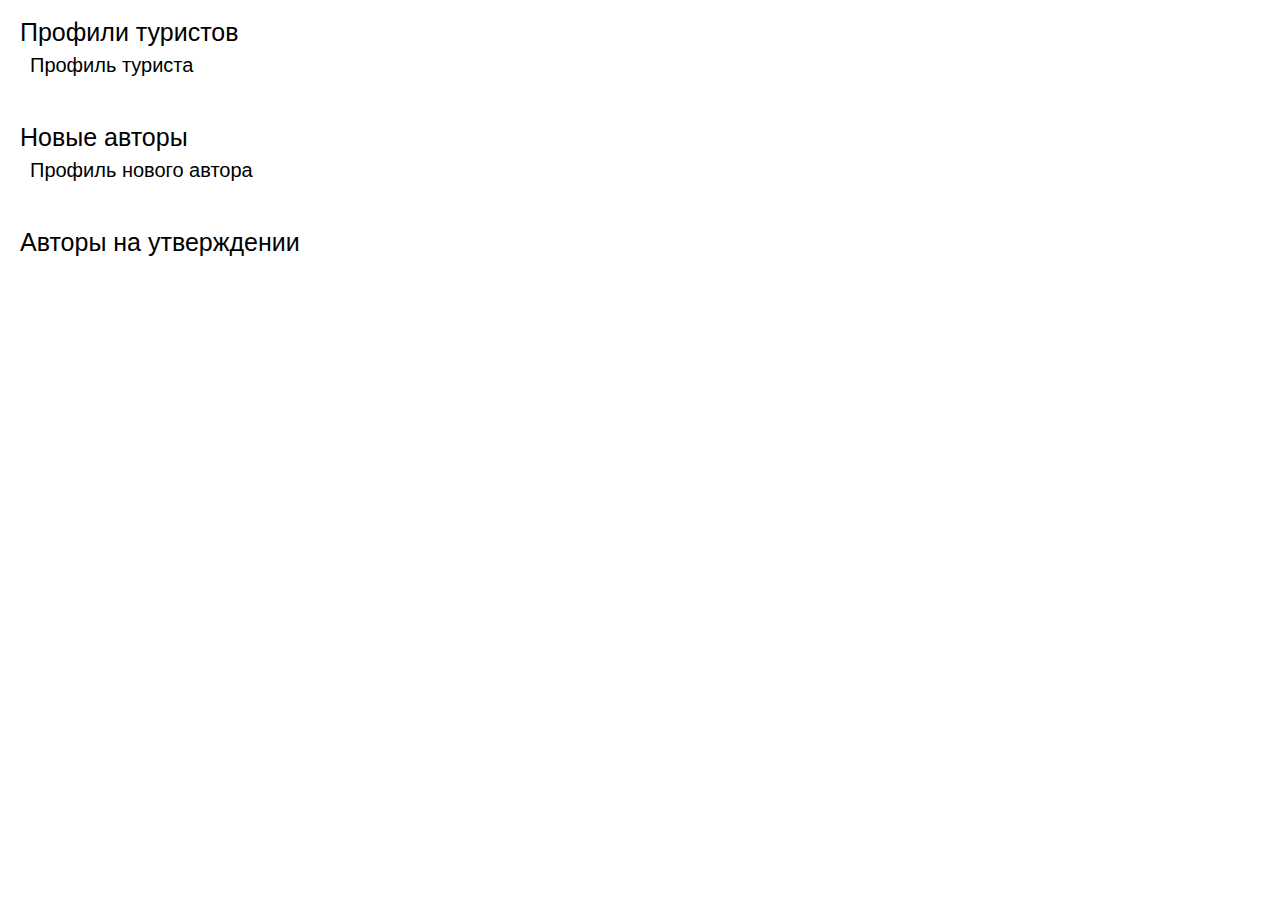
<file: index.html>
<!DOCTYPE html>
<html lang="en">

<head>
    <meta charset="UTF-8">
    <meta name="viewport" content="width=device-width, initial-scale=1.0">
    <title>Title</title>
    <link rel="stylesheet" href="css/styles.css">
</head>

<body>
    <div class="page_list">
        <div class="page_link_group">
            <div class="first_link"><a href="list_tourist.html">Профили туристов</a></div>
            <div class="sec_link"><a href="prof_tourist.html">Профиль туриста</a></div>
        </div>
        <div class="page_link_group">
            <div class="first_link"><a href="new_manufac.html">Новые авторы</a></div>
            <div class="sec_link"><a href="prof_new_author.html">Профиль нового автора</a>
            </div>
        </div>
        <div class="page_link_group">
            <div class="first_link"><a href="authors_on_approval.html">Авторы на утверждении</a></div>
        </div>
    </div>
</body>

</html>
</file>
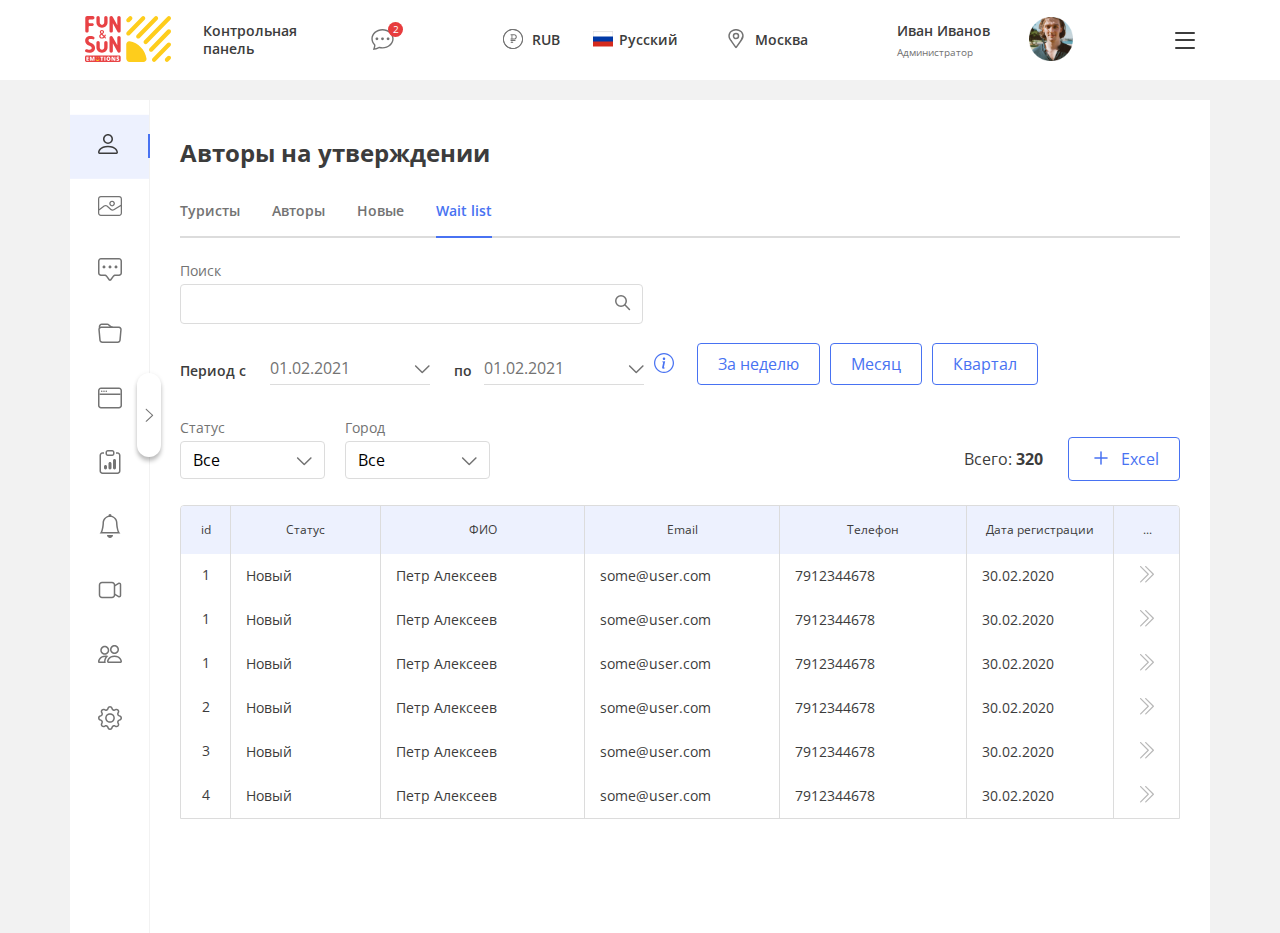
<file: authors_on_approval.html>
﻿<!DOCTYPE html>
<html lang="en">

<head>
	<meta charset="UTF-8">
	<meta name="viewport" content="width=device-width, initial-scale=1.0">
	<link rel="preconnect" href="https://fonts.gstatic.com">
	<link href="https://fonts.googleapis.com/css2?family=Open+Sans:wght@300;400;600;700;800&display=swap"
		rel="stylesheet">
	<link rel="stylesheet" href="css/styles.css">
	<title>Document</title>
</head>

<body>

	<div class="big_wrapper">
		<header class="header">
			<div class="wrapper">
				<div class="logo_n_title">
					<a href="#" class="logo">
						<img src="img/logo.svg" alt="">
					</a>
					<div class="header_title">Контрольная панель</div>
				</div>
				<div class="other">
					<div class="messege_block">
						<div class="icon">
							<img src="img/Chat_dots.svg" alt="">
						</div>
					</div>
					<div class="current_pos">
						<div class="currency">
							<div class="_drop_down_title">
								<div class="icon">
									<img src="img/russia-ruble_1.svg" alt="">
								</div>
								<div class="text">RUB</div>
							</div>
							<div class="drop_down_body">
								<div class="_drop_item">
									<div class="icon">
										<img src="img/russia-ruble_1.svg" alt="">
									</div>
									<div class="text">USD</div>
								</div>
								<div class="_drop_item">
									<div class="icon">
										<img src="img/russia-ruble_1.svg" alt="">
									</div>
									<div class="text">UAH</div>
								</div>
							</div>
						</div>
						<div class="lang">
							<div class="_drop_down_title">
								<div class="icon">
									<img src="img/flag.svg" alt="">
								</div>
								<div class="text">Русский</div>
							</div>
							<div class="drop_down_body">
								<div class="_drop_item">
									<div class="icon">
										<img src="img/flag.svg" alt="">
									</div>
									<div class="text">Беларускі</div>
								</div>
								<div class="_drop_item">
									<div class="icon">
										<img src="img/flag.svg" alt="">
									</div>
									<div class="text">Український</div>
								</div>
								<div class="_drop_item">
									<div class="icon">
										<img src="img/flag.svg" alt="">
									</div>
									<div class="text">Lietuvis</div>
								</div>
								<div class="_drop_item">
									<div class="icon">
										<img src="img/flag.svg" alt="">
									</div>
									<div class="text">Latvių</div>
								</div>
								<div class="_drop_item">
									<div class="icon">
										<img src="img/flag.svg" alt="">
									</div>
									<div class="text">Eestlane</div>
								</div>
							</div>
						</div>
						<div class="position">
							<div class="_drop_down_title">
								<div class="icon">
									<img src="img/location.svg" alt="">
								</div>
								<div class="text">Москва</div>
							</div>
						</div>
					</div>
					<div class="user_options">
						<div class="username">
							<div class="name">Иван Иванов</div>
							<div class="role">Администратор</div>
						</div>

						<div class="avatar">
							<img src="img/avatar.png" alt="">
						</div>
						<div class="burger_cont">
							<div class="burger">
								<div class="burger_bef"></div>
								<div class="burger_mid"></div>
								<div class="burger_af"></div>
							</div>
						</div>
					</div>
				</div>
			</div>
		</header>
		<main class="main">
			<div class="wrapper">
				<div class="sidebar_menu_cont  _active">
					<div class="sidebar_menu">
						<div class="sidebar_item">
							<div class="side_bar_title drop_down_title">
								<div class="icon"><img src="img/sidebar/sidebar_icon_1.svg" alt=""></div>
								<div class="text">Пользователи</div>
								<div class="arrow">
									<svg width="16" height="9" viewBox="0 0 16 9" fill="none"
										xmlns="http://www.w3.org/2000/svg">
										<path fill-rule="evenodd" clip-rule="evenodd"
											d="M0.598148 8.59289C0.667816 8.66274 0.75058 8.71815 0.841697 8.75596C0.932815 8.79377 1.0305 8.81323 1.12915 8.81323C1.2278 8.81323 1.32548 8.79377 1.4166 8.75596C1.50772 8.71815 1.59048 8.66274 1.66015 8.59289L7.75047 2.50107L13.8408 8.59289C13.9816 8.73372 14.1726 8.81284 14.3718 8.81284C14.571 8.81284 14.762 8.73372 14.9028 8.59289C15.0436 8.45206 15.1227 8.26106 15.1227 8.06189C15.1227 7.86273 15.0436 7.67172 14.9028 7.53089L8.28147 0.909572C8.2118 0.839727 8.12904 0.784313 8.03792 0.746503C7.9468 0.708694 7.84912 0.689231 7.75047 0.689231C7.65182 0.689231 7.55414 0.708694 7.46302 0.746503C7.3719 0.784313 7.28914 0.839727 7.21947 0.909571L0.598148 7.53089C0.528303 7.60056 0.472889 7.68332 0.435079 7.77444C0.397269 7.86556 0.377808 7.96324 0.377808 8.06189C0.377808 8.16054 0.397269 8.25822 0.435079 8.34934C0.472889 8.44046 0.528303 8.52322 0.598148 8.59289Z"
											fill="#3C3C3C" />
									</svg>
								</div>
							</div>
							<div class="drop_down_body">
								<div class="menu_lvl_2_link _drop_item"><a href="#">Туристы</a></div>
								<div class="menu_lvl_2_link _drop_item"><a href="#">Поставщики</a></div>
								<div class="menu_lvl_2_link _drop_item"><a href="#">Новые</a></div>
								<div class="menu_lvl_2_link _drop_item"><a href="#">На утверждении</a></div>
							</div>
						</div>
						<div class="sidebar_item">
							<div class="side_bar_title drop_down_title">
								<div class="icon"><img src="img/sidebar/sidebar_icon_2.svg" alt=""></div>
								<div class="text">Впечатления</div>
								<div class="arrow">
									<svg width="16" height="9" viewBox="0 0 16 9" fill="none"
										xmlns="http://www.w3.org/2000/svg">
										<path fill-rule="evenodd" clip-rule="evenodd"
											d="M0.598148 8.59289C0.667816 8.66274 0.75058 8.71815 0.841697 8.75596C0.932815 8.79377 1.0305 8.81323 1.12915 8.81323C1.2278 8.81323 1.32548 8.79377 1.4166 8.75596C1.50772 8.71815 1.59048 8.66274 1.66015 8.59289L7.75047 2.50107L13.8408 8.59289C13.9816 8.73372 14.1726 8.81284 14.3718 8.81284C14.571 8.81284 14.762 8.73372 14.9028 8.59289C15.0436 8.45206 15.1227 8.26106 15.1227 8.06189C15.1227 7.86273 15.0436 7.67172 14.9028 7.53089L8.28147 0.909572C8.2118 0.839727 8.12904 0.784313 8.03792 0.746503C7.9468 0.708694 7.84912 0.689231 7.75047 0.689231C7.65182 0.689231 7.55414 0.708694 7.46302 0.746503C7.3719 0.784313 7.28914 0.839727 7.21947 0.909571L0.598148 7.53089C0.528303 7.60056 0.472889 7.68332 0.435079 7.77444C0.397269 7.86556 0.377808 7.96324 0.377808 8.06189C0.377808 8.16054 0.397269 8.25822 0.435079 8.34934C0.472889 8.44046 0.528303 8.52322 0.598148 8.59289Z"
											fill="#3C3C3C" />
									</svg>
								</div>
							</div>
							<div class="drop_down_body">
								<div class="menu_lvl_2_link _drop_item"><a href="#">Туристы</a></div>
								<div class="menu_lvl_2_link _drop_item"><a href="#">Поставщики</a></div>
								<div class="menu_lvl_2_link _drop_item"><a href="#">Новые</a></div>
								<div class="menu_lvl_2_link _drop_item"><a href="#">На утверждении</a></div>
							</div>
						</div>
						<div class="sidebar_item">
							<div class="side_bar_title drop_down_title">
								<div class="icon"><img src="img/sidebar/sidebar_icon_3.svg" alt=""></div>
								<div class="text">Отзывы</div>
								<div class="arrow">
									<svg width="16" height="9" viewBox="0 0 16 9" fill="none"
										xmlns="http://www.w3.org/2000/svg">
										<path fill-rule="evenodd" clip-rule="evenodd"
											d="M0.598148 8.59289C0.667816 8.66274 0.75058 8.71815 0.841697 8.75596C0.932815 8.79377 1.0305 8.81323 1.12915 8.81323C1.2278 8.81323 1.32548 8.79377 1.4166 8.75596C1.50772 8.71815 1.59048 8.66274 1.66015 8.59289L7.75047 2.50107L13.8408 8.59289C13.9816 8.73372 14.1726 8.81284 14.3718 8.81284C14.571 8.81284 14.762 8.73372 14.9028 8.59289C15.0436 8.45206 15.1227 8.26106 15.1227 8.06189C15.1227 7.86273 15.0436 7.67172 14.9028 7.53089L8.28147 0.909572C8.2118 0.839727 8.12904 0.784313 8.03792 0.746503C7.9468 0.708694 7.84912 0.689231 7.75047 0.689231C7.65182 0.689231 7.55414 0.708694 7.46302 0.746503C7.3719 0.784313 7.28914 0.839727 7.21947 0.909571L0.598148 7.53089C0.528303 7.60056 0.472889 7.68332 0.435079 7.77444C0.397269 7.86556 0.377808 7.96324 0.377808 8.06189C0.377808 8.16054 0.397269 8.25822 0.435079 8.34934C0.472889 8.44046 0.528303 8.52322 0.598148 8.59289Z"
											fill="#3C3C3C" />
									</svg>
								</div>
							</div>
							<div class="drop_down_body">
								<div class="menu_lvl_2_link _drop_item"><a href="#">Туристы</a></div>
								<div class="menu_lvl_2_link _drop_item"><a href="#">Поставщики</a></div>
								<div class="menu_lvl_2_link _drop_item"><a href="#">Новые</a></div>
								<div class="menu_lvl_2_link _drop_item"><a href="#">На утверждении</a></div>
							</div>
						</div>
						<div class="sidebar_item">
							<div class="side_bar_title drop_down_title">
								<div class="icon"><img src="img/sidebar/sidebar_icon_4.svg" alt=""></div>
								<div class="text">Биллинг</div>
								<div class="arrow">
									<svg width="16" height="9" viewBox="0 0 16 9" fill="none"
										xmlns="http://www.w3.org/2000/svg">
										<path fill-rule="evenodd" clip-rule="evenodd"
											d="M0.598148 8.59289C0.667816 8.66274 0.75058 8.71815 0.841697 8.75596C0.932815 8.79377 1.0305 8.81323 1.12915 8.81323C1.2278 8.81323 1.32548 8.79377 1.4166 8.75596C1.50772 8.71815 1.59048 8.66274 1.66015 8.59289L7.75047 2.50107L13.8408 8.59289C13.9816 8.73372 14.1726 8.81284 14.3718 8.81284C14.571 8.81284 14.762 8.73372 14.9028 8.59289C15.0436 8.45206 15.1227 8.26106 15.1227 8.06189C15.1227 7.86273 15.0436 7.67172 14.9028 7.53089L8.28147 0.909572C8.2118 0.839727 8.12904 0.784313 8.03792 0.746503C7.9468 0.708694 7.84912 0.689231 7.75047 0.689231C7.65182 0.689231 7.55414 0.708694 7.46302 0.746503C7.3719 0.784313 7.28914 0.839727 7.21947 0.909571L0.598148 7.53089C0.528303 7.60056 0.472889 7.68332 0.435079 7.77444C0.397269 7.86556 0.377808 7.96324 0.377808 8.06189C0.377808 8.16054 0.397269 8.25822 0.435079 8.34934C0.472889 8.44046 0.528303 8.52322 0.598148 8.59289Z"
											fill="#3C3C3C" />
									</svg>
								</div>
							</div>
							<div class="drop_down_body">
								<div class="menu_lvl_2_link _drop_item"><a href="#">Туристы</a></div>
								<div class="menu_lvl_2_link _drop_item"><a href="#">Поставщики</a></div>
								<div class="menu_lvl_2_link _drop_item"><a href="#">Новые</a></div>
								<div class="menu_lvl_2_link _drop_item"><a href="#">На утверждении</a></div>
							</div>
						</div>
						<div class="sidebar_item">
							<div class="side_bar_title drop_down_title">
								<div class="icon"><img src="img/sidebar/sidebar_icon_5.svg" alt=""></div>
								<div class="text">Управление Web</div>
								<div class="arrow">
									<svg width="16" height="9" viewBox="0 0 16 9" fill="none"
										xmlns="http://www.w3.org/2000/svg">
										<path fill-rule="evenodd" clip-rule="evenodd"
											d="M0.598148 8.59289C0.667816 8.66274 0.75058 8.71815 0.841697 8.75596C0.932815 8.79377 1.0305 8.81323 1.12915 8.81323C1.2278 8.81323 1.32548 8.79377 1.4166 8.75596C1.50772 8.71815 1.59048 8.66274 1.66015 8.59289L7.75047 2.50107L13.8408 8.59289C13.9816 8.73372 14.1726 8.81284 14.3718 8.81284C14.571 8.81284 14.762 8.73372 14.9028 8.59289C15.0436 8.45206 15.1227 8.26106 15.1227 8.06189C15.1227 7.86273 15.0436 7.67172 14.9028 7.53089L8.28147 0.909572C8.2118 0.839727 8.12904 0.784313 8.03792 0.746503C7.9468 0.708694 7.84912 0.689231 7.75047 0.689231C7.65182 0.689231 7.55414 0.708694 7.46302 0.746503C7.3719 0.784313 7.28914 0.839727 7.21947 0.909571L0.598148 7.53089C0.528303 7.60056 0.472889 7.68332 0.435079 7.77444C0.397269 7.86556 0.377808 7.96324 0.377808 8.06189C0.377808 8.16054 0.397269 8.25822 0.435079 8.34934C0.472889 8.44046 0.528303 8.52322 0.598148 8.59289Z"
											fill="#3C3C3C" />
									</svg>
								</div>
							</div>
							<div class="drop_down_body">
								<div class="menu_lvl_2_link _drop_item"><a href="#">Туристы</a></div>
								<div class="menu_lvl_2_link _drop_item"><a href="#">Поставщики</a></div>
								<div class="menu_lvl_2_link _drop_item"><a href="#">Новые</a></div>
								<div class="menu_lvl_2_link _drop_item"><a href="#">На утверждении</a></div>
							</div>
						</div>
						<div class="sidebar_item">
							<div class="side_bar_title drop_down_title">
								<div class="icon"><img src="img/sidebar/sidebar_icon_6.svg" alt=""></div>
								<div class="text">Аналитика</div>
								<div class="arrow">
									<svg width="16" height="9" viewBox="0 0 16 9" fill="none"
										xmlns="http://www.w3.org/2000/svg">
										<path fill-rule="evenodd" clip-rule="evenodd"
											d="M0.598148 8.59289C0.667816 8.66274 0.75058 8.71815 0.841697 8.75596C0.932815 8.79377 1.0305 8.81323 1.12915 8.81323C1.2278 8.81323 1.32548 8.79377 1.4166 8.75596C1.50772 8.71815 1.59048 8.66274 1.66015 8.59289L7.75047 2.50107L13.8408 8.59289C13.9816 8.73372 14.1726 8.81284 14.3718 8.81284C14.571 8.81284 14.762 8.73372 14.9028 8.59289C15.0436 8.45206 15.1227 8.26106 15.1227 8.06189C15.1227 7.86273 15.0436 7.67172 14.9028 7.53089L8.28147 0.909572C8.2118 0.839727 8.12904 0.784313 8.03792 0.746503C7.9468 0.708694 7.84912 0.689231 7.75047 0.689231C7.65182 0.689231 7.55414 0.708694 7.46302 0.746503C7.3719 0.784313 7.28914 0.839727 7.21947 0.909571L0.598148 7.53089C0.528303 7.60056 0.472889 7.68332 0.435079 7.77444C0.397269 7.86556 0.377808 7.96324 0.377808 8.06189C0.377808 8.16054 0.397269 8.25822 0.435079 8.34934C0.472889 8.44046 0.528303 8.52322 0.598148 8.59289Z"
											fill="#3C3C3C" />
									</svg>
								</div>
							</div>
							<div class="drop_down_body">
								<div class="menu_lvl_2_link _drop_item"><a href="#">Туристы</a></div>
								<div class="menu_lvl_2_link _drop_item"><a href="#">Поставщики</a></div>
								<div class="menu_lvl_2_link _drop_item"><a href="#">Новые</a></div>
								<div class="menu_lvl_2_link _drop_item"><a href="#">На утверждении</a></div>
							</div>
						</div>

						<div class="sidebar_item">
							<div class="side_bar_title drop_down_title">
								<div class="icon"><img src="img/sidebar/sidebar_icon_7.svg" alt=""></div>
								<div class="text">Уведомления</div>
								<div class="arrow">
									<svg width="16" height="9" viewBox="0 0 16 9" fill="none"
										xmlns="http://www.w3.org/2000/svg">
										<path fill-rule="evenodd" clip-rule="evenodd"
											d="M0.598148 8.59289C0.667816 8.66274 0.75058 8.71815 0.841697 8.75596C0.932815 8.79377 1.0305 8.81323 1.12915 8.81323C1.2278 8.81323 1.32548 8.79377 1.4166 8.75596C1.50772 8.71815 1.59048 8.66274 1.66015 8.59289L7.75047 2.50107L13.8408 8.59289C13.9816 8.73372 14.1726 8.81284 14.3718 8.81284C14.571 8.81284 14.762 8.73372 14.9028 8.59289C15.0436 8.45206 15.1227 8.26106 15.1227 8.06189C15.1227 7.86273 15.0436 7.67172 14.9028 7.53089L8.28147 0.909572C8.2118 0.839727 8.12904 0.784313 8.03792 0.746503C7.9468 0.708694 7.84912 0.689231 7.75047 0.689231C7.65182 0.689231 7.55414 0.708694 7.46302 0.746503C7.3719 0.784313 7.28914 0.839727 7.21947 0.909571L0.598148 7.53089C0.528303 7.60056 0.472889 7.68332 0.435079 7.77444C0.397269 7.86556 0.377808 7.96324 0.377808 8.06189C0.377808 8.16054 0.397269 8.25822 0.435079 8.34934C0.472889 8.44046 0.528303 8.52322 0.598148 8.59289Z"
											fill="#3C3C3C" />
									</svg>
								</div>
							</div>
							<div class="drop_down_body">
								<div class="menu_lvl_2_link _drop_item"><a href="#">Туристы</a></div>
								<div class="menu_lvl_2_link _drop_item"><a href="#">Поставщики</a></div>
								<div class="menu_lvl_2_link _drop_item"><a href="#">Новые</a></div>
								<div class="menu_lvl_2_link _drop_item"><a href="#">На утверждении</a></div>
							</div>
						</div>
						<div class="sidebar_item">
							<div class="side_bar_title drop_down_title">
								<div class="icon"><img src="img/sidebar/sidebar_icon_8.svg" alt=""></div>
								<div class="text">Реклама</div>
								<div class="arrow">
									<svg width="16" height="9" viewBox="0 0 16 9" fill="none"
										xmlns="http://www.w3.org/2000/svg">
										<path fill-rule="evenodd" clip-rule="evenodd"
											d="M0.598148 8.59289C0.667816 8.66274 0.75058 8.71815 0.841697 8.75596C0.932815 8.79377 1.0305 8.81323 1.12915 8.81323C1.2278 8.81323 1.32548 8.79377 1.4166 8.75596C1.50772 8.71815 1.59048 8.66274 1.66015 8.59289L7.75047 2.50107L13.8408 8.59289C13.9816 8.73372 14.1726 8.81284 14.3718 8.81284C14.571 8.81284 14.762 8.73372 14.9028 8.59289C15.0436 8.45206 15.1227 8.26106 15.1227 8.06189C15.1227 7.86273 15.0436 7.67172 14.9028 7.53089L8.28147 0.909572C8.2118 0.839727 8.12904 0.784313 8.03792 0.746503C7.9468 0.708694 7.84912 0.689231 7.75047 0.689231C7.65182 0.689231 7.55414 0.708694 7.46302 0.746503C7.3719 0.784313 7.28914 0.839727 7.21947 0.909571L0.598148 7.53089C0.528303 7.60056 0.472889 7.68332 0.435079 7.77444C0.397269 7.86556 0.377808 7.96324 0.377808 8.06189C0.377808 8.16054 0.397269 8.25822 0.435079 8.34934C0.472889 8.44046 0.528303 8.52322 0.598148 8.59289Z"
											fill="#3C3C3C" />
									</svg>
								</div>
							</div>
							<div class="drop_down_body">
								<div class="menu_lvl_2_link _drop_item"><a href="#">Туристы</a></div>
								<div class="menu_lvl_2_link _drop_item"><a href="#">Поставщики</a></div>
								<div class="menu_lvl_2_link _drop_item"><a href="#">Новые</a></div>
								<div class="menu_lvl_2_link _drop_item"><a href="#">На утверждении</a></div>
							</div>
						</div>
						<div class="sidebar_item">
							<div class="side_bar_title drop_down_title">
								<div class="icon"><img src="img/sidebar/sidebar_icon_9.svg" alt=""></div>
								<div class="text">Перонал</div>
								<div class="arrow">
									<svg width="16" height="9" viewBox="0 0 16 9" fill="none"
										xmlns="http://www.w3.org/2000/svg">
										<path fill-rule="evenodd" clip-rule="evenodd"
											d="M0.598148 8.59289C0.667816 8.66274 0.75058 8.71815 0.841697 8.75596C0.932815 8.79377 1.0305 8.81323 1.12915 8.81323C1.2278 8.81323 1.32548 8.79377 1.4166 8.75596C1.50772 8.71815 1.59048 8.66274 1.66015 8.59289L7.75047 2.50107L13.8408 8.59289C13.9816 8.73372 14.1726 8.81284 14.3718 8.81284C14.571 8.81284 14.762 8.73372 14.9028 8.59289C15.0436 8.45206 15.1227 8.26106 15.1227 8.06189C15.1227 7.86273 15.0436 7.67172 14.9028 7.53089L8.28147 0.909572C8.2118 0.839727 8.12904 0.784313 8.03792 0.746503C7.9468 0.708694 7.84912 0.689231 7.75047 0.689231C7.65182 0.689231 7.55414 0.708694 7.46302 0.746503C7.3719 0.784313 7.28914 0.839727 7.21947 0.909571L0.598148 7.53089C0.528303 7.60056 0.472889 7.68332 0.435079 7.77444C0.397269 7.86556 0.377808 7.96324 0.377808 8.06189C0.377808 8.16054 0.397269 8.25822 0.435079 8.34934C0.472889 8.44046 0.528303 8.52322 0.598148 8.59289Z"
											fill="#3C3C3C" />
									</svg>
								</div>
							</div>
							<div class="drop_down_body">
								<div class="menu_lvl_2_link _drop_item"><a href="#">Туристы</a></div>
								<div class="menu_lvl_2_link _drop_item"><a href="#">Поставщики</a></div>
								<div class="menu_lvl_2_link _drop_item"><a href="#">Новые</a></div>
								<div class="menu_lvl_2_link _drop_item"><a href="#">На утверждении</a></div>
							</div>
						</div>
						<div class="sidebar_item">
							<div class="side_bar_title drop_down_title">
								<div class="icon"><img src="img/sidebar/sidebar_icon_10.svg" alt=""></div>
								<div class="text">Настройки</div>
								<div class="arrow">
									<svg width="16" height="9" viewBox="0 0 16 9" fill="none"
										xmlns="http://www.w3.org/2000/svg">
										<path fill-rule="evenodd" clip-rule="evenodd"
											d="M0.598148 8.59289C0.667816 8.66274 0.75058 8.71815 0.841697 8.75596C0.932815 8.79377 1.0305 8.81323 1.12915 8.81323C1.2278 8.81323 1.32548 8.79377 1.4166 8.75596C1.50772 8.71815 1.59048 8.66274 1.66015 8.59289L7.75047 2.50107L13.8408 8.59289C13.9816 8.73372 14.1726 8.81284 14.3718 8.81284C14.571 8.81284 14.762 8.73372 14.9028 8.59289C15.0436 8.45206 15.1227 8.26106 15.1227 8.06189C15.1227 7.86273 15.0436 7.67172 14.9028 7.53089L8.28147 0.909572C8.2118 0.839727 8.12904 0.784313 8.03792 0.746503C7.9468 0.708694 7.84912 0.689231 7.75047 0.689231C7.65182 0.689231 7.55414 0.708694 7.46302 0.746503C7.3719 0.784313 7.28914 0.839727 7.21947 0.909571L0.598148 7.53089C0.528303 7.60056 0.472889 7.68332 0.435079 7.77444C0.397269 7.86556 0.377808 7.96324 0.377808 8.06189C0.377808 8.16054 0.397269 8.25822 0.435079 8.34934C0.472889 8.44046 0.528303 8.52322 0.598148 8.59289Z"
											fill="#3C3C3C" />
									</svg>
								</div>
							</div>
							<div class="drop_down_body">
								<div class="menu_lvl_2_link _drop_item"><a href="#">Туристы</a></div>
								<div class="menu_lvl_2_link _drop_item"><a href="#">Поставщики</a></div>
								<div class="menu_lvl_2_link _drop_item"><a href="#">Новые</a></div>
								<div class="menu_lvl_2_link _drop_item"><a href="#">На утверждении</a></div>
							</div>
						</div>
						<div class="sidebar_arrow _active" id="sidebar_arrow">
							<img src="img/sidebar/side_bar_arrow.svg" alt="">
						</div>
					</div>
				</div>
				<div class="sidebar_arrow" id="sidebar_arrow_2">
					<img src="img/sidebar/side_bar_arrow.svg" alt="">
				</div>
				<div class="main_content_box">
					<h1 class="page_title">Авторы на утверждении</h1>
					<div class="tabs_header">
						<div class="tab_link ">Туристы</div>
						<div class="tab_link">Авторы</div>
						<div class="tab_link ">Новые</div>
						<div class="tab_link _active">Wait list</div>
					</div>
					<div class="tabs_body_content">
						<div class="tab_body">
							<div class="first_search_row">
								<div class="search_title">Поиск</div>
								<div class="search_row">
									<input type="text" placeholder="">
									<div class="icon">
										<img src="img/search_icon.svg" alt="">
									</div>
								</div>
							</div>
							<div class="calendar_search_row">
								<div class="calendar_container">
									<div class="calendar_item _calendar_cont">
										<div class="item_title">Период с</div>
										<div class="drop_dowm_list">
											<div class="datepicker">
												<div class="text">01.02.2021</div>
												<div class="arrow">
													<img src="img/arrow_down.svg" alt="">
												</div>
											</div>
											<div class="calendar">
												<div class="calendar_header">
													<div class="calendar_title">Выберите период</div>
													<div class="buttons">
														<div class="button">За неделю</div>
														<div class="button">Месяц</div>
														<div class="button">Квартал</div>
													</div>
												</div>
												<div class="calendar_main_cont">
													<div class="caelndar_arrow _prev">
														<img src="img/calendar_arrow.svg" alt="">
													</div>
													<div class="calendar_mounth">
														<div class="mounth_header">
															<div class="mounth_name">Январь</div>
															<div class="year">2021</div>
															<div class="arrows_cont">
																<div class="upper"></div>
																<div class="lower"></div>
															</div>
														</div>
														<div class="mounth_body">
															<div class="week_days">
																<div class="name_item">пн</div>
																<div class="name_item">вт</div>
																<div class="name_item">ср</div>
																<div class="name_item">чт</div>
																<div class="name_item">пт</div>
																<div class="name_item">сб</div>
																<div class="name_item">вс</div>
															</div>
															<div class="numbers_body">
																<div class="number_item"></div>
																<div class="number_item"></div>
																<div class="number_item"></div>
																<div class="number_item"></div>
																<div class="number_item">1</div>
																<div class="number_item">2</div>
																<div class="number_item">3</div>
																<div class="number_item">4</div>
																<div class="number_item">5</div>
																<div class="number_item">6</div>
																<div class="number_item">7</div>
																<div class="number_item">8</div>
																<div class="number_item">9</div>
																<div class="number_item">10</div>
																<div class="number_item">11</div>
																<div class="number_item">12</div>
																<div class="number_item">13</div>
																<div class="number_item">14</div>
																<div class="number_item">15</div>
																<div class="number_item">16</div>
																<div class="number_item">17</div>
																<div class="number_item">18</div>
																<div class="number_item">19</div>
																<div class="number_item">20</div>
																<div class="number_item">21</div>
																<div class="number_item">22</div>
																<div class="number_item">23</div>
																<div class="number_item">24</div>
																<div class="number_item">25</div>
																<div class="number_item">26</div>
																<div class="number_item">27</div>
																<div class="number_item">28</div>
																<div class="number_item">29</div>
																<div class="number_item">30</div>
																<div class="number_item">31</div>
																<div class="number_item"></div>
																<div class="number_item"></div>
																<div class="number_item"></div>
																<div class="number_item"></div>
																<div class="number_item"></div>
																<div class="number_item"></div>
																<div class="number_item"></div>
															</div>
														</div>
													</div>
													<div class="calendar_mounth">
														<div class="mounth_header">
															<div class="mounth_name">Февраль</div>
															<div class="year">2021</div>
															<div class="arrows_cont">
																<div class="upper"></div>
																<div class="lower"></div>
															</div>
														</div>
														<div class="mounth_body">
															<div class="week_days">
																<div class="name_item">пн</div>
																<div class="name_item">вт</div>
																<div class="name_item">ср</div>
																<div class="name_item">чт</div>
																<div class="name_item">пт</div>
																<div class="name_item">сб</div>
																<div class="name_item">вс</div>
															</div>
															<div class="numbers_body">

																<div class="number_item">1</div>
																<div class="number_item">2</div>
																<div class="number_item">3</div>
																<div class="number_item">4</div>
																<div class="number_item">5</div>
																<div class="number_item">6</div>
																<div class="number_item">7</div>
																<div class="number_item">8</div>
																<div class="number_item">9</div>
																<div class="number_item">10</div>
																<div class="number_item">11</div>
																<div class="number_item">12</div>
																<div class="number_item">13</div>
																<div class="number_item">14</div>
																<div class="number_item">15</div>
																<div class="number_item">16</div>
																<div class="number_item">17</div>
																<div class="number_item">18</div>
																<div class="number_item">19</div>
																<div class="number_item">20</div>
																<div class="number_item">21</div>
																<div class="number_item">22</div>
																<div class="number_item">23</div>
																<div class="number_item">24</div>
																<div class="number_item">25</div>
																<div class="number_item">26</div>
																<div class="number_item">27</div>
																<div class="number_item">28</div>
																<div class="number_item"></div>
																<div class="number_item"></div>
																<div class="number_item"></div>
																<div class="number_item"></div>
																<div class="number_item"></div>
																<div class="number_item"></div>
																<div class="number_item"></div>
																<div class="number_item"></div>
																<div class="number_item"></div>
																<div class="number_item"></div>
																<div class="number_item"></div>
																<div class="number_item"></div>
																<div class="number_item"></div>
																<div class="number_item"></div>
															</div>
														</div>
													</div>
													<div class="caelndar_arrow _next">
														<img src="img/calendar_arrow.svg" alt="">
													</div>
												</div>
											</div>
										</div>
									</div>
									<div class="calendar_item">
										<div class="item_title">по</div>
										<div class="drop_dowm_list">
											<div class="datepicker">
												<div class="text">01.02.2021</div>
												<div class="arrow">
													<img src="img/arrow_down.svg" alt="">
												</div>
											</div>

										</div>
									</div>
								</div>
								<div class="info_container">
									<div class="icon_cont">
										<img src="img/info_icon.svg" alt="">
									</div>
									<div class="buttons">
										<div class="button">За неделю</div>
										<div class="button">Месяц</div>
										<div class="button">Квартал</div>
									</div>
								</div>
							</div>
							<div class="tourist_table">
								<div class="table_header">
									<div class="filter_cont">
										<div class="filter_item">
											<div class="item_title">Статус</div>
											<div class="drop_down_list">
												<div class="_drop_down_title">
													<div class="text">Все</div>
													<div class="arrow">
														<img src="img/arrow_down.svg" alt="">
													</div>
												</div>
												<div class="drop_down_body">
													<div class="_drop_item">Все</div>
													<div class="_drop_item">Все</div>
													<div class="_drop_item">Все</div>
													<div class="_drop_item">Все</div>
												</div>
											</div>
										</div>
										<div class="filter_item">
											<div class="item_title">Город</div>
											<div class="drop_down_list">
												<div class="_drop_down_title">
													<div class="text">Все</div>
													<div class="arrow">
														<img src="img/arrow_down.svg" alt="">
													</div>
												</div>
												<div class="drop_down_body">
													<div class="_drop_item">Все</div>
													<div class="_drop_item">Все</div>
													<div class="_drop_item">Все</div>
													<div class="_drop_item">Все</div>
												</div>
											</div>
										</div>
									</div>
									<div class="excel_cont">
										<div class="all">
											Всего: <b>320</b>
										</div>
										<div class="excel_btn">
											<div class="icon">
												<img src="img/Plus.svg" alt="">
											</div>
											<div class="text">Excel</div>
										</div>
									</div>
								</div>
								<div class="main_table _authors_on_approval">
									<div class="table_info_header">
										<div class="table_item">id</div>
										<div class="table_item">Статус</div>
										<div class="table_item">ФИО</div>
										<div class="table_item">Email</div>
										<div class="table_item">Телефон</div>
										<div class="table_item">Дата регистрации</div>
										<div class="table_item">...</div>
									</div>
									<div class="table_body">
										<div class="table_row">
											<div class="table_item">1</div>
											<div class="table_item">Новый</div>
											<div class="table_item">Петр Алексеев</div>
											<div class="table_item">some@user.com</div>
											<div class="table_item">7912344678</div>
											<div class="table_item">30.02.2020</div>
											<div class="table_item">
												<img src="img/double_arrow.svg" alt="">
											</div>
										</div>
										<div class="table_row">
											<div class="table_item">1</div>
											<div class="table_item">Новый</div>
											<div class="table_item">Петр Алексеев</div>
											<div class="table_item">some@user.com</div>
											<div class="table_item">7912344678</div>
											<div class="table_item">30.02.2020</div>
											<div class="table_item">
												<img src="img/double_arrow.svg" alt="">
											</div>
										</div>
										<div class="table_row">
											<div class="table_item">1</div>
											<div class="table_item">Новый</div>
											<div class="table_item">Петр Алексеев</div>
											<div class="table_item">some@user.com</div>
											<div class="table_item">7912344678</div>
											<div class="table_item">30.02.2020</div>
											<div class="table_item">
												<img src="img/double_arrow.svg" alt="">
											</div>
										</div>
										<div class="table_row">
											<div class="table_item">2</div>
											<div class="table_item">Новый</div>
											<div class="table_item">Петр Алексеев</div>
											<div class="table_item">some@user.com</div>
											<div class="table_item">7912344678</div>
											<div class="table_item">30.02.2020</div>
											<div class="table_item">
												<img src="img/double_arrow.svg" alt="">
											</div>
										</div>
										<div class="table_row">
											<div class="table_item">3</div>
											<div class="table_item">Новый</div>
											<div class="table_item">Петр Алексеев</div>
											<div class="table_item">some@user.com</div>
											<div class="table_item">7912344678</div>
											<div class="table_item">30.02.2020</div>
											<div class="table_item">
												<img src="img/double_arrow.svg" alt="">
											</div>
										</div>
										<div class="table_row">
											<div class="table_item">4</div>
											<div class="table_item">Новый</div>
											<div class="table_item">Петр Алексеев</div>
											<div class="table_item">some@user.com</div>
											<div class="table_item">7912344678</div>
											<div class="table_item">30.02.2020</div>
											<div class="table_item">
												<img src="img/double_arrow.svg" alt="">
											</div>
										</div>

									</div>
								</div>
							</div>
						</div>

					</div>
				</div>
			</div>
		</main>
		<div class="calendar_black"></div>
	</div>


	<script src="scripts/jquery-3.5.1.min.js"></script>
	<script src="scripts/scripts.js"></script>
</body>

</html>
</file>
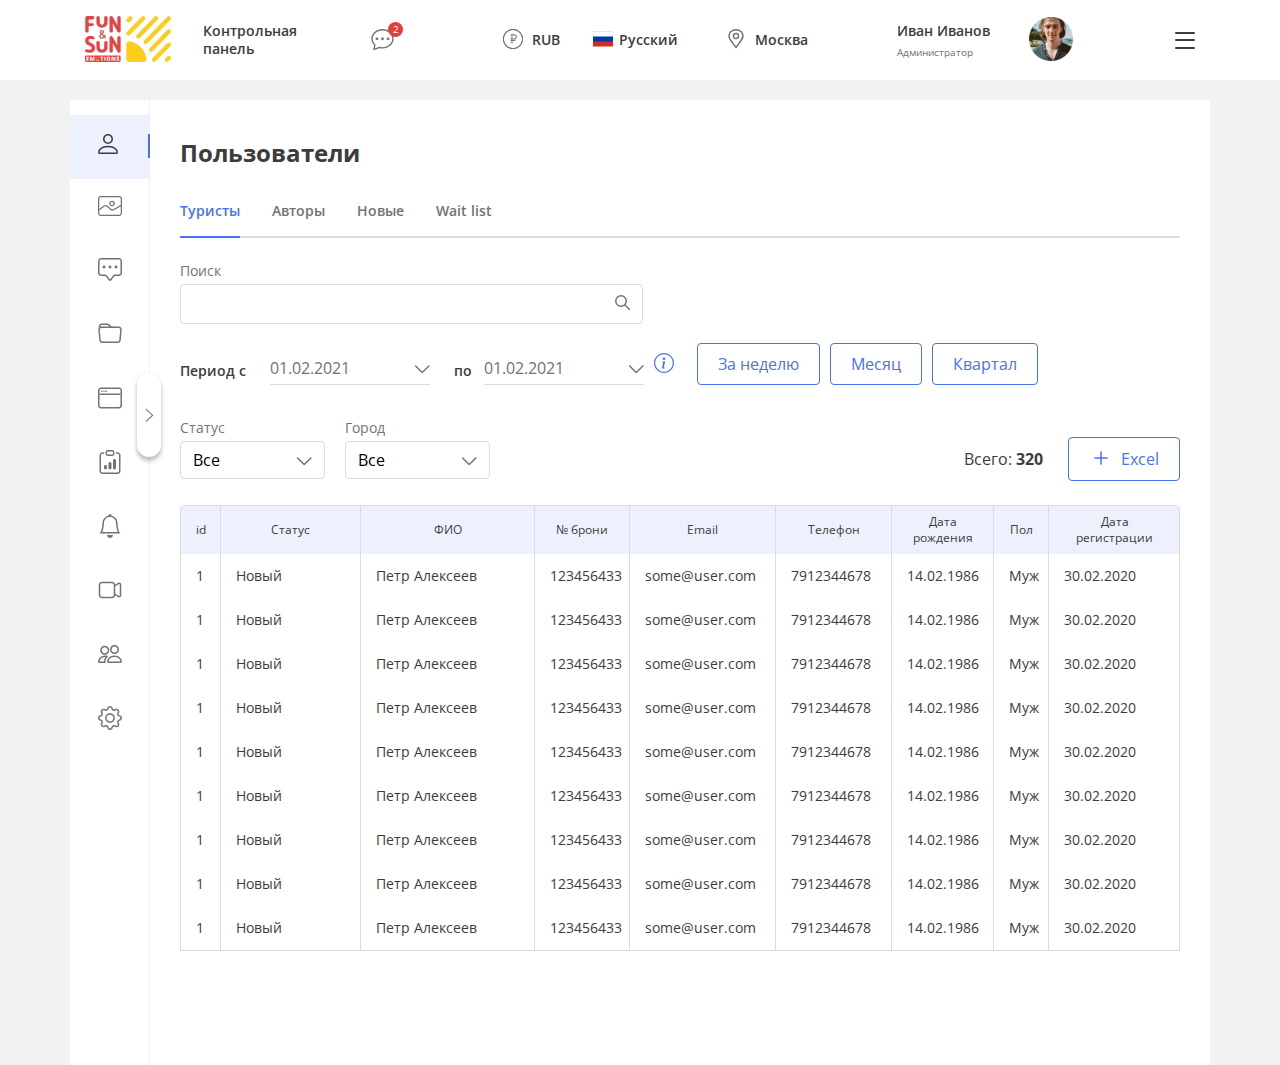
<file: list_tourist.html>
﻿<!DOCTYPE html>
<html lang="en">

<head>
	<meta charset="UTF-8">
	<meta name="viewport" content="width=device-width, initial-scale=1.0">
	<link rel="preconnect" href="https://fonts.gstatic.com">
	<link href="https://fonts.googleapis.com/css2?family=Open+Sans:wght@300;400;600;700;800&display=swap"
		rel="stylesheet">
	<link rel="stylesheet" href="css/styles.css">

	<title>Document</title>
</head>

<body>

	<div class="big_wrapper">
		<header class="header">
			<div class="wrapper">
				<div class="logo_n_title">
					<a href="#" class="logo">
						<img src="img/logo.svg" alt="">
					</a>
					<div class="header_title">Контрольная панель</div>
				</div>
				<div class="other">
					<div class="messege_block">
						<div class="icon">
							<img src="img/Chat_dots.svg" alt="">
						</div>
					</div>
					<div class="current_pos">
						<div class="currency">
							<div class="_drop_down_title">
								<div class="icon">
									<img src="img/russia-ruble_1.svg" alt="">
								</div>
								<div class="text">RUB</div>
							</div>
							<div class="drop_down_body">
								<div class="_drop_item">
									<div class="icon">
										<img src="img/russia-ruble_1.svg" alt="">
									</div>
									<div class="text">USD</div>
								</div>
								<div class="_drop_item">
									<div class="icon">
										<img src="img/russia-ruble_1.svg" alt="">
									</div>
									<div class="text">UAH</div>
								</div>
							</div>
						</div>
						<div class="lang">
							<div class="_drop_down_title">
								<div class="icon">
									<img src="img/flag.svg" alt="">
								</div>
								<div class="text">Русский</div>
							</div>
							<div class="drop_down_body">
								<div class="_drop_item">
									<div class="icon">
										<img src="img/flag.svg" alt="">
									</div>
									<div class="text">Беларускі</div>
								</div>
								<div class="_drop_item">
									<div class="icon">
										<img src="img/flag.svg" alt="">
									</div>
									<div class="text">Український</div>
								</div>
								<div class="_drop_item">
									<div class="icon">
										<img src="img/flag.svg" alt="">
									</div>
									<div class="text">Lietuvis</div>
								</div>
								<div class="_drop_item">
									<div class="icon">
										<img src="img/flag.svg" alt="">
									</div>
									<div class="text">Latvių</div>
								</div>
								<div class="_drop_item">
									<div class="icon">
										<img src="img/flag.svg" alt="">
									</div>
									<div class="text">Eestlane</div>
								</div>
							</div>
						</div>
						<div class="position">
							<div class="_drop_down_title">
								<div class="icon">
									<img src="img/location.svg" alt="">
								</div>
								<div class="text">Москва</div>
							</div>
						</div>
					</div>
					<div class="user_options">
						<div class="username">
							<div class="name">Иван Иванов</div>
							<div class="role">Администратор</div>
						</div>

						<div class="avatar">
							<img src="img/avatar.png" alt="">
						</div>
						<div class="burger_cont">
							<div class="burger">
								<div class="burger_bef"></div>
								<div class="burger_mid"></div>
								<div class="burger_af"></div>
							</div>
						</div>
					</div>
				</div>
			</div>
		</header>
		<main class="main">
			<div class="wrapper">
				<div class="sidebar_menu_cont  _active">
					<div class="sidebar_menu">
						<div class="sidebar_item">
							<div class="side_bar_title drop_down_title">
								<div class="icon"><img src="img/sidebar/sidebar_icon_1.svg" alt=""></div>
								<div class="text">Пользователи</div>
							</div>
							<div class="drop_down_body">
								<div class="menu_lvl_2_link _drop_item"><a href="#">Туристы</a></div>
								<div class="menu_lvl_2_link _drop_item"><a href="#">Поставщики</a></div>
								<div class="menu_lvl_2_link _drop_item"><a href="#">Новые</a></div>
								<div class="menu_lvl_2_link _drop_item"><a href="#">На утверждении</a></div>
							</div>
						</div>
						<div class="sidebar_item">
							<div class="side_bar_title drop_down_title">
								<div class="icon"><img src="img/sidebar/sidebar_icon_2.svg" alt=""></div>
								<div class="text">Впечатления</div>
							</div>
							<div class="drop_down_body">
								<div class="menu_lvl_2_link _drop_item"><a href="#">Туристы</a></div>
								<div class="menu_lvl_2_link _drop_item"><a href="#">Поставщики</a></div>
								<div class="menu_lvl_2_link _drop_item"><a href="#">Новые</a></div>
								<div class="menu_lvl_2_link _drop_item"><a href="#">На утверждении</a></div>
							</div>
						</div>
						<div class="sidebar_item">
							<div class="side_bar_title drop_down_title">
								<div class="icon"><img src="img/sidebar/sidebar_icon_3.svg" alt=""></div>
								<div class="text">Отзывы</div>
							</div>
							<div class="drop_down_body">
								<div class="menu_lvl_2_link _drop_item"><a href="#">Туристы</a></div>
								<div class="menu_lvl_2_link _drop_item"><a href="#">Поставщики</a></div>
								<div class="menu_lvl_2_link _drop_item"><a href="#">Новые</a></div>
								<div class="menu_lvl_2_link _drop_item"><a href="#">На утверждении</a></div>
							</div>
						</div>
						<div class="sidebar_item">
							<div class="side_bar_title drop_down_title">
								<div class="icon"><img src="img/sidebar/sidebar_icon_4.svg" alt=""></div>
								<div class="text">Биллинг</div>
							</div>
							<div class="drop_down_body">
								<div class="menu_lvl_2_link _drop_item"><a href="#">Туристы</a></div>
								<div class="menu_lvl_2_link _drop_item"><a href="#">Поставщики</a></div>
								<div class="menu_lvl_2_link _drop_item"><a href="#">Новые</a></div>
								<div class="menu_lvl_2_link _drop_item"><a href="#">На утверждении</a></div>
							</div>
						</div>
						<div class="sidebar_item">
							<div class="side_bar_title drop_down_title">
								<div class="icon"><img src="img/sidebar/sidebar_icon_5.svg" alt=""></div>
								<div class="text">Управление Web</div>
							</div>
							<div class="drop_down_body">
								<div class="menu_lvl_2_link _drop_item"><a href="#">Туристы</a></div>
								<div class="menu_lvl_2_link _drop_item"><a href="#">Поставщики</a></div>
								<div class="menu_lvl_2_link _drop_item"><a href="#">Новые</a></div>
								<div class="menu_lvl_2_link _drop_item"><a href="#">На утверждении</a></div>
							</div>
						</div>
						<div class="sidebar_item">
							<div class="side_bar_title drop_down_title">
								<div class="icon"><img src="img/sidebar/sidebar_icon_6.svg" alt=""></div>
								<div class="text">Аналитика</div>
							</div>
							<div class="drop_down_body">
								<div class="menu_lvl_2_link _drop_item"><a href="#">Туристы</a></div>
								<div class="menu_lvl_2_link _drop_item"><a href="#">Поставщики</a></div>
								<div class="menu_lvl_2_link _drop_item"><a href="#">Новые</a></div>
								<div class="menu_lvl_2_link _drop_item"><a href="#">На утверждении</a></div>
							</div>
						</div>

						<div class="sidebar_item">
							<div class="side_bar_title drop_down_title">
								<div class="icon"><img src="img/sidebar/sidebar_icon_7.svg" alt=""></div>
								<div class="text">Уведомления</div>
							</div>
							<div class="drop_down_body">
								<div class="menu_lvl_2_link _drop_item"><a href="#">Туристы</a></div>
								<div class="menu_lvl_2_link _drop_item"><a href="#">Поставщики</a></div>
								<div class="menu_lvl_2_link _drop_item"><a href="#">Новые</a></div>
								<div class="menu_lvl_2_link _drop_item"><a href="#">На утверждении</a></div>
							</div>
						</div>
						<div class="sidebar_item">
							<div class="side_bar_title drop_down_title">
								<div class="icon"><img src="img/sidebar/sidebar_icon_8.svg" alt=""></div>
								<div class="text">Реклама</div>
							</div>
							<div class="drop_down_body">
								<div class="menu_lvl_2_link _drop_item"><a href="#">Туристы</a></div>
								<div class="menu_lvl_2_link _drop_item"><a href="#">Поставщики</a></div>
								<div class="menu_lvl_2_link _drop_item"><a href="#">Новые</a></div>
								<div class="menu_lvl_2_link _drop_item"><a href="#">На утверждении</a></div>
							</div>
						</div>
						<div class="sidebar_item">
							<div class="side_bar_title drop_down_title">
								<div class="icon"><img src="img/sidebar/sidebar_icon_9.svg" alt=""></div>
								<div class="text">Перонал</div>
							</div>
							<div class="drop_down_body">
								<div class="menu_lvl_2_link _drop_item"><a href="#">Туристы</a></div>
								<div class="menu_lvl_2_link _drop_item"><a href="#">Поставщики</a></div>
								<div class="menu_lvl_2_link _drop_item"><a href="#">Новые</a></div>
								<div class="menu_lvl_2_link _drop_item"><a href="#">На утверждении</a></div>
							</div>
						</div>
						<div class="sidebar_item">
							<div class="side_bar_title drop_down_title">
								<div class="icon"><img src="img/sidebar/sidebar_icon_10.svg" alt=""></div>
								<div class="text">Настройки</div>
							</div>
							<div class="drop_down_body">
								<div class="menu_lvl_2_link _drop_item"><a href="#">Туристы</a></div>
								<div class="menu_lvl_2_link _drop_item"><a href="#">Поставщики</a></div>
								<div class="menu_lvl_2_link _drop_item"><a href="#">Новые</a></div>
								<div class="menu_lvl_2_link _drop_item"><a href="#">На утверждении</a></div>
							</div>
						</div>
						<div class="sidebar_arrow _active" id="sidebar_arrow">
							<img src="img/sidebar/side_bar_arrow.svg" alt="">
						</div>
					</div>
				</div>
				<div class="sidebar_arrow" id="sidebar_arrow_2">
					<img src="img/sidebar/side_bar_arrow.svg" alt="">
				</div>
				<div class="main_content_box">
					<h1 class="page_title">Пользователи</h1>
					<div class="tabs_header">
						<div class="tab_link _active">Туристы</div>
						<div class="tab_link">Авторы</div>
						<div class="tab_link">Новые</div>
						<div class="tab_link">Wait list</div>
					</div>
					<div class="tabs_body_content">
						<div class="tab_body">
							<div class="first_search_row">
								<div class="search_title">Поиск</div>
								<div class="search_row">
									<input type="text" placeholder="">
									<div class="icon">
										<img src="img/search_icon.svg" alt="">
									</div>
								</div>
							</div>
							<div class="calendar_search_row">
								<div class="calendar_container">
									<div class="calendar_item">
										<div class="item_title">Период с</div>
										<div class="drop_dowm_list _calendar_cont">
											<div class=" datepicker">
												<div class="text">01.02.2021</div>
												<div class="arrow">
													<img src="img/arrow_down.svg" alt="">
												</div>
											</div>
											<div class="calendar">
												<div class="calendar_header">
													<div class="calendar_title">Выберите период</div>
													<div class="buttons">
														<div class="button">За неделю</div>
														<div class="button">Месяц</div>
														<div class="button">Квартал</div>
													</div>
												</div>
												<div class="calendar_main_cont">
													<div class="caelndar_arrow _prev">
														<img src="img/calendar_arrow.svg" alt="">
													</div>
													<div class="calendar_mounth">
														<div class="mounth_header">
															<div class="mounth_name">Январь</div>
															<div class="year">2021</div>
															<div class="arrows_cont">
																<div class="upper"></div>
																<div class="lower"></div>
															</div>
														</div>
														<div class="mounth_body">
															<div class="week_days">
																<div class="name_item">пн</div>
																<div class="name_item">вт</div>
																<div class="name_item">ср</div>
																<div class="name_item">чт</div>
																<div class="name_item">пт</div>
																<div class="name_item">сб</div>
																<div class="name_item">вс</div>
															</div>
															<div class="numbers_body">
																<div class="number_item"></div>
																<div class="number_item"></div>
																<div class="number_item"></div>
																<div class="number_item"></div>
																<div class="number_item">1</div>
																<div class="number_item">2</div>
																<div class="number_item">3</div>
																<div class="number_item">4</div>
																<div class="number_item">5</div>
																<div class="number_item">6</div>
																<div class="number_item">7</div>
																<div class="number_item">8</div>
																<div class="number_item">9</div>
																<div class="number_item">10</div>
																<div class="number_item">11</div>
																<div class="number_item">12</div>
																<div class="number_item">13</div>
																<div class="number_item">14</div>
																<div class="number_item">15</div>
																<div class="number_item">16</div>
																<div class="number_item">17</div>
																<div class="number_item">18</div>
																<div class="number_item">19</div>
																<div class="number_item">20</div>
																<div class="number_item">21</div>
																<div class="number_item">22</div>
																<div class="number_item">23</div>
																<div class="number_item">24</div>
																<div class="number_item">25</div>
																<div class="number_item">26</div>
																<div class="number_item">27</div>
																<div class="number_item">28</div>
																<div class="number_item">29</div>
																<div class="number_item">30</div>
																<div class="number_item">31</div>
																<div class="number_item"></div>
																<div class="number_item"></div>
																<div class="number_item"></div>
																<div class="number_item"></div>
																<div class="number_item"></div>
																<div class="number_item"></div>
																<div class="number_item"></div>
															</div>
														</div>
													</div>
													<div class="calendar_mounth">
														<div class="mounth_header">
															<div class="mounth_name">Февраль</div>
															<div class="year">2021</div>
															<div class="arrows_cont">
																<div class="upper"></div>
																<div class="lower"></div>
															</div>
														</div>
														<div class="mounth_body">
															<div class="week_days">
																<div class="name_item">пн</div>
																<div class="name_item">вт</div>
																<div class="name_item">ср</div>
																<div class="name_item">чт</div>
																<div class="name_item">пт</div>
																<div class="name_item">сб</div>
																<div class="name_item">вс</div>
															</div>
															<div class="numbers_body">

																<div class="number_item">1</div>
																<div class="number_item">2</div>
																<div class="number_item">3</div>
																<div class="number_item">4</div>
																<div class="number_item">5</div>
																<div class="number_item">6</div>
																<div class="number_item">7</div>
																<div class="number_item">8</div>
																<div class="number_item">9</div>
																<div class="number_item">10</div>
																<div class="number_item">11</div>
																<div class="number_item">12</div>
																<div class="number_item">13</div>
																<div class="number_item">14</div>
																<div class="number_item">15</div>
																<div class="number_item">16</div>
																<div class="number_item">17</div>
																<div class="number_item">18</div>
																<div class="number_item">19</div>
																<div class="number_item">20</div>
																<div class="number_item">21</div>
																<div class="number_item">22</div>
																<div class="number_item">23</div>
																<div class="number_item">24</div>
																<div class="number_item">25</div>
																<div class="number_item">26</div>
																<div class="number_item">27</div>
																<div class="number_item">28</div>
																<div class="number_item"></div>
																<div class="number_item"></div>
																<div class="number_item"></div>
																<div class="number_item"></div>
																<div class="number_item"></div>
																<div class="number_item"></div>
																<div class="number_item"></div>
																<div class="number_item"></div>
																<div class="number_item"></div>
																<div class="number_item"></div>
																<div class="number_item"></div>
																<div class="number_item"></div>
																<div class="number_item"></div>
																<div class="number_item"></div>
															</div>
														</div>
													</div>
													<div class="caelndar_arrow _next">
														<img src="img/calendar_arrow.svg" alt="">
													</div>
												</div>
											</div>
										</div>
									</div>
									<div class="calendar_item">
										<div class="item_title">по</div>
										<div class="drop_dowm_list">
											<div class=" datepicker">
												<div class="text">01.02.2021</div>
												<div class="arrow">
													<img src="img/arrow_down.svg" alt="">
												</div>
											</div>

										</div>
									</div>
								</div>
								<div class="info_container">
									<div class="icon_cont">
										<img src="img/info_icon.svg" alt="">
									</div>
									<div class="buttons">
										<div class="button">За неделю</div>
										<div class="button">Месяц</div>
										<div class="button">Квартал</div>
									</div>
								</div>
							</div>
							<div class="tourist_table">
								<div class="table_header">
									<div class="filter_cont">
										<div class="filter_item">
											<div class="item_title">Статус</div>
											<div class="drop_down_list">
												<div class="_drop_down_title">
													<div class="text">Все</div>
													<div class="arrow">
														<img src="img/arrow_down.svg" alt="">
													</div>
												</div>
												<div class="drop_down_body">
													<div class="_drop_item">Все</div>
													<div class="_drop_item">Все</div>
													<div class="_drop_item">Все</div>
													<div class="_drop_item">Все</div>
												</div>
											</div>
										</div>
										<div class="filter_item">
											<div class="item_title">Город</div>
											<div class="drop_down_list">
												<div class="_drop_down_title">
													<div class="text">Все</div>
													<div class="arrow">
														<img src="img/arrow_down.svg" alt="">
													</div>
												</div>
												<div class="drop_down_body">
													<div class="_drop_item">Все</div>
													<div class="_drop_item">Все</div>
													<div class="_drop_item">Все</div>
													<div class="_drop_item">Все</div>
												</div>
											</div>
										</div>
									</div>
									<div class="excel_cont">
										<div class="all">
											Всего: <b>320</b>
										</div>
										<div class="excel_btn">
											<div class="icon">
												<img src="img/Plus.svg" alt="">
											</div>
											<div class="text">Excel</div>
										</div>
									</div>
								</div>
								<div class="main_table">
									<div class="table_info_header">
										<div class="table_item">id</div>
										<div class="table_item">Статус</div>
										<div class="table_item">ФИО</div>
										<div class="table_item">№ брони</div>
										<div class="table_item">Email</div>
										<div class="table_item">Телефон</div>
										<div class="table_item">Дата рождения</div>
										<div class="table_item">Пол</div>
										<div class="table_item">Дата регистрации</div>
									</div>
									<div class="table_body">
										<div class="table_row">
											<div class="table_item">1</div>
											<div class="table_item">Новый</div>
											<div class="table_item">Петр Алексеев</div>
											<div class="table_item">123456433</div>
											<div class="table_item">some@user.com</div>
											<div class="table_item">7912344678</div>
											<div class="table_item">14.02.1986</div>
											<div class="table_item">Муж</div>
											<div class="table_item">30.02.2020</div>
										</div>
										<div class="table_row">
											<div class="table_item">1</div>
											<div class="table_item">Новый</div>
											<div class="table_item">Петр Алексеев</div>
											<div class="table_item">123456433</div>
											<div class="table_item">some@user.com</div>
											<div class="table_item">7912344678</div>
											<div class="table_item">14.02.1986</div>
											<div class="table_item">Муж</div>
											<div class="table_item">30.02.2020</div>
										</div>
										<div class="table_row">
											<div class="table_item">1</div>
											<div class="table_item">Новый</div>
											<div class="table_item">Петр Алексеев</div>
											<div class="table_item">123456433</div>
											<div class="table_item">some@user.com</div>
											<div class="table_item">7912344678</div>
											<div class="table_item">14.02.1986</div>
											<div class="table_item">Муж</div>
											<div class="table_item">30.02.2020</div>
										</div>
										<div class="table_row">
											<div class="table_item">1</div>
											<div class="table_item">Новый</div>
											<div class="table_item">Петр Алексеев</div>
											<div class="table_item">123456433</div>
											<div class="table_item">some@user.com</div>
											<div class="table_item">7912344678</div>
											<div class="table_item">14.02.1986</div>
											<div class="table_item">Муж</div>
											<div class="table_item">30.02.2020</div>
										</div>
										<div class="table_row">
											<div class="table_item">1</div>
											<div class="table_item">Новый</div>
											<div class="table_item">Петр Алексеев</div>
											<div class="table_item">123456433</div>
											<div class="table_item">some@user.com</div>
											<div class="table_item">7912344678</div>
											<div class="table_item">14.02.1986</div>
											<div class="table_item">Муж</div>
											<div class="table_item">30.02.2020</div>
										</div>
										<div class="table_row">
											<div class="table_item">1</div>
											<div class="table_item">Новый</div>
											<div class="table_item">Петр Алексеев</div>
											<div class="table_item">123456433</div>
											<div class="table_item">some@user.com</div>
											<div class="table_item">7912344678</div>
											<div class="table_item">14.02.1986</div>
											<div class="table_item">Муж</div>
											<div class="table_item">30.02.2020</div>
										</div>
										<div class="table_row">
											<div class="table_item">1</div>
											<div class="table_item">Новый</div>
											<div class="table_item">Петр Алексеев</div>
											<div class="table_item">123456433</div>
											<div class="table_item">some@user.com</div>
											<div class="table_item">7912344678</div>
											<div class="table_item">14.02.1986</div>
											<div class="table_item">Муж</div>
											<div class="table_item">30.02.2020</div>
										</div>
										<div class="table_row">
											<div class="table_item">1</div>
											<div class="table_item">Новый</div>
											<div class="table_item">Петр Алексеев</div>
											<div class="table_item">123456433</div>
											<div class="table_item">some@user.com</div>
											<div class="table_item">7912344678</div>
											<div class="table_item">14.02.1986</div>
											<div class="table_item">Муж</div>
											<div class="table_item">30.02.2020</div>
										</div>

										<div class="table_row">
											<div class="table_item">1</div>
											<div class="table_item">Новый</div>
											<div class="table_item">Петр Алексеев</div>
											<div class="table_item">123456433</div>
											<div class="table_item">some@user.com</div>
											<div class="table_item">7912344678</div>
											<div class="table_item">14.02.1986</div>
											<div class="table_item">Муж</div>
											<div class="table_item">30.02.2020</div>
										</div>
									</div>
								</div>
							</div>
						</div>

					</div>
				</div>
			</div>
		</main>
		<div class="calendar_black"></div>
	</div>


	<script src="scripts/jquery-3.5.1.min.js"></script>
	<script src="scripts/scripts.js"></script>
</body>

</html>
</file>
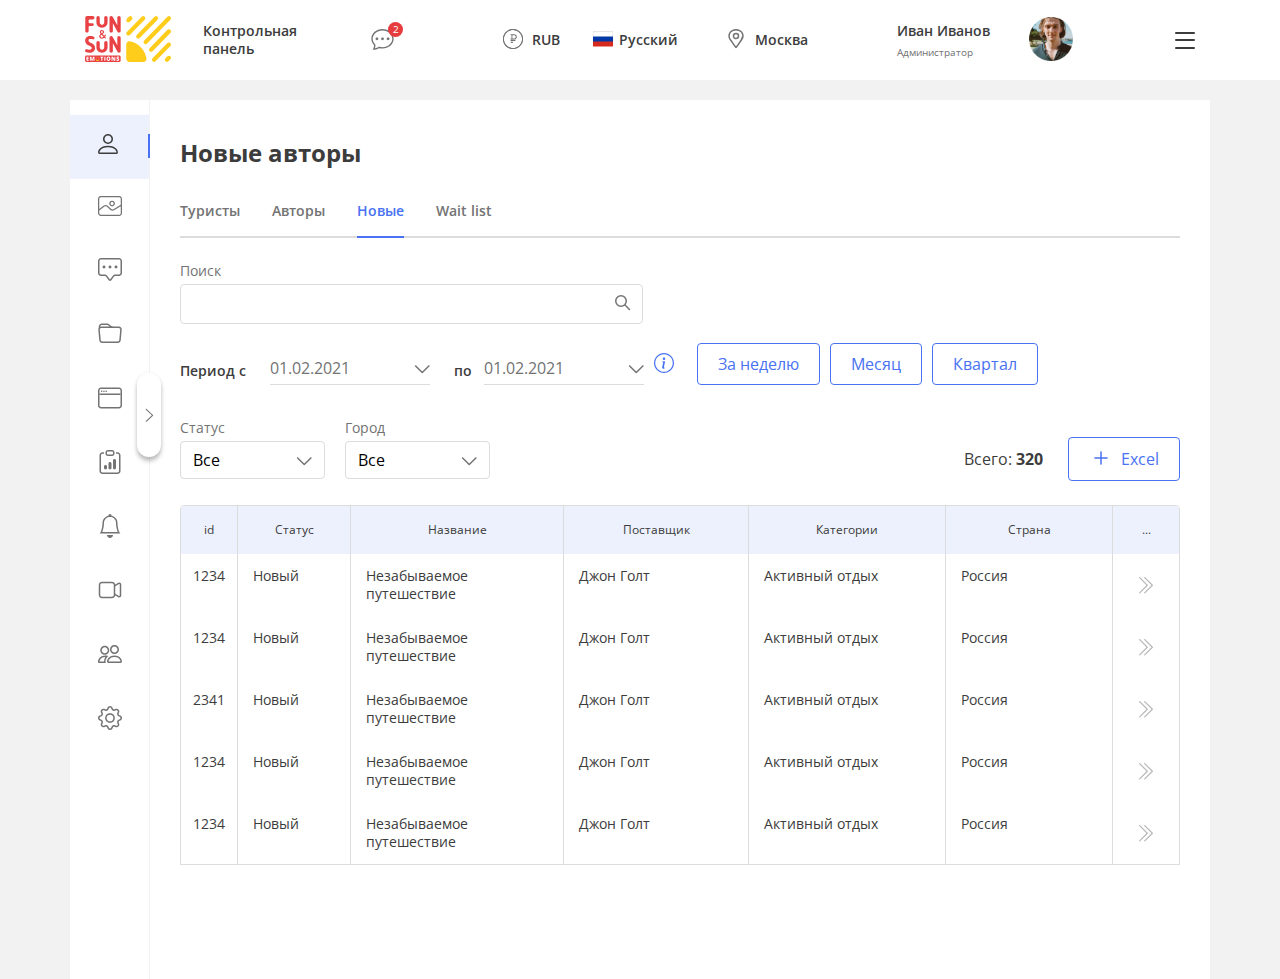
<file: new_manufac.html>
﻿<!DOCTYPE html>
<html lang="en">

<head>
	<meta charset="UTF-8">
	<meta name="viewport" content="width=device-width, initial-scale=1.0">
	<link rel="preconnect" href="https://fonts.gstatic.com">
	<link href="https://fonts.googleapis.com/css2?family=Open+Sans:wght@300;400;600;700;800&display=swap"
		rel="stylesheet">
	<link rel="stylesheet" href="css/styles.css">
	<title>Document</title>
</head>

<body>

	<div class="big_wrapper">
		<header class="header">
			<div class="wrapper">
				<div class="logo_n_title">
					<a href="#" class="logo">
						<img src="img/logo.svg" alt="">
					</a>
					<div class="header_title">Контрольная панель</div>
				</div>
				<div class="other">
					<div class="messege_block">
						<div class="icon">
							<img src="img/Chat_dots.svg" alt="">
						</div>
					</div>
					<div class="current_pos">
						<div class="currency">
							<div class="_drop_down_title">
								<div class="icon">
									<img src="img/russia-ruble_1.svg" alt="">
								</div>
								<div class="text">RUB</div>
							</div>
							<div class="drop_down_body">
								<div class="_drop_item">
									<div class="icon">
										<img src="img/russia-ruble_1.svg" alt="">
									</div>
									<div class="text">USD</div>
								</div>
								<div class="_drop_item">
									<div class="icon">
										<img src="img/russia-ruble_1.svg" alt="">
									</div>
									<div class="text">UAH</div>
								</div>
							</div>
						</div>
						<div class="lang">
							<div class="_drop_down_title">
								<div class="icon">
									<img src="img/flag.svg" alt="">
								</div>
								<div class="text">Русский</div>
							</div>
							<div class="drop_down_body">
								<div class="_drop_item">
									<div class="icon">
										<img src="img/flag.svg" alt="">
									</div>
									<div class="text">Беларускі</div>
								</div>
								<div class="_drop_item">
									<div class="icon">
										<img src="img/flag.svg" alt="">
									</div>
									<div class="text">Український</div>
								</div>
								<div class="_drop_item">
									<div class="icon">
										<img src="img/flag.svg" alt="">
									</div>
									<div class="text">Lietuvis</div>
								</div>
								<div class="_drop_item">
									<div class="icon">
										<img src="img/flag.svg" alt="">
									</div>
									<div class="text">Latvių</div>
								</div>
								<div class="_drop_item">
									<div class="icon">
										<img src="img/flag.svg" alt="">
									</div>
									<div class="text">Eestlane</div>
								</div>
							</div>
						</div>
						<div class="position">
							<div class="_drop_down_title">
								<div class="icon">
									<img src="img/location.svg" alt="">
								</div>
								<div class="text">Москва</div>
							</div>
						</div>
					</div>
					<div class="user_options">
						<div class="username">
							<div class="name">Иван Иванов</div>
							<div class="role">Администратор</div>
						</div>

						<div class="avatar">
							<img src="img/avatar.png" alt="">
						</div>
						<div class="burger_cont">
							<div class="burger">
								<div class="burger_bef"></div>
								<div class="burger_mid"></div>
								<div class="burger_af"></div>
							</div>
						</div>
					</div>
				</div>
			</div>
		</header>
		<main class="main">
			<div class="wrapper">
				<div class="sidebar_menu_cont  _active">
					<div class="sidebar_menu">
						<div class="sidebar_item">
							<div class="side_bar_title drop_down_title">
								<div class="icon"><img src="img/sidebar/sidebar_icon_1.svg" alt=""></div>
								<div class="text">Пользователи</div>
								<div class="arrow">
									<svg width="16" height="9" viewBox="0 0 16 9" fill="none"
										xmlns="http://www.w3.org/2000/svg">
										<path fill-rule="evenodd" clip-rule="evenodd"
											d="M0.598148 8.59289C0.667816 8.66274 0.75058 8.71815 0.841697 8.75596C0.932815 8.79377 1.0305 8.81323 1.12915 8.81323C1.2278 8.81323 1.32548 8.79377 1.4166 8.75596C1.50772 8.71815 1.59048 8.66274 1.66015 8.59289L7.75047 2.50107L13.8408 8.59289C13.9816 8.73372 14.1726 8.81284 14.3718 8.81284C14.571 8.81284 14.762 8.73372 14.9028 8.59289C15.0436 8.45206 15.1227 8.26106 15.1227 8.06189C15.1227 7.86273 15.0436 7.67172 14.9028 7.53089L8.28147 0.909572C8.2118 0.839727 8.12904 0.784313 8.03792 0.746503C7.9468 0.708694 7.84912 0.689231 7.75047 0.689231C7.65182 0.689231 7.55414 0.708694 7.46302 0.746503C7.3719 0.784313 7.28914 0.839727 7.21947 0.909571L0.598148 7.53089C0.528303 7.60056 0.472889 7.68332 0.435079 7.77444C0.397269 7.86556 0.377808 7.96324 0.377808 8.06189C0.377808 8.16054 0.397269 8.25822 0.435079 8.34934C0.472889 8.44046 0.528303 8.52322 0.598148 8.59289Z"
											fill="#3C3C3C" />
									</svg>
								</div>
							</div>
							<div class="drop_down_body">
								<div class="menu_lvl_2_link _drop_item"><a href="#">Туристы</a></div>
								<div class="menu_lvl_2_link _drop_item"><a href="#">Поставщики</a></div>
								<div class="menu_lvl_2_link _drop_item"><a href="#">Новые</a></div>
								<div class="menu_lvl_2_link _drop_item"><a href="#">На утверждении</a></div>
							</div>
						</div>
						<div class="sidebar_item">
							<div class="side_bar_title drop_down_title">
								<div class="icon"><img src="img/sidebar/sidebar_icon_2.svg" alt=""></div>
								<div class="text">Впечатления</div>
								<div class="arrow">
									<svg width="16" height="9" viewBox="0 0 16 9" fill="none"
										xmlns="http://www.w3.org/2000/svg">
										<path fill-rule="evenodd" clip-rule="evenodd"
											d="M0.598148 8.59289C0.667816 8.66274 0.75058 8.71815 0.841697 8.75596C0.932815 8.79377 1.0305 8.81323 1.12915 8.81323C1.2278 8.81323 1.32548 8.79377 1.4166 8.75596C1.50772 8.71815 1.59048 8.66274 1.66015 8.59289L7.75047 2.50107L13.8408 8.59289C13.9816 8.73372 14.1726 8.81284 14.3718 8.81284C14.571 8.81284 14.762 8.73372 14.9028 8.59289C15.0436 8.45206 15.1227 8.26106 15.1227 8.06189C15.1227 7.86273 15.0436 7.67172 14.9028 7.53089L8.28147 0.909572C8.2118 0.839727 8.12904 0.784313 8.03792 0.746503C7.9468 0.708694 7.84912 0.689231 7.75047 0.689231C7.65182 0.689231 7.55414 0.708694 7.46302 0.746503C7.3719 0.784313 7.28914 0.839727 7.21947 0.909571L0.598148 7.53089C0.528303 7.60056 0.472889 7.68332 0.435079 7.77444C0.397269 7.86556 0.377808 7.96324 0.377808 8.06189C0.377808 8.16054 0.397269 8.25822 0.435079 8.34934C0.472889 8.44046 0.528303 8.52322 0.598148 8.59289Z"
											fill="#3C3C3C" />
									</svg>
								</div>
							</div>
							<div class="drop_down_body">
								<div class="menu_lvl_2_link _drop_item"><a href="#">Туристы</a></div>
								<div class="menu_lvl_2_link _drop_item"><a href="#">Поставщики</a></div>
								<div class="menu_lvl_2_link _drop_item"><a href="#">Новые</a></div>
								<div class="menu_lvl_2_link _drop_item"><a href="#">На утверждении</a></div>
							</div>
						</div>
						<div class="sidebar_item">
							<div class="side_bar_title drop_down_title">
								<div class="icon"><img src="img/sidebar/sidebar_icon_3.svg" alt=""></div>
								<div class="text">Отзывы</div>
								<div class="arrow">
									<svg width="16" height="9" viewBox="0 0 16 9" fill="none"
										xmlns="http://www.w3.org/2000/svg">
										<path fill-rule="evenodd" clip-rule="evenodd"
											d="M0.598148 8.59289C0.667816 8.66274 0.75058 8.71815 0.841697 8.75596C0.932815 8.79377 1.0305 8.81323 1.12915 8.81323C1.2278 8.81323 1.32548 8.79377 1.4166 8.75596C1.50772 8.71815 1.59048 8.66274 1.66015 8.59289L7.75047 2.50107L13.8408 8.59289C13.9816 8.73372 14.1726 8.81284 14.3718 8.81284C14.571 8.81284 14.762 8.73372 14.9028 8.59289C15.0436 8.45206 15.1227 8.26106 15.1227 8.06189C15.1227 7.86273 15.0436 7.67172 14.9028 7.53089L8.28147 0.909572C8.2118 0.839727 8.12904 0.784313 8.03792 0.746503C7.9468 0.708694 7.84912 0.689231 7.75047 0.689231C7.65182 0.689231 7.55414 0.708694 7.46302 0.746503C7.3719 0.784313 7.28914 0.839727 7.21947 0.909571L0.598148 7.53089C0.528303 7.60056 0.472889 7.68332 0.435079 7.77444C0.397269 7.86556 0.377808 7.96324 0.377808 8.06189C0.377808 8.16054 0.397269 8.25822 0.435079 8.34934C0.472889 8.44046 0.528303 8.52322 0.598148 8.59289Z"
											fill="#3C3C3C" />
									</svg>
								</div>
							</div>
							<div class="drop_down_body">
								<div class="menu_lvl_2_link _drop_item"><a href="#">Туристы</a></div>
								<div class="menu_lvl_2_link _drop_item"><a href="#">Поставщики</a></div>
								<div class="menu_lvl_2_link _drop_item"><a href="#">Новые</a></div>
								<div class="menu_lvl_2_link _drop_item"><a href="#">На утверждении</a></div>
							</div>
						</div>
						<div class="sidebar_item">
							<div class="side_bar_title drop_down_title">
								<div class="icon"><img src="img/sidebar/sidebar_icon_4.svg" alt=""></div>
								<div class="text">Биллинг</div>
								<div class="arrow">
									<svg width="16" height="9" viewBox="0 0 16 9" fill="none"
										xmlns="http://www.w3.org/2000/svg">
										<path fill-rule="evenodd" clip-rule="evenodd"
											d="M0.598148 8.59289C0.667816 8.66274 0.75058 8.71815 0.841697 8.75596C0.932815 8.79377 1.0305 8.81323 1.12915 8.81323C1.2278 8.81323 1.32548 8.79377 1.4166 8.75596C1.50772 8.71815 1.59048 8.66274 1.66015 8.59289L7.75047 2.50107L13.8408 8.59289C13.9816 8.73372 14.1726 8.81284 14.3718 8.81284C14.571 8.81284 14.762 8.73372 14.9028 8.59289C15.0436 8.45206 15.1227 8.26106 15.1227 8.06189C15.1227 7.86273 15.0436 7.67172 14.9028 7.53089L8.28147 0.909572C8.2118 0.839727 8.12904 0.784313 8.03792 0.746503C7.9468 0.708694 7.84912 0.689231 7.75047 0.689231C7.65182 0.689231 7.55414 0.708694 7.46302 0.746503C7.3719 0.784313 7.28914 0.839727 7.21947 0.909571L0.598148 7.53089C0.528303 7.60056 0.472889 7.68332 0.435079 7.77444C0.397269 7.86556 0.377808 7.96324 0.377808 8.06189C0.377808 8.16054 0.397269 8.25822 0.435079 8.34934C0.472889 8.44046 0.528303 8.52322 0.598148 8.59289Z"
											fill="#3C3C3C" />
									</svg>
								</div>
							</div>
							<div class="drop_down_body">
								<div class="menu_lvl_2_link _drop_item"><a href="#">Туристы</a></div>
								<div class="menu_lvl_2_link _drop_item"><a href="#">Поставщики</a></div>
								<div class="menu_lvl_2_link _drop_item"><a href="#">Новые</a></div>
								<div class="menu_lvl_2_link _drop_item"><a href="#">На утверждении</a></div>
							</div>
						</div>
						<div class="sidebar_item">
							<div class="side_bar_title drop_down_title">
								<div class="icon"><img src="img/sidebar/sidebar_icon_5.svg" alt=""></div>
								<div class="text">Управление Web</div>
								<div class="arrow">
									<svg width="16" height="9" viewBox="0 0 16 9" fill="none"
										xmlns="http://www.w3.org/2000/svg">
										<path fill-rule="evenodd" clip-rule="evenodd"
											d="M0.598148 8.59289C0.667816 8.66274 0.75058 8.71815 0.841697 8.75596C0.932815 8.79377 1.0305 8.81323 1.12915 8.81323C1.2278 8.81323 1.32548 8.79377 1.4166 8.75596C1.50772 8.71815 1.59048 8.66274 1.66015 8.59289L7.75047 2.50107L13.8408 8.59289C13.9816 8.73372 14.1726 8.81284 14.3718 8.81284C14.571 8.81284 14.762 8.73372 14.9028 8.59289C15.0436 8.45206 15.1227 8.26106 15.1227 8.06189C15.1227 7.86273 15.0436 7.67172 14.9028 7.53089L8.28147 0.909572C8.2118 0.839727 8.12904 0.784313 8.03792 0.746503C7.9468 0.708694 7.84912 0.689231 7.75047 0.689231C7.65182 0.689231 7.55414 0.708694 7.46302 0.746503C7.3719 0.784313 7.28914 0.839727 7.21947 0.909571L0.598148 7.53089C0.528303 7.60056 0.472889 7.68332 0.435079 7.77444C0.397269 7.86556 0.377808 7.96324 0.377808 8.06189C0.377808 8.16054 0.397269 8.25822 0.435079 8.34934C0.472889 8.44046 0.528303 8.52322 0.598148 8.59289Z"
											fill="#3C3C3C" />
									</svg>
								</div>
							</div>
							<div class="drop_down_body">
								<div class="menu_lvl_2_link _drop_item"><a href="#">Туристы</a></div>
								<div class="menu_lvl_2_link _drop_item"><a href="#">Поставщики</a></div>
								<div class="menu_lvl_2_link _drop_item"><a href="#">Новые</a></div>
								<div class="menu_lvl_2_link _drop_item"><a href="#">На утверждении</a></div>
							</div>
						</div>
						<div class="sidebar_item">
							<div class="side_bar_title drop_down_title">
								<div class="icon"><img src="img/sidebar/sidebar_icon_6.svg" alt=""></div>
								<div class="text">Аналитика</div>
								<div class="arrow">
									<svg width="16" height="9" viewBox="0 0 16 9" fill="none"
										xmlns="http://www.w3.org/2000/svg">
										<path fill-rule="evenodd" clip-rule="evenodd"
											d="M0.598148 8.59289C0.667816 8.66274 0.75058 8.71815 0.841697 8.75596C0.932815 8.79377 1.0305 8.81323 1.12915 8.81323C1.2278 8.81323 1.32548 8.79377 1.4166 8.75596C1.50772 8.71815 1.59048 8.66274 1.66015 8.59289L7.75047 2.50107L13.8408 8.59289C13.9816 8.73372 14.1726 8.81284 14.3718 8.81284C14.571 8.81284 14.762 8.73372 14.9028 8.59289C15.0436 8.45206 15.1227 8.26106 15.1227 8.06189C15.1227 7.86273 15.0436 7.67172 14.9028 7.53089L8.28147 0.909572C8.2118 0.839727 8.12904 0.784313 8.03792 0.746503C7.9468 0.708694 7.84912 0.689231 7.75047 0.689231C7.65182 0.689231 7.55414 0.708694 7.46302 0.746503C7.3719 0.784313 7.28914 0.839727 7.21947 0.909571L0.598148 7.53089C0.528303 7.60056 0.472889 7.68332 0.435079 7.77444C0.397269 7.86556 0.377808 7.96324 0.377808 8.06189C0.377808 8.16054 0.397269 8.25822 0.435079 8.34934C0.472889 8.44046 0.528303 8.52322 0.598148 8.59289Z"
											fill="#3C3C3C" />
									</svg>
								</div>
							</div>
							<div class="drop_down_body">
								<div class="menu_lvl_2_link _drop_item"><a href="#">Туристы</a></div>
								<div class="menu_lvl_2_link _drop_item"><a href="#">Поставщики</a></div>
								<div class="menu_lvl_2_link _drop_item"><a href="#">Новые</a></div>
								<div class="menu_lvl_2_link _drop_item"><a href="#">На утверждении</a></div>
							</div>
						</div>

						<div class="sidebar_item">
							<div class="side_bar_title drop_down_title">
								<div class="icon"><img src="img/sidebar/sidebar_icon_7.svg" alt=""></div>
								<div class="text">Уведомления</div>
								<div class="arrow">
									<svg width="16" height="9" viewBox="0 0 16 9" fill="none"
										xmlns="http://www.w3.org/2000/svg">
										<path fill-rule="evenodd" clip-rule="evenodd"
											d="M0.598148 8.59289C0.667816 8.66274 0.75058 8.71815 0.841697 8.75596C0.932815 8.79377 1.0305 8.81323 1.12915 8.81323C1.2278 8.81323 1.32548 8.79377 1.4166 8.75596C1.50772 8.71815 1.59048 8.66274 1.66015 8.59289L7.75047 2.50107L13.8408 8.59289C13.9816 8.73372 14.1726 8.81284 14.3718 8.81284C14.571 8.81284 14.762 8.73372 14.9028 8.59289C15.0436 8.45206 15.1227 8.26106 15.1227 8.06189C15.1227 7.86273 15.0436 7.67172 14.9028 7.53089L8.28147 0.909572C8.2118 0.839727 8.12904 0.784313 8.03792 0.746503C7.9468 0.708694 7.84912 0.689231 7.75047 0.689231C7.65182 0.689231 7.55414 0.708694 7.46302 0.746503C7.3719 0.784313 7.28914 0.839727 7.21947 0.909571L0.598148 7.53089C0.528303 7.60056 0.472889 7.68332 0.435079 7.77444C0.397269 7.86556 0.377808 7.96324 0.377808 8.06189C0.377808 8.16054 0.397269 8.25822 0.435079 8.34934C0.472889 8.44046 0.528303 8.52322 0.598148 8.59289Z"
											fill="#3C3C3C" />
									</svg>
								</div>
							</div>
							<div class="drop_down_body">
								<div class="menu_lvl_2_link _drop_item"><a href="#">Туристы</a></div>
								<div class="menu_lvl_2_link _drop_item"><a href="#">Поставщики</a></div>
								<div class="menu_lvl_2_link _drop_item"><a href="#">Новые</a></div>
								<div class="menu_lvl_2_link _drop_item"><a href="#">На утверждении</a></div>
							</div>
						</div>
						<div class="sidebar_item">
							<div class="side_bar_title drop_down_title">
								<div class="icon"><img src="img/sidebar/sidebar_icon_8.svg" alt=""></div>
								<div class="text">Реклама</div>
								<div class="arrow">
									<svg width="16" height="9" viewBox="0 0 16 9" fill="none"
										xmlns="http://www.w3.org/2000/svg">
										<path fill-rule="evenodd" clip-rule="evenodd"
											d="M0.598148 8.59289C0.667816 8.66274 0.75058 8.71815 0.841697 8.75596C0.932815 8.79377 1.0305 8.81323 1.12915 8.81323C1.2278 8.81323 1.32548 8.79377 1.4166 8.75596C1.50772 8.71815 1.59048 8.66274 1.66015 8.59289L7.75047 2.50107L13.8408 8.59289C13.9816 8.73372 14.1726 8.81284 14.3718 8.81284C14.571 8.81284 14.762 8.73372 14.9028 8.59289C15.0436 8.45206 15.1227 8.26106 15.1227 8.06189C15.1227 7.86273 15.0436 7.67172 14.9028 7.53089L8.28147 0.909572C8.2118 0.839727 8.12904 0.784313 8.03792 0.746503C7.9468 0.708694 7.84912 0.689231 7.75047 0.689231C7.65182 0.689231 7.55414 0.708694 7.46302 0.746503C7.3719 0.784313 7.28914 0.839727 7.21947 0.909571L0.598148 7.53089C0.528303 7.60056 0.472889 7.68332 0.435079 7.77444C0.397269 7.86556 0.377808 7.96324 0.377808 8.06189C0.377808 8.16054 0.397269 8.25822 0.435079 8.34934C0.472889 8.44046 0.528303 8.52322 0.598148 8.59289Z"
											fill="#3C3C3C" />
									</svg>
								</div>
							</div>
							<div class="drop_down_body">
								<div class="menu_lvl_2_link _drop_item"><a href="#">Туристы</a></div>
								<div class="menu_lvl_2_link _drop_item"><a href="#">Поставщики</a></div>
								<div class="menu_lvl_2_link _drop_item"><a href="#">Новые</a></div>
								<div class="menu_lvl_2_link _drop_item"><a href="#">На утверждении</a></div>
							</div>
						</div>
						<div class="sidebar_item">
							<div class="side_bar_title drop_down_title">
								<div class="icon"><img src="img/sidebar/sidebar_icon_9.svg" alt=""></div>
								<div class="text">Перонал</div>
								<div class="arrow">
									<svg width="16" height="9" viewBox="0 0 16 9" fill="none"
										xmlns="http://www.w3.org/2000/svg">
										<path fill-rule="evenodd" clip-rule="evenodd"
											d="M0.598148 8.59289C0.667816 8.66274 0.75058 8.71815 0.841697 8.75596C0.932815 8.79377 1.0305 8.81323 1.12915 8.81323C1.2278 8.81323 1.32548 8.79377 1.4166 8.75596C1.50772 8.71815 1.59048 8.66274 1.66015 8.59289L7.75047 2.50107L13.8408 8.59289C13.9816 8.73372 14.1726 8.81284 14.3718 8.81284C14.571 8.81284 14.762 8.73372 14.9028 8.59289C15.0436 8.45206 15.1227 8.26106 15.1227 8.06189C15.1227 7.86273 15.0436 7.67172 14.9028 7.53089L8.28147 0.909572C8.2118 0.839727 8.12904 0.784313 8.03792 0.746503C7.9468 0.708694 7.84912 0.689231 7.75047 0.689231C7.65182 0.689231 7.55414 0.708694 7.46302 0.746503C7.3719 0.784313 7.28914 0.839727 7.21947 0.909571L0.598148 7.53089C0.528303 7.60056 0.472889 7.68332 0.435079 7.77444C0.397269 7.86556 0.377808 7.96324 0.377808 8.06189C0.377808 8.16054 0.397269 8.25822 0.435079 8.34934C0.472889 8.44046 0.528303 8.52322 0.598148 8.59289Z"
											fill="#3C3C3C" />
									</svg>
								</div>
							</div>
							<div class="drop_down_body">
								<div class="menu_lvl_2_link _drop_item"><a href="#">Туристы</a></div>
								<div class="menu_lvl_2_link _drop_item"><a href="#">Поставщики</a></div>
								<div class="menu_lvl_2_link _drop_item"><a href="#">Новые</a></div>
								<div class="menu_lvl_2_link _drop_item"><a href="#">На утверждении</a></div>
							</div>
						</div>
						<div class="sidebar_item">
							<div class="side_bar_title drop_down_title">
								<div class="icon"><img src="img/sidebar/sidebar_icon_10.svg" alt=""></div>
								<div class="text">Настройки</div>
								<div class="arrow">
									<svg width="16" height="9" viewBox="0 0 16 9" fill="none"
										xmlns="http://www.w3.org/2000/svg">
										<path fill-rule="evenodd" clip-rule="evenodd"
											d="M0.598148 8.59289C0.667816 8.66274 0.75058 8.71815 0.841697 8.75596C0.932815 8.79377 1.0305 8.81323 1.12915 8.81323C1.2278 8.81323 1.32548 8.79377 1.4166 8.75596C1.50772 8.71815 1.59048 8.66274 1.66015 8.59289L7.75047 2.50107L13.8408 8.59289C13.9816 8.73372 14.1726 8.81284 14.3718 8.81284C14.571 8.81284 14.762 8.73372 14.9028 8.59289C15.0436 8.45206 15.1227 8.26106 15.1227 8.06189C15.1227 7.86273 15.0436 7.67172 14.9028 7.53089L8.28147 0.909572C8.2118 0.839727 8.12904 0.784313 8.03792 0.746503C7.9468 0.708694 7.84912 0.689231 7.75047 0.689231C7.65182 0.689231 7.55414 0.708694 7.46302 0.746503C7.3719 0.784313 7.28914 0.839727 7.21947 0.909571L0.598148 7.53089C0.528303 7.60056 0.472889 7.68332 0.435079 7.77444C0.397269 7.86556 0.377808 7.96324 0.377808 8.06189C0.377808 8.16054 0.397269 8.25822 0.435079 8.34934C0.472889 8.44046 0.528303 8.52322 0.598148 8.59289Z"
											fill="#3C3C3C" />
									</svg>
								</div>
							</div>
							<div class="drop_down_body">
								<div class="menu_lvl_2_link _drop_item"><a href="#">Туристы</a></div>
								<div class="menu_lvl_2_link _drop_item"><a href="#">Поставщики</a></div>
								<div class="menu_lvl_2_link _drop_item"><a href="#">Новые</a></div>
								<div class="menu_lvl_2_link _drop_item"><a href="#">На утверждении</a></div>
							</div>
						</div>
						<div class="sidebar_arrow _active" id="sidebar_arrow">
							<img src="img/sidebar/side_bar_arrow.svg" alt="">
						</div>
					</div>
				</div>
				<div class="sidebar_arrow" id="sidebar_arrow_2">
					<img src="img/sidebar/side_bar_arrow.svg" alt="">
				</div>
				<div class="main_content_box">
					<h1 class="page_title">Новые авторы</h1>
					<div class="tabs_header">
						<div class="tab_link ">Туристы</div>
						<div class="tab_link">Авторы</div>
						<div class="tab_link _active">Новые</div>
						<div class="tab_link">Wait list</div>
					</div>
					<div class="tabs_body_content">
						<div class="tab_body">
							<div class="first_search_row">
								<div class="search_title">Поиск</div>
								<div class="search_row">
									<input type="text" placeholder="">
									<div class="icon">
										<img src="img/search_icon.svg" alt="">
									</div>
								</div>
							</div>
							<div class="calendar_search_row">
								<div class="calendar_container">
									<div class="calendar_item _calendar_cont">
										<div class="item_title">Период с</div>
										<div class="drop_dowm_list">
											<div class=" datepicker">
												<div class="text">01.02.2021</div>
												<div class="arrow">
													<img src="img/arrow_down.svg" alt="">
												</div>
											</div>
											<div class="calendar">
												<div class="calendar_header">
													<div class="calendar_title">Выберите период</div>
													<div class="buttons">
														<div class="button">За неделю</div>
														<div class="button">Месяц</div>
														<div class="button">Квартал</div>
													</div>
												</div>
												<div class="calendar_main_cont">
													<div class="caelndar_arrow _prev">
														<img src="img/calendar_arrow.svg" alt="">
													</div>
													<div class="calendar_mounth">
														<div class="mounth_header">
															<div class="mounth_name">Январь</div>
															<div class="year">2021</div>
															<div class="arrows_cont">
																<div class="upper"></div>
																<div class="lower"></div>
															</div>
														</div>
														<div class="mounth_body">
															<div class="week_days">
																<div class="name_item">пн</div>
																<div class="name_item">вт</div>
																<div class="name_item">ср</div>
																<div class="name_item">чт</div>
																<div class="name_item">пт</div>
																<div class="name_item">сб</div>
																<div class="name_item">вс</div>
															</div>
															<div class="numbers_body">
																<div class="number_item"></div>
																<div class="number_item"></div>
																<div class="number_item"></div>
																<div class="number_item"></div>
																<div class="number_item">1</div>
																<div class="number_item">2</div>
																<div class="number_item">3</div>
																<div class="number_item">4</div>
																<div class="number_item">5</div>
																<div class="number_item">6</div>
																<div class="number_item">7</div>
																<div class="number_item">8</div>
																<div class="number_item">9</div>
																<div class="number_item">10</div>
																<div class="number_item">11</div>
																<div class="number_item">12</div>
																<div class="number_item">13</div>
																<div class="number_item">14</div>
																<div class="number_item">15</div>
																<div class="number_item">16</div>
																<div class="number_item">17</div>
																<div class="number_item">18</div>
																<div class="number_item">19</div>
																<div class="number_item">20</div>
																<div class="number_item">21</div>
																<div class="number_item">22</div>
																<div class="number_item">23</div>
																<div class="number_item">24</div>
																<div class="number_item">25</div>
																<div class="number_item">26</div>
																<div class="number_item">27</div>
																<div class="number_item">28</div>
																<div class="number_item">29</div>
																<div class="number_item">30</div>
																<div class="number_item">31</div>
																<div class="number_item"></div>
																<div class="number_item"></div>
																<div class="number_item"></div>
																<div class="number_item"></div>
																<div class="number_item"></div>
																<div class="number_item"></div>
																<div class="number_item"></div>
															</div>
														</div>
													</div>
													<div class="calendar_mounth">
														<div class="mounth_header">
															<div class="mounth_name">Февраль</div>
															<div class="year">2021</div>
															<div class="arrows_cont">
																<div class="upper"></div>
																<div class="lower"></div>
															</div>
														</div>
														<div class="mounth_body">
															<div class="week_days">
																<div class="name_item">пн</div>
																<div class="name_item">вт</div>
																<div class="name_item">ср</div>
																<div class="name_item">чт</div>
																<div class="name_item">пт</div>
																<div class="name_item">сб</div>
																<div class="name_item">вс</div>
															</div>
															<div class="numbers_body">

																<div class="number_item">1</div>
																<div class="number_item">2</div>
																<div class="number_item">3</div>
																<div class="number_item">4</div>
																<div class="number_item">5</div>
																<div class="number_item">6</div>
																<div class="number_item">7</div>
																<div class="number_item">8</div>
																<div class="number_item">9</div>
																<div class="number_item">10</div>
																<div class="number_item">11</div>
																<div class="number_item">12</div>
																<div class="number_item">13</div>
																<div class="number_item">14</div>
																<div class="number_item">15</div>
																<div class="number_item">16</div>
																<div class="number_item">17</div>
																<div class="number_item">18</div>
																<div class="number_item">19</div>
																<div class="number_item">20</div>
																<div class="number_item">21</div>
																<div class="number_item">22</div>
																<div class="number_item">23</div>
																<div class="number_item">24</div>
																<div class="number_item">25</div>
																<div class="number_item">26</div>
																<div class="number_item">27</div>
																<div class="number_item">28</div>
																<div class="number_item"></div>
																<div class="number_item"></div>
																<div class="number_item"></div>
																<div class="number_item"></div>
																<div class="number_item"></div>
																<div class="number_item"></div>
																<div class="number_item"></div>
																<div class="number_item"></div>
																<div class="number_item"></div>
																<div class="number_item"></div>
																<div class="number_item"></div>
																<div class="number_item"></div>
																<div class="number_item"></div>
																<div class="number_item"></div>
															</div>
														</div>
													</div>
													<div class="caelndar_arrow _next">
														<img src="img/calendar_arrow.svg" alt="">
													</div>
												</div>
											</div>
										</div>
									</div>
									<div class="calendar_item">
										<div class="item_title">по</div>
										<div class="drop_dowm_list">
											<div class=" datepicker">
												<div class="text">01.02.2021</div>
												<div class="arrow">
													<img src="img/arrow_down.svg" alt="">
												</div>
											</div>

										</div>
									</div>
								</div>
								<div class="info_container">
									<div class="icon_cont">
										<img src="img/info_icon.svg" alt="">
									</div>
									<div class="buttons">
										<div class="button">За неделю</div>
										<div class="button">Месяц</div>
										<div class="button">Квартал</div>
									</div>
								</div>
							</div>
							<div class="tourist_table">
								<div class="table_header">
									<div class="filter_cont">
										<div class="filter_item">
											<div class="item_title">Статус</div>
											<div class="drop_down_list">
												<div class="_drop_down_title">
													<div class="text">Все</div>
													<div class="arrow">
														<img src="img/arrow_down.svg" alt="">
													</div>
												</div>
												<div class="drop_down_body">
													<div class="_drop_item">Все</div>
													<div class="_drop_item">Все</div>
													<div class="_drop_item">Все</div>
													<div class="_drop_item">Все</div>
												</div>
											</div>
										</div>
										<div class="filter_item">
											<div class="item_title">Город</div>
											<div class="drop_down_list">
												<div class="_drop_down_title">
													<div class="text">Все</div>
													<div class="arrow">
														<img src="img/arrow_down.svg" alt="">
													</div>
												</div>
												<div class="drop_down_body">
													<div class="_drop_item">Все</div>
													<div class="_drop_item">Все</div>
													<div class="_drop_item">Все</div>
													<div class="_drop_item">Все</div>
												</div>
											</div>
										</div>
									</div>
									<div class="excel_cont">
										<div class="all">
											Всего: <b>320</b>
										</div>
										<div class="excel_btn">
											<div class="icon">
												<img src="img/Plus.svg" alt="">
											</div>
											<div class="text">Excel</div>
										</div>
									</div>
								</div>
								<div class="main_table _new_manufac">
									<div class="table_info_header">
										<div class="table_item">id</div>
										<div class="table_item">Статус</div>
										<div class="table_item">Название</div>
										<div class="table_item">Поставщик</div>
										<div class="table_item">Категории</div>
										<div class="table_item">Страна</div>
										<div class="table_item">...</div>
									</div>
									<div class="table_body">
										<div class="table_row">
											<div class="table_item">1234</div>
											<div class="table_item">Новый</div>
											<div class="table_item">Незабываемое путешествие</div>
											<div class="table_item">Джон Голт</div>
											<div class="table_item">Активный отдых</div>
											<div class="table_item">Россия</div>
											<div class="table_item">
												<img src="img/double_arrow.svg" alt="">
											</div>
										</div>
										<div class="table_row">
											<div class="table_item">1234</div>
											<div class="table_item">Новый</div>
											<div class="table_item">Незабываемое путешествие</div>
											<div class="table_item">Джон Голт</div>
											<div class="table_item">Активный отдых</div>
											<div class="table_item">Россия</div>
											<div class="table_item">
												<img src="img/double_arrow.svg" alt="">
											</div>
										</div>
										<div class="table_row">
											<div class="table_item">2341</div>
											<div class="table_item">Новый</div>
											<div class="table_item">Незабываемое путешествие</div>
											<div class="table_item">Джон Голт</div>
											<div class="table_item">Активный отдых</div>
											<div class="table_item">Россия</div>
											<div class="table_item">
												<img src="img/double_arrow.svg" alt="">
											</div>
										</div>
										<div class="table_row">
											<div class="table_item">1234</div>
											<div class="table_item">Новый</div>
											<div class="table_item">Незабываемое путешествие</div>
											<div class="table_item">Джон Голт</div>
											<div class="table_item">Активный отдых</div>
											<div class="table_item">Россия</div>
											<div class="table_item">
												<img src="img/double_arrow.svg" alt="">
											</div>
										</div>
										<div class="table_row">
											<div class="table_item">1234</div>
											<div class="table_item">Новый</div>
											<div class="table_item">Незабываемое путешествие</div>
											<div class="table_item">Джон Голт</div>
											<div class="table_item">Активный отдых</div>
											<div class="table_item">Россия</div>
											<div class="table_item">
												<img src="img/double_arrow.svg" alt="">
											</div>
										</div>

									</div>
								</div>
							</div>
						</div>

					</div>
				</div>
			</div>
		</main>
		<div class="calendar_black"></div>
	</div>


	<script src="scripts/jquery-3.5.1.min.js"></script>
	<script src="scripts/scripts.js"></script>
</body>

</html>
</file>
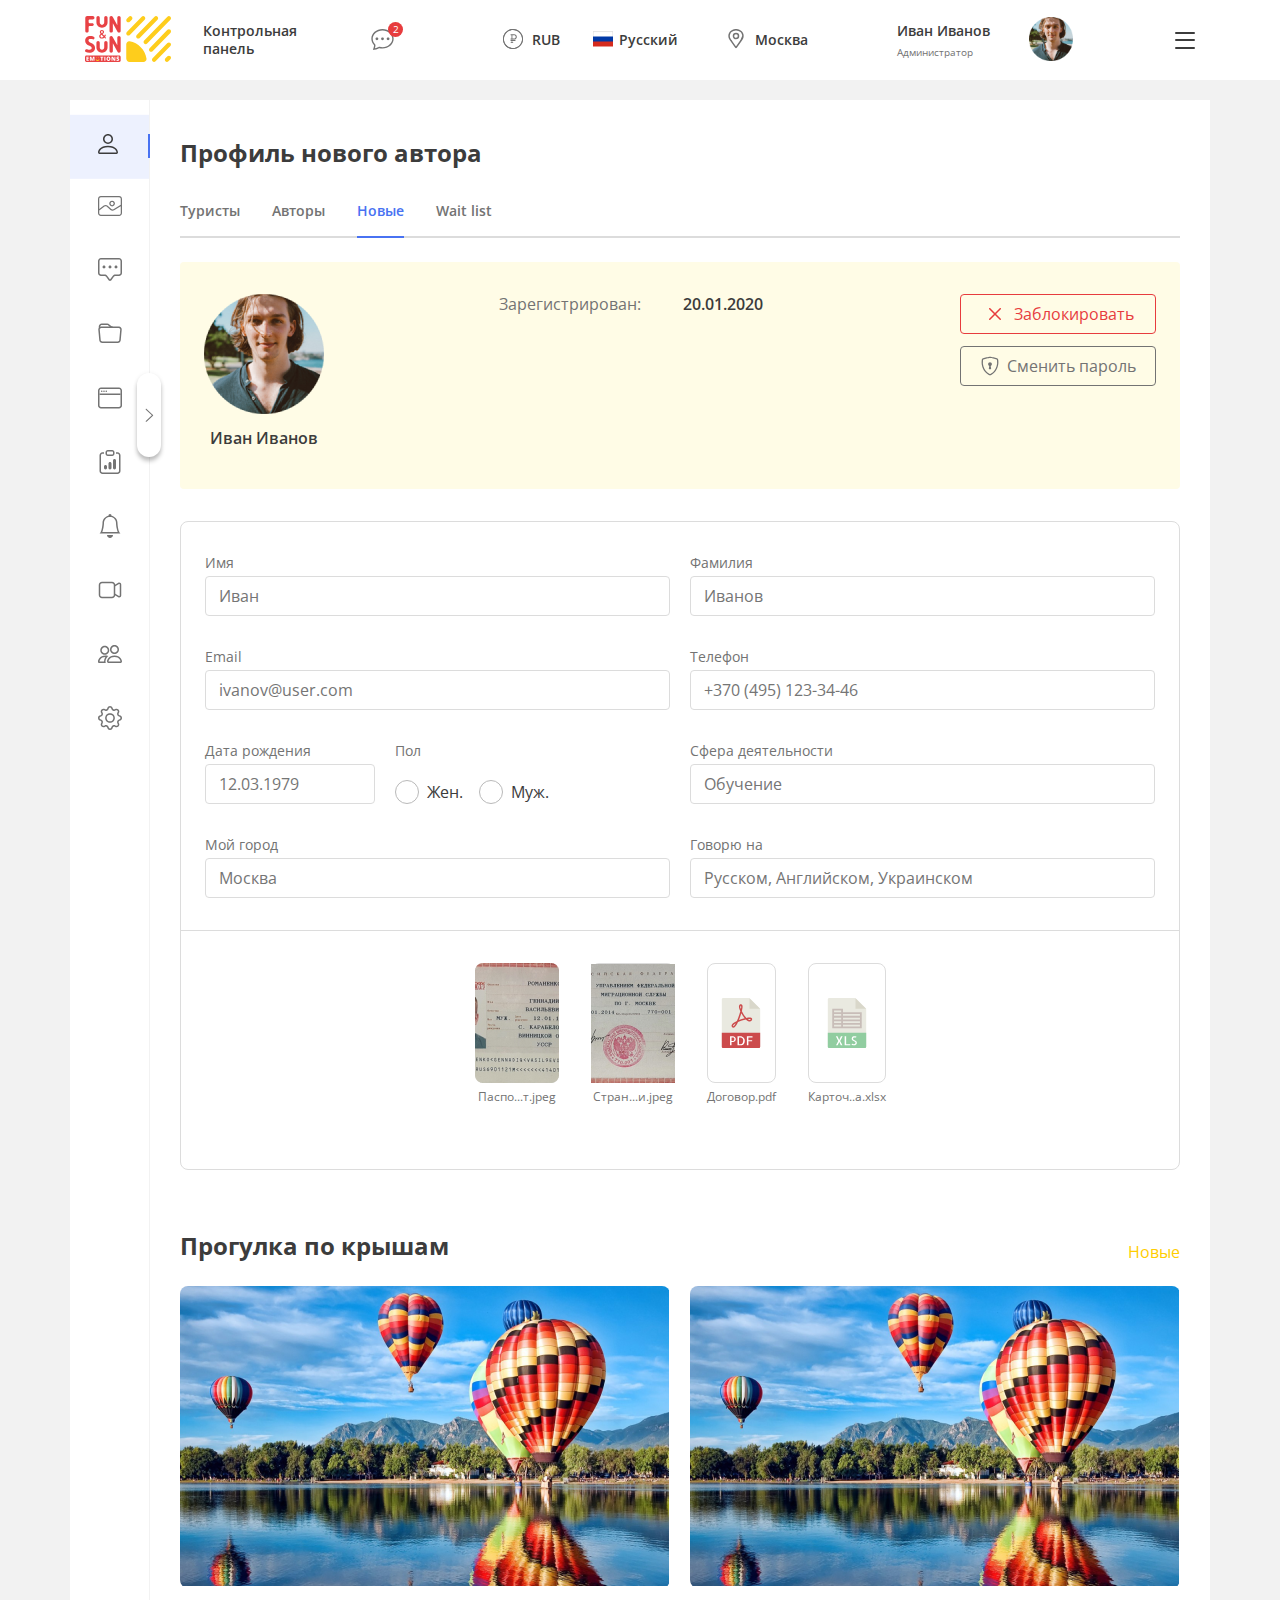
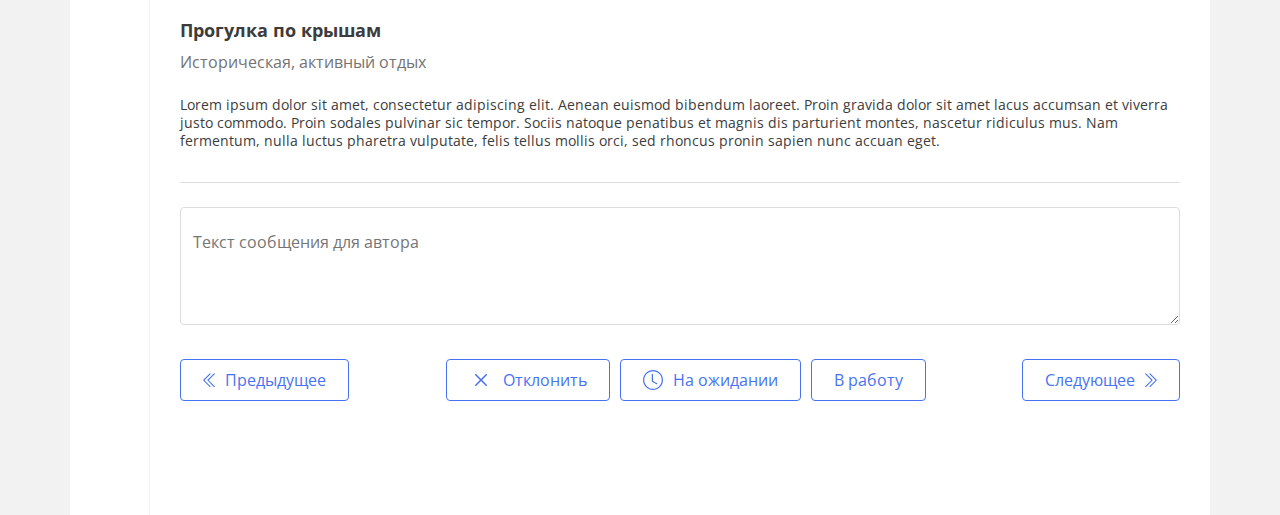
<file: prof_new_author.html>
﻿<!DOCTYPE html>
<html lang="en">

<head>
	<meta charset="UTF-8">
	<meta name="viewport" content="width=device-width, initial-scale=1.0">
	<link rel="preconnect" href="https://fonts.gstatic.com">
	<link href="https://fonts.googleapis.com/css2?family=Open+Sans:wght@300;400;600;700;800&display=swap"
		rel="stylesheet">
	<link rel="stylesheet" href="css/styles.css">
	<title>Document</title>
</head>

<body>

	<div class="big_wrapper">
		<header class="header">
			<div class="wrapper">
				<div class="logo_n_title">
					<a href="#" class="logo">
						<img src="img/logo.svg" alt="">
					</a>
					<div class="header_title">Контрольная панель</div>
				</div>
				<div class="other">
					<div class="messege_block">
						<div class="icon">
							<img src="img/Chat_dots.svg" alt="">
						</div>
					</div>
					<div class="current_pos">
						<div class="currency">
							<div class="_drop_down_title">
								<div class="icon">
									<img src="img/russia-ruble_1.svg" alt="">
								</div>
								<div class="text">RUB</div>
							</div>
							<div class="drop_down_body">
								<div class="_drop_item">
									<div class="icon">
										<img src="img/russia-ruble_1.svg" alt="">
									</div>
									<div class="text">USD</div>
								</div>
								<div class="_drop_item">
									<div class="icon">
										<img src="img/russia-ruble_1.svg" alt="">
									</div>
									<div class="text">UAH</div>
								</div>
							</div>
						</div>
						<div class="lang">
							<div class="_drop_down_title">
								<div class="icon">
									<img src="img/flag.svg" alt="">
								</div>
								<div class="text">Русский</div>
							</div>
							<div class="drop_down_body">
								<div class="_drop_item">
									<div class="icon">
										<img src="img/flag.svg" alt="">
									</div>
									<div class="text">Беларускі</div>
								</div>
								<div class="_drop_item">
									<div class="icon">
										<img src="img/flag.svg" alt="">
									</div>
									<div class="text">Український</div>
								</div>
								<div class="_drop_item">
									<div class="icon">
										<img src="img/flag.svg" alt="">
									</div>
									<div class="text">Lietuvis</div>
								</div>
								<div class="_drop_item">
									<div class="icon">
										<img src="img/flag.svg" alt="">
									</div>
									<div class="text">Latvių</div>
								</div>
								<div class="_drop_item">
									<div class="icon">
										<img src="img/flag.svg" alt="">
									</div>
									<div class="text">Eestlane</div>
								</div>
							</div>
						</div>
						<div class="position">
							<div class="_drop_down_title">
								<div class="icon">
									<img src="img/location.svg" alt="">
								</div>
								<div class="text">Москва</div>
							</div>
						</div>
					</div>
					<div class="user_options">
						<div class="username">
							<div class="name">Иван Иванов</div>
							<div class="role">Администратор</div>
						</div>

						<div class="avatar">
							<img src="img/avatar.png" alt="">
						</div>
						<div class="burger_cont">
							<div class="burger">
								<div class="burger_bef"></div>
								<div class="burger_mid"></div>
								<div class="burger_af"></div>
							</div>
						</div>
					</div>
				</div>
			</div>
		</header>
		<main class="main">
			<div class="wrapper">
				<div class="sidebar_menu_cont  _active">
					<div class="sidebar_menu">
						<div class="sidebar_item">
							<div class="side_bar_title drop_down_title">
								<div class="icon"><img src="img/sidebar/sidebar_icon_1.svg" alt=""></div>
								<div class="text">Пользователи</div>
								<div class="arrow">
									<svg width="16" height="9" viewBox="0 0 16 9" fill="none"
										xmlns="http://www.w3.org/2000/svg">
										<path fill-rule="evenodd" clip-rule="evenodd"
											d="M0.598148 8.59289C0.667816 8.66274 0.75058 8.71815 0.841697 8.75596C0.932815 8.79377 1.0305 8.81323 1.12915 8.81323C1.2278 8.81323 1.32548 8.79377 1.4166 8.75596C1.50772 8.71815 1.59048 8.66274 1.66015 8.59289L7.75047 2.50107L13.8408 8.59289C13.9816 8.73372 14.1726 8.81284 14.3718 8.81284C14.571 8.81284 14.762 8.73372 14.9028 8.59289C15.0436 8.45206 15.1227 8.26106 15.1227 8.06189C15.1227 7.86273 15.0436 7.67172 14.9028 7.53089L8.28147 0.909572C8.2118 0.839727 8.12904 0.784313 8.03792 0.746503C7.9468 0.708694 7.84912 0.689231 7.75047 0.689231C7.65182 0.689231 7.55414 0.708694 7.46302 0.746503C7.3719 0.784313 7.28914 0.839727 7.21947 0.909571L0.598148 7.53089C0.528303 7.60056 0.472889 7.68332 0.435079 7.77444C0.397269 7.86556 0.377808 7.96324 0.377808 8.06189C0.377808 8.16054 0.397269 8.25822 0.435079 8.34934C0.472889 8.44046 0.528303 8.52322 0.598148 8.59289Z"
											fill="#3C3C3C" />
									</svg>
								</div>
							</div>
							<div class="drop_down_body">
								<div class="menu_lvl_2_link _drop_item"><a href="#">Туристы</a></div>
								<div class="menu_lvl_2_link _drop_item"><a href="#">Поставщики</a></div>
								<div class="menu_lvl_2_link _drop_item"><a href="#">Новые</a></div>
								<div class="menu_lvl_2_link _drop_item"><a href="#">На утверждении</a></div>
							</div>
						</div>
						<div class="sidebar_item">
							<div class="side_bar_title drop_down_title">
								<div class="icon"><img src="img/sidebar/sidebar_icon_2.svg" alt=""></div>
								<div class="text">Впечатления</div>
								<div class="arrow">
									<svg width="16" height="9" viewBox="0 0 16 9" fill="none"
										xmlns="http://www.w3.org/2000/svg">
										<path fill-rule="evenodd" clip-rule="evenodd"
											d="M0.598148 8.59289C0.667816 8.66274 0.75058 8.71815 0.841697 8.75596C0.932815 8.79377 1.0305 8.81323 1.12915 8.81323C1.2278 8.81323 1.32548 8.79377 1.4166 8.75596C1.50772 8.71815 1.59048 8.66274 1.66015 8.59289L7.75047 2.50107L13.8408 8.59289C13.9816 8.73372 14.1726 8.81284 14.3718 8.81284C14.571 8.81284 14.762 8.73372 14.9028 8.59289C15.0436 8.45206 15.1227 8.26106 15.1227 8.06189C15.1227 7.86273 15.0436 7.67172 14.9028 7.53089L8.28147 0.909572C8.2118 0.839727 8.12904 0.784313 8.03792 0.746503C7.9468 0.708694 7.84912 0.689231 7.75047 0.689231C7.65182 0.689231 7.55414 0.708694 7.46302 0.746503C7.3719 0.784313 7.28914 0.839727 7.21947 0.909571L0.598148 7.53089C0.528303 7.60056 0.472889 7.68332 0.435079 7.77444C0.397269 7.86556 0.377808 7.96324 0.377808 8.06189C0.377808 8.16054 0.397269 8.25822 0.435079 8.34934C0.472889 8.44046 0.528303 8.52322 0.598148 8.59289Z"
											fill="#3C3C3C" />
									</svg>
								</div>
							</div>
							<div class="drop_down_body">
								<div class="menu_lvl_2_link _drop_item"><a href="#">Туристы</a></div>
								<div class="menu_lvl_2_link _drop_item"><a href="#">Поставщики</a></div>
								<div class="menu_lvl_2_link _drop_item"><a href="#">Новые</a></div>
								<div class="menu_lvl_2_link _drop_item"><a href="#">На утверждении</a></div>
							</div>
						</div>
						<div class="sidebar_item">
							<div class="side_bar_title drop_down_title">
								<div class="icon"><img src="img/sidebar/sidebar_icon_3.svg" alt=""></div>
								<div class="text">Отзывы</div>
								<div class="arrow">
									<svg width="16" height="9" viewBox="0 0 16 9" fill="none"
										xmlns="http://www.w3.org/2000/svg">
										<path fill-rule="evenodd" clip-rule="evenodd"
											d="M0.598148 8.59289C0.667816 8.66274 0.75058 8.71815 0.841697 8.75596C0.932815 8.79377 1.0305 8.81323 1.12915 8.81323C1.2278 8.81323 1.32548 8.79377 1.4166 8.75596C1.50772 8.71815 1.59048 8.66274 1.66015 8.59289L7.75047 2.50107L13.8408 8.59289C13.9816 8.73372 14.1726 8.81284 14.3718 8.81284C14.571 8.81284 14.762 8.73372 14.9028 8.59289C15.0436 8.45206 15.1227 8.26106 15.1227 8.06189C15.1227 7.86273 15.0436 7.67172 14.9028 7.53089L8.28147 0.909572C8.2118 0.839727 8.12904 0.784313 8.03792 0.746503C7.9468 0.708694 7.84912 0.689231 7.75047 0.689231C7.65182 0.689231 7.55414 0.708694 7.46302 0.746503C7.3719 0.784313 7.28914 0.839727 7.21947 0.909571L0.598148 7.53089C0.528303 7.60056 0.472889 7.68332 0.435079 7.77444C0.397269 7.86556 0.377808 7.96324 0.377808 8.06189C0.377808 8.16054 0.397269 8.25822 0.435079 8.34934C0.472889 8.44046 0.528303 8.52322 0.598148 8.59289Z"
											fill="#3C3C3C" />
									</svg>
								</div>
							</div>
							<div class="drop_down_body">
								<div class="menu_lvl_2_link _drop_item"><a href="#">Туристы</a></div>
								<div class="menu_lvl_2_link _drop_item"><a href="#">Поставщики</a></div>
								<div class="menu_lvl_2_link _drop_item"><a href="#">Новые</a></div>
								<div class="menu_lvl_2_link _drop_item"><a href="#">На утверждении</a></div>
							</div>
						</div>
						<div class="sidebar_item">
							<div class="side_bar_title drop_down_title">
								<div class="icon"><img src="img/sidebar/sidebar_icon_4.svg" alt=""></div>
								<div class="text">Биллинг</div>
								<div class="arrow">
									<svg width="16" height="9" viewBox="0 0 16 9" fill="none"
										xmlns="http://www.w3.org/2000/svg">
										<path fill-rule="evenodd" clip-rule="evenodd"
											d="M0.598148 8.59289C0.667816 8.66274 0.75058 8.71815 0.841697 8.75596C0.932815 8.79377 1.0305 8.81323 1.12915 8.81323C1.2278 8.81323 1.32548 8.79377 1.4166 8.75596C1.50772 8.71815 1.59048 8.66274 1.66015 8.59289L7.75047 2.50107L13.8408 8.59289C13.9816 8.73372 14.1726 8.81284 14.3718 8.81284C14.571 8.81284 14.762 8.73372 14.9028 8.59289C15.0436 8.45206 15.1227 8.26106 15.1227 8.06189C15.1227 7.86273 15.0436 7.67172 14.9028 7.53089L8.28147 0.909572C8.2118 0.839727 8.12904 0.784313 8.03792 0.746503C7.9468 0.708694 7.84912 0.689231 7.75047 0.689231C7.65182 0.689231 7.55414 0.708694 7.46302 0.746503C7.3719 0.784313 7.28914 0.839727 7.21947 0.909571L0.598148 7.53089C0.528303 7.60056 0.472889 7.68332 0.435079 7.77444C0.397269 7.86556 0.377808 7.96324 0.377808 8.06189C0.377808 8.16054 0.397269 8.25822 0.435079 8.34934C0.472889 8.44046 0.528303 8.52322 0.598148 8.59289Z"
											fill="#3C3C3C" />
									</svg>
								</div>
							</div>
							<div class="drop_down_body">
								<div class="menu_lvl_2_link _drop_item"><a href="#">Туристы</a></div>
								<div class="menu_lvl_2_link _drop_item"><a href="#">Поставщики</a></div>
								<div class="menu_lvl_2_link _drop_item"><a href="#">Новые</a></div>
								<div class="menu_lvl_2_link _drop_item"><a href="#">На утверждении</a></div>
							</div>
						</div>
						<div class="sidebar_item">
							<div class="side_bar_title drop_down_title">
								<div class="icon"><img src="img/sidebar/sidebar_icon_5.svg" alt=""></div>
								<div class="text">Управление Web</div>
								<div class="arrow">
									<svg width="16" height="9" viewBox="0 0 16 9" fill="none"
										xmlns="http://www.w3.org/2000/svg">
										<path fill-rule="evenodd" clip-rule="evenodd"
											d="M0.598148 8.59289C0.667816 8.66274 0.75058 8.71815 0.841697 8.75596C0.932815 8.79377 1.0305 8.81323 1.12915 8.81323C1.2278 8.81323 1.32548 8.79377 1.4166 8.75596C1.50772 8.71815 1.59048 8.66274 1.66015 8.59289L7.75047 2.50107L13.8408 8.59289C13.9816 8.73372 14.1726 8.81284 14.3718 8.81284C14.571 8.81284 14.762 8.73372 14.9028 8.59289C15.0436 8.45206 15.1227 8.26106 15.1227 8.06189C15.1227 7.86273 15.0436 7.67172 14.9028 7.53089L8.28147 0.909572C8.2118 0.839727 8.12904 0.784313 8.03792 0.746503C7.9468 0.708694 7.84912 0.689231 7.75047 0.689231C7.65182 0.689231 7.55414 0.708694 7.46302 0.746503C7.3719 0.784313 7.28914 0.839727 7.21947 0.909571L0.598148 7.53089C0.528303 7.60056 0.472889 7.68332 0.435079 7.77444C0.397269 7.86556 0.377808 7.96324 0.377808 8.06189C0.377808 8.16054 0.397269 8.25822 0.435079 8.34934C0.472889 8.44046 0.528303 8.52322 0.598148 8.59289Z"
											fill="#3C3C3C" />
									</svg>
								</div>
							</div>
							<div class="drop_down_body">
								<div class="menu_lvl_2_link _drop_item"><a href="#">Туристы</a></div>
								<div class="menu_lvl_2_link _drop_item"><a href="#">Поставщики</a></div>
								<div class="menu_lvl_2_link _drop_item"><a href="#">Новые</a></div>
								<div class="menu_lvl_2_link _drop_item"><a href="#">На утверждении</a></div>
							</div>
						</div>
						<div class="sidebar_item">
							<div class="side_bar_title drop_down_title">
								<div class="icon"><img src="img/sidebar/sidebar_icon_6.svg" alt=""></div>
								<div class="text">Аналитика</div>
								<div class="arrow">
									<svg width="16" height="9" viewBox="0 0 16 9" fill="none"
										xmlns="http://www.w3.org/2000/svg">
										<path fill-rule="evenodd" clip-rule="evenodd"
											d="M0.598148 8.59289C0.667816 8.66274 0.75058 8.71815 0.841697 8.75596C0.932815 8.79377 1.0305 8.81323 1.12915 8.81323C1.2278 8.81323 1.32548 8.79377 1.4166 8.75596C1.50772 8.71815 1.59048 8.66274 1.66015 8.59289L7.75047 2.50107L13.8408 8.59289C13.9816 8.73372 14.1726 8.81284 14.3718 8.81284C14.571 8.81284 14.762 8.73372 14.9028 8.59289C15.0436 8.45206 15.1227 8.26106 15.1227 8.06189C15.1227 7.86273 15.0436 7.67172 14.9028 7.53089L8.28147 0.909572C8.2118 0.839727 8.12904 0.784313 8.03792 0.746503C7.9468 0.708694 7.84912 0.689231 7.75047 0.689231C7.65182 0.689231 7.55414 0.708694 7.46302 0.746503C7.3719 0.784313 7.28914 0.839727 7.21947 0.909571L0.598148 7.53089C0.528303 7.60056 0.472889 7.68332 0.435079 7.77444C0.397269 7.86556 0.377808 7.96324 0.377808 8.06189C0.377808 8.16054 0.397269 8.25822 0.435079 8.34934C0.472889 8.44046 0.528303 8.52322 0.598148 8.59289Z"
											fill="#3C3C3C" />
									</svg>
								</div>
							</div>
							<div class="drop_down_body">
								<div class="menu_lvl_2_link _drop_item"><a href="#">Туристы</a></div>
								<div class="menu_lvl_2_link _drop_item"><a href="#">Поставщики</a></div>
								<div class="menu_lvl_2_link _drop_item"><a href="#">Новые</a></div>
								<div class="menu_lvl_2_link _drop_item"><a href="#">На утверждении</a></div>
							</div>
						</div>

						<div class="sidebar_item">
							<div class="side_bar_title drop_down_title">
								<div class="icon"><img src="img/sidebar/sidebar_icon_7.svg" alt=""></div>
								<div class="text">Уведомления</div>
								<div class="arrow">
									<svg width="16" height="9" viewBox="0 0 16 9" fill="none"
										xmlns="http://www.w3.org/2000/svg">
										<path fill-rule="evenodd" clip-rule="evenodd"
											d="M0.598148 8.59289C0.667816 8.66274 0.75058 8.71815 0.841697 8.75596C0.932815 8.79377 1.0305 8.81323 1.12915 8.81323C1.2278 8.81323 1.32548 8.79377 1.4166 8.75596C1.50772 8.71815 1.59048 8.66274 1.66015 8.59289L7.75047 2.50107L13.8408 8.59289C13.9816 8.73372 14.1726 8.81284 14.3718 8.81284C14.571 8.81284 14.762 8.73372 14.9028 8.59289C15.0436 8.45206 15.1227 8.26106 15.1227 8.06189C15.1227 7.86273 15.0436 7.67172 14.9028 7.53089L8.28147 0.909572C8.2118 0.839727 8.12904 0.784313 8.03792 0.746503C7.9468 0.708694 7.84912 0.689231 7.75047 0.689231C7.65182 0.689231 7.55414 0.708694 7.46302 0.746503C7.3719 0.784313 7.28914 0.839727 7.21947 0.909571L0.598148 7.53089C0.528303 7.60056 0.472889 7.68332 0.435079 7.77444C0.397269 7.86556 0.377808 7.96324 0.377808 8.06189C0.377808 8.16054 0.397269 8.25822 0.435079 8.34934C0.472889 8.44046 0.528303 8.52322 0.598148 8.59289Z"
											fill="#3C3C3C" />
									</svg>
								</div>
							</div>
							<div class="drop_down_body">
								<div class="menu_lvl_2_link _drop_item"><a href="#">Туристы</a></div>
								<div class="menu_lvl_2_link _drop_item"><a href="#">Поставщики</a></div>
								<div class="menu_lvl_2_link _drop_item"><a href="#">Новые</a></div>
								<div class="menu_lvl_2_link _drop_item"><a href="#">На утверждении</a></div>
							</div>
						</div>
						<div class="sidebar_item">
							<div class="side_bar_title drop_down_title">
								<div class="icon"><img src="img/sidebar/sidebar_icon_8.svg" alt=""></div>
								<div class="text">Реклама</div>
								<div class="arrow">
									<svg width="16" height="9" viewBox="0 0 16 9" fill="none"
										xmlns="http://www.w3.org/2000/svg">
										<path fill-rule="evenodd" clip-rule="evenodd"
											d="M0.598148 8.59289C0.667816 8.66274 0.75058 8.71815 0.841697 8.75596C0.932815 8.79377 1.0305 8.81323 1.12915 8.81323C1.2278 8.81323 1.32548 8.79377 1.4166 8.75596C1.50772 8.71815 1.59048 8.66274 1.66015 8.59289L7.75047 2.50107L13.8408 8.59289C13.9816 8.73372 14.1726 8.81284 14.3718 8.81284C14.571 8.81284 14.762 8.73372 14.9028 8.59289C15.0436 8.45206 15.1227 8.26106 15.1227 8.06189C15.1227 7.86273 15.0436 7.67172 14.9028 7.53089L8.28147 0.909572C8.2118 0.839727 8.12904 0.784313 8.03792 0.746503C7.9468 0.708694 7.84912 0.689231 7.75047 0.689231C7.65182 0.689231 7.55414 0.708694 7.46302 0.746503C7.3719 0.784313 7.28914 0.839727 7.21947 0.909571L0.598148 7.53089C0.528303 7.60056 0.472889 7.68332 0.435079 7.77444C0.397269 7.86556 0.377808 7.96324 0.377808 8.06189C0.377808 8.16054 0.397269 8.25822 0.435079 8.34934C0.472889 8.44046 0.528303 8.52322 0.598148 8.59289Z"
											fill="#3C3C3C" />
									</svg>
								</div>
							</div>
							<div class="drop_down_body">
								<div class="menu_lvl_2_link _drop_item"><a href="#">Туристы</a></div>
								<div class="menu_lvl_2_link _drop_item"><a href="#">Поставщики</a></div>
								<div class="menu_lvl_2_link _drop_item"><a href="#">Новые</a></div>
								<div class="menu_lvl_2_link _drop_item"><a href="#">На утверждении</a></div>
							</div>
						</div>
						<div class="sidebar_item">
							<div class="side_bar_title drop_down_title">
								<div class="icon"><img src="img/sidebar/sidebar_icon_9.svg" alt=""></div>
								<div class="text">Перонал</div>
								<div class="arrow">
									<svg width="16" height="9" viewBox="0 0 16 9" fill="none"
										xmlns="http://www.w3.org/2000/svg">
										<path fill-rule="evenodd" clip-rule="evenodd"
											d="M0.598148 8.59289C0.667816 8.66274 0.75058 8.71815 0.841697 8.75596C0.932815 8.79377 1.0305 8.81323 1.12915 8.81323C1.2278 8.81323 1.32548 8.79377 1.4166 8.75596C1.50772 8.71815 1.59048 8.66274 1.66015 8.59289L7.75047 2.50107L13.8408 8.59289C13.9816 8.73372 14.1726 8.81284 14.3718 8.81284C14.571 8.81284 14.762 8.73372 14.9028 8.59289C15.0436 8.45206 15.1227 8.26106 15.1227 8.06189C15.1227 7.86273 15.0436 7.67172 14.9028 7.53089L8.28147 0.909572C8.2118 0.839727 8.12904 0.784313 8.03792 0.746503C7.9468 0.708694 7.84912 0.689231 7.75047 0.689231C7.65182 0.689231 7.55414 0.708694 7.46302 0.746503C7.3719 0.784313 7.28914 0.839727 7.21947 0.909571L0.598148 7.53089C0.528303 7.60056 0.472889 7.68332 0.435079 7.77444C0.397269 7.86556 0.377808 7.96324 0.377808 8.06189C0.377808 8.16054 0.397269 8.25822 0.435079 8.34934C0.472889 8.44046 0.528303 8.52322 0.598148 8.59289Z"
											fill="#3C3C3C" />
									</svg>
								</div>
							</div>
							<div class="drop_down_body">
								<div class="menu_lvl_2_link _drop_item"><a href="#">Туристы</a></div>
								<div class="menu_lvl_2_link _drop_item"><a href="#">Поставщики</a></div>
								<div class="menu_lvl_2_link _drop_item"><a href="#">Новые</a></div>
								<div class="menu_lvl_2_link _drop_item"><a href="#">На утверждении</a></div>
							</div>
						</div>
						<div class="sidebar_item">
							<div class="side_bar_title drop_down_title">
								<div class="icon"><img src="img/sidebar/sidebar_icon_10.svg" alt=""></div>
								<div class="text">Настройки</div>
								<div class="arrow">
									<svg width="16" height="9" viewBox="0 0 16 9" fill="none"
										xmlns="http://www.w3.org/2000/svg">
										<path fill-rule="evenodd" clip-rule="evenodd"
											d="M0.598148 8.59289C0.667816 8.66274 0.75058 8.71815 0.841697 8.75596C0.932815 8.79377 1.0305 8.81323 1.12915 8.81323C1.2278 8.81323 1.32548 8.79377 1.4166 8.75596C1.50772 8.71815 1.59048 8.66274 1.66015 8.59289L7.75047 2.50107L13.8408 8.59289C13.9816 8.73372 14.1726 8.81284 14.3718 8.81284C14.571 8.81284 14.762 8.73372 14.9028 8.59289C15.0436 8.45206 15.1227 8.26106 15.1227 8.06189C15.1227 7.86273 15.0436 7.67172 14.9028 7.53089L8.28147 0.909572C8.2118 0.839727 8.12904 0.784313 8.03792 0.746503C7.9468 0.708694 7.84912 0.689231 7.75047 0.689231C7.65182 0.689231 7.55414 0.708694 7.46302 0.746503C7.3719 0.784313 7.28914 0.839727 7.21947 0.909571L0.598148 7.53089C0.528303 7.60056 0.472889 7.68332 0.435079 7.77444C0.397269 7.86556 0.377808 7.96324 0.377808 8.06189C0.377808 8.16054 0.397269 8.25822 0.435079 8.34934C0.472889 8.44046 0.528303 8.52322 0.598148 8.59289Z"
											fill="#3C3C3C" />
									</svg>
								</div>
							</div>
							<div class="drop_down_body">
								<div class="menu_lvl_2_link _drop_item"><a href="#">Туристы</a></div>
								<div class="menu_lvl_2_link _drop_item"><a href="#">Поставщики</a></div>
								<div class="menu_lvl_2_link _drop_item"><a href="#">Новые</a></div>
								<div class="menu_lvl_2_link _drop_item"><a href="#">На утверждении</a></div>
							</div>
						</div>
						<div class="sidebar_arrow _active" id="sidebar_arrow">
							<img src="img/sidebar/side_bar_arrow.svg" alt="">
						</div>
					</div>
				</div>
				<div class="sidebar_arrow" id="sidebar_arrow_2">
					<img src="img/sidebar/side_bar_arrow.svg" alt="">
				</div>
				<div class="main_content_box _profile">
					<h1 class="page_title">Профиль нового автора</h1>
					<div class="tabs_header">
						<div class="tab_link ">Туристы</div>
						<div class="tab_link">Авторы</div>
						<div class="tab_link _active">Новые</div>
						<div class="tab_link">Wait list</div>
					</div>
					<div class="tabs_body_content">
						<div class="tab_body _new_author">
							<div class="big_profile_card">
								<div class="img_column _column">
									<div class="img"><img src="img/avatar.png" alt=""></div>
									<div class="name">Иван Иванов</div>
								</div>
								<div class="date_info_column _column">
									<div class="date_cont">
										<div class="date_row">
											<div class="param">Зарегистрирован:</div>
											<div class="value">20.01.2020</div>
										</div>

									</div>
								</div>

								<div class="action_column _column">
									<div class="btn_upper _btn">
										<div class="icon">
											<img src="img/X.svg" alt="">
										</div>
										<div class="text">Заблокировать</div>
									</div>
									<div class="btn_lower _btn">
										<div class="icon">
											<img src="img/Shield_lock.svg" alt="">
										</div>
										<div class="text">Сменить пароль</div>
									</div>
								</div>
							</div>

							<form action="#" class="big_form_cont">
								<div class="content_box">
									<div class="input_item_cont">
										<div class="input_item">
											<div class="input_title">Имя</div>
											<input type="text" placeholder="Иван">
										</div>
									</div>
									<div class="input_item_cont">
										<div class="input_item">
											<div class="input_title">Фамилия</div>
											<input type="text" placeholder="Иванов">
										</div>
									</div>
									<div class="input_item_cont">
										<div class="input_item">
											<div class="input_title">Email</div>
											<input type="text" placeholder="ivanov@user.com">
										</div>
									</div>
									<div class="input_item_cont">
										<div class="input_item">
											<div class="input_title">Телефон</div>
											<input type="text" placeholder="+370 (495) 123-34-46">
										</div>
									</div>
									<div class="input_item_cont _flex">
										<div class="input_item">
											<div class="input_title">Дата рождения</div>
											<input type="text" placeholder="12.03.1979">
										</div>
										<div class="input_item_check">
											<div class="input_title">Пол</div>
											<div class="input_radio_cont">
												<div class="input">
													<input id="male" type="radio" name="gender">
													<label for="male"></label>

													<div class="text">Жен.</div>
												</div>
												<div class="input">
													<input id="female" type="radio" name="gender">
													<label for="female"></label>
													<div class="text">Муж.</div>
												</div>
											</div>
										</div>
									</div>
									<div class="input_item_cont">
										<div class="input_item">
											<div class="input_title">Сфера деятельности</div>
											<input type="text" placeholder="Обучение">
										</div>
									</div>
									<div class="input_item_cont">
										<div class="input_item">
											<div class="input_title">Мой город</div>
											<input type="text" placeholder="Москва">
										</div>
									</div>
									<div class="input_item_cont">
										<div class="input_item">
											<div class="input_title">Говорю на</div>
											<input type="text" placeholder="Русском, Английском, Украинском">
										</div>
									</div>


								</div>
								<div class="img_to_download_block">
									<div class="img_item">
										<a href="#">
											<img src="img/img_1.png" alt="">
										</a>
										<div class="item_title">Паспо...т.jpeg</div>
									</div>
									<div class="img_item">
										<a href="#">
											<img src="img/img_2.png" alt="">
										</a>
										<div class="item_title">Стран...и.jpeg</div>
									</div>
									<div class="img_item">
										<a href="#">
											<img src="img/pdf.svg" alt="">
										</a>
										<div class="item_title">Договор.pdf</div>
									</div>
									<div class="img_item">
										<a href="#">
											<img src="img/xls.svg" alt="">
										</a>
										<div class="item_title">Карточ..а.xlsx</div>
									</div>
								</div>
							</form>
							<div class="reaction_block">
								<div class="part_header">
									<h2 class="block_title">Прогулка по крышам</h2>
									<div class="new">Новые</div>
								</div>
								<div class="main_part">
									<div class="img_block">
										<div class="img">
											<img src="img/ill_1.png" alt="">
										</div>
										<div class="img">
											<img src="img/ill_1.png" alt="">
										</div>
									</div>
									<div class="text_block">
										<h3 class="part_title">Прогулка по крышам</h3>
										<div class="desc">Историческая, активный отдых</div>
										<p class="main_text">Lorem ipsum dolor sit amet, consectetur adipiscing elit.
											Aenean euismod bibendum laoreet. Proin gravida dolor sit amet
											lacus accumsan et viverra justo commodo. Proin sodales pulvinar sic tempor.
											Sociis natoque penatibus et magnis dis
											parturient montes, nascetur ridiculus mus. Nam fermentum, nulla luctus
											pharetra vulputate, felis tellus mollis orci, sed
											rhoncus pronin sapien nunc accuan eget.</p>
									</div>

									<div class="textarea">

										<textarea placeholder="Текст сообщения для автора"></textarea>
									</div>
								</div>
								<div class="act_block">
									<div class="arrow">
										<div class="icon">
											<img src="img/arrows.svg" alt="">
										</div>
										<div class="text">Предыдущее</div>
									</div>
									<div class="main_btns">
										<div class="btn">
											<div class="icon">
												<img src="img/blue_x.svg" alt="">
											</div>
											<div class="text">Отклонить</div>
										</div>
										<div class="btn">
											<div class="icon">
												<img src="img/Clock.svg" alt="">
											</div>
											<div class="text">На ожидании</div>
										</div>
										<div class="btn">
											<div class="text">В работу</div>
										</div>
									</div>
									<div class="arrow _next">
										<div class="icon">
											<img src="img/arrows.svg" alt="">
										</div>
										<div class="text">Следующее</div>
									</div>
								</div>
							</div>
						</div>

					</div>
				</div>
			</div>
		</main>
	</div>


	<script src="scripts/jquery-3.5.1.min.js"></script>
	<script src="scripts/scripts.js"></script>
</body>

</html>
</file>
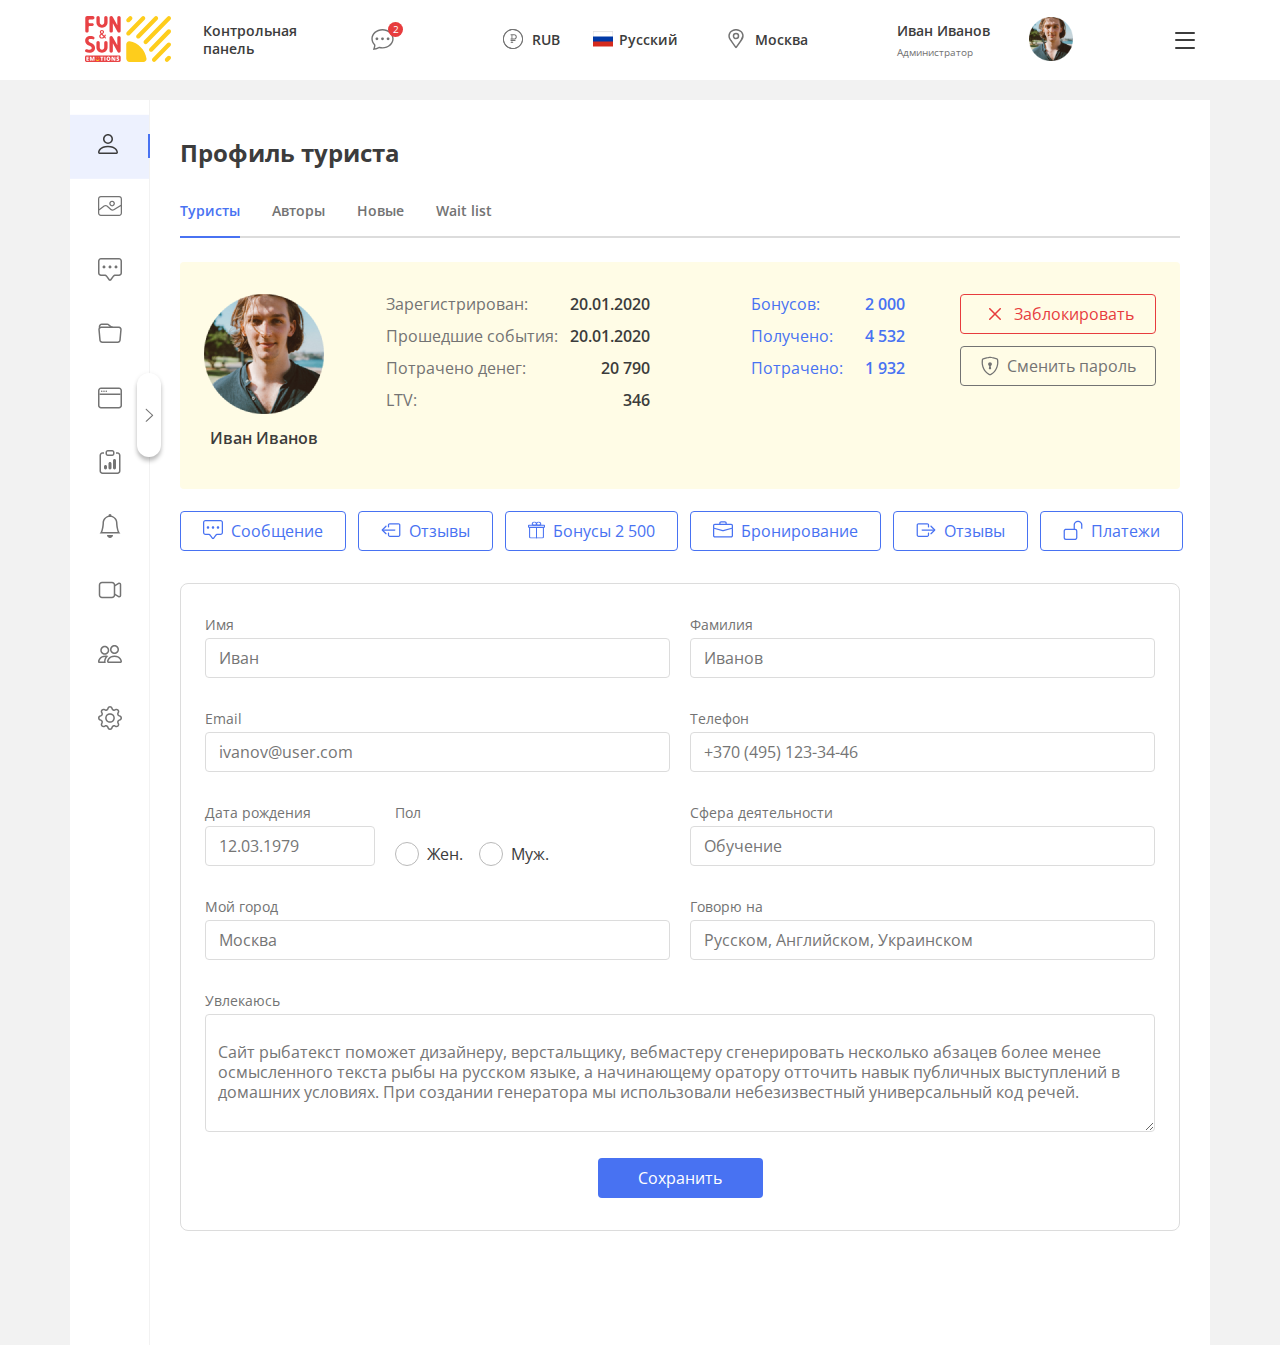
<file: prof_tourist.html>
﻿<!DOCTYPE html>
<html lang="en">

<head>
	<meta charset="UTF-8">
	<meta name="viewport" content="width=device-width, initial-scale=1.0">
	<link rel="preconnect" href="https://fonts.gstatic.com">
	<link href="https://fonts.googleapis.com/css2?family=Open+Sans:wght@300;400;600;700;800&display=swap"
		rel="stylesheet">
	<link rel="stylesheet" href="css/styles.css">
	<title>Document</title>
</head>

<body>

	<div class="big_wrapper">
		<header class="header">
			<div class="wrapper">
				<div class="logo_n_title">
					<a href="#" class="logo">
						<img src="img/logo.svg" alt="">
					</a>
					<div class="header_title">Контрольная панель</div>
				</div>
				<div class="other">
					<div class="messege_block">
						<div class="icon">
							<img src="img/Chat_dots.svg" alt="">
						</div>
					</div>
					<div class="current_pos">
						<div class="currency">
							<div class="_drop_down_title">
								<div class="icon">
									<img src="img/russia-ruble_1.svg" alt="">
								</div>
								<div class="text">RUB</div>
							</div>
							<div class="drop_down_body">
								<div class="_drop_item">
									<div class="icon">
										<img src="img/russia-ruble_1.svg" alt="">
									</div>
									<div class="text">USD</div>
								</div>
								<div class="_drop_item">
									<div class="icon">
										<img src="img/russia-ruble_1.svg" alt="">
									</div>
									<div class="text">UAH</div>
								</div>
							</div>
						</div>
						<div class="lang">
							<div class="_drop_down_title">
								<div class="icon">
									<img src="img/flag.svg" alt="">
								</div>
								<div class="text">Русский</div>
							</div>
							<div class="drop_down_body">
								<div class="_drop_item">
									<div class="icon">
										<img src="img/flag.svg" alt="">
									</div>
									<div class="text">Беларускі</div>
								</div>
								<div class="_drop_item">
									<div class="icon">
										<img src="img/flag.svg" alt="">
									</div>
									<div class="text">Український</div>
								</div>
								<div class="_drop_item">
									<div class="icon">
										<img src="img/flag.svg" alt="">
									</div>
									<div class="text">Lietuvis</div>
								</div>
								<div class="_drop_item">
									<div class="icon">
										<img src="img/flag.svg" alt="">
									</div>
									<div class="text">Latvių</div>
								</div>
								<div class="_drop_item">
									<div class="icon">
										<img src="img/flag.svg" alt="">
									</div>
									<div class="text">Eestlane</div>
								</div>
							</div>
						</div>
						<div class="position">
							<div class="_drop_down_title">
								<div class="icon">
									<img src="img/location.svg" alt="">
								</div>
								<div class="text">Москва</div>
							</div>
						</div>
					</div>
					<div class="user_options">
						<div class="username">
							<div class="name">Иван Иванов</div>
							<div class="role">Администратор</div>
						</div>

						<div class="avatar">
							<img src="img/avatar.png" alt="">
						</div>
						<div class="burger_cont">
							<div class="burger">
								<div class="burger_bef"></div>
								<div class="burger_mid"></div>
								<div class="burger_af"></div>
							</div>
						</div>
					</div>
				</div>
			</div>
		</header>
		<main class="main">
			<div class="wrapper">
				<div class="sidebar_menu_cont  _active">
					<div class="sidebar_menu">
						<div class="sidebar_item">
							<div class="side_bar_title drop_down_title">
								<div class="icon"><img src="img/sidebar/sidebar_icon_1.svg" alt=""></div>
								<div class="text">Пользователи</div>
								<div class="arrow">
									<svg width="16" height="9" viewBox="0 0 16 9" fill="none"
										xmlns="http://www.w3.org/2000/svg">
										<path fill-rule="evenodd" clip-rule="evenodd"
											d="M0.598148 8.59289C0.667816 8.66274 0.75058 8.71815 0.841697 8.75596C0.932815 8.79377 1.0305 8.81323 1.12915 8.81323C1.2278 8.81323 1.32548 8.79377 1.4166 8.75596C1.50772 8.71815 1.59048 8.66274 1.66015 8.59289L7.75047 2.50107L13.8408 8.59289C13.9816 8.73372 14.1726 8.81284 14.3718 8.81284C14.571 8.81284 14.762 8.73372 14.9028 8.59289C15.0436 8.45206 15.1227 8.26106 15.1227 8.06189C15.1227 7.86273 15.0436 7.67172 14.9028 7.53089L8.28147 0.909572C8.2118 0.839727 8.12904 0.784313 8.03792 0.746503C7.9468 0.708694 7.84912 0.689231 7.75047 0.689231C7.65182 0.689231 7.55414 0.708694 7.46302 0.746503C7.3719 0.784313 7.28914 0.839727 7.21947 0.909571L0.598148 7.53089C0.528303 7.60056 0.472889 7.68332 0.435079 7.77444C0.397269 7.86556 0.377808 7.96324 0.377808 8.06189C0.377808 8.16054 0.397269 8.25822 0.435079 8.34934C0.472889 8.44046 0.528303 8.52322 0.598148 8.59289Z"
											fill="#3C3C3C" />
									</svg>
								</div>
							</div>
							<div class="drop_down_body">
								<div class="menu_lvl_2_link _drop_item"><a href="#">Туристы</a></div>
								<div class="menu_lvl_2_link _drop_item"><a href="#">Поставщики</a></div>
								<div class="menu_lvl_2_link _drop_item"><a href="#">Новые</a></div>
								<div class="menu_lvl_2_link _drop_item"><a href="#">На утверждении</a></div>
							</div>
						</div>
						<div class="sidebar_item">
							<div class="side_bar_title drop_down_title">
								<div class="icon"><img src="img/sidebar/sidebar_icon_2.svg" alt=""></div>
								<div class="text">Впечатления</div>
								<div class="arrow">
									<svg width="16" height="9" viewBox="0 0 16 9" fill="none"
										xmlns="http://www.w3.org/2000/svg">
										<path fill-rule="evenodd" clip-rule="evenodd"
											d="M0.598148 8.59289C0.667816 8.66274 0.75058 8.71815 0.841697 8.75596C0.932815 8.79377 1.0305 8.81323 1.12915 8.81323C1.2278 8.81323 1.32548 8.79377 1.4166 8.75596C1.50772 8.71815 1.59048 8.66274 1.66015 8.59289L7.75047 2.50107L13.8408 8.59289C13.9816 8.73372 14.1726 8.81284 14.3718 8.81284C14.571 8.81284 14.762 8.73372 14.9028 8.59289C15.0436 8.45206 15.1227 8.26106 15.1227 8.06189C15.1227 7.86273 15.0436 7.67172 14.9028 7.53089L8.28147 0.909572C8.2118 0.839727 8.12904 0.784313 8.03792 0.746503C7.9468 0.708694 7.84912 0.689231 7.75047 0.689231C7.65182 0.689231 7.55414 0.708694 7.46302 0.746503C7.3719 0.784313 7.28914 0.839727 7.21947 0.909571L0.598148 7.53089C0.528303 7.60056 0.472889 7.68332 0.435079 7.77444C0.397269 7.86556 0.377808 7.96324 0.377808 8.06189C0.377808 8.16054 0.397269 8.25822 0.435079 8.34934C0.472889 8.44046 0.528303 8.52322 0.598148 8.59289Z"
											fill="#3C3C3C" />
									</svg>
								</div>
							</div>
							<div class="drop_down_body">
								<div class="menu_lvl_2_link _drop_item"><a href="#">Туристы</a></div>
								<div class="menu_lvl_2_link _drop_item"><a href="#">Поставщики</a></div>
								<div class="menu_lvl_2_link _drop_item"><a href="#">Новые</a></div>
								<div class="menu_lvl_2_link _drop_item"><a href="#">На утверждении</a></div>
							</div>
						</div>
						<div class="sidebar_item">
							<div class="side_bar_title drop_down_title">
								<div class="icon"><img src="img/sidebar/sidebar_icon_3.svg" alt=""></div>
								<div class="text">Отзывы</div>
								<div class="arrow">
									<svg width="16" height="9" viewBox="0 0 16 9" fill="none"
										xmlns="http://www.w3.org/2000/svg">
										<path fill-rule="evenodd" clip-rule="evenodd"
											d="M0.598148 8.59289C0.667816 8.66274 0.75058 8.71815 0.841697 8.75596C0.932815 8.79377 1.0305 8.81323 1.12915 8.81323C1.2278 8.81323 1.32548 8.79377 1.4166 8.75596C1.50772 8.71815 1.59048 8.66274 1.66015 8.59289L7.75047 2.50107L13.8408 8.59289C13.9816 8.73372 14.1726 8.81284 14.3718 8.81284C14.571 8.81284 14.762 8.73372 14.9028 8.59289C15.0436 8.45206 15.1227 8.26106 15.1227 8.06189C15.1227 7.86273 15.0436 7.67172 14.9028 7.53089L8.28147 0.909572C8.2118 0.839727 8.12904 0.784313 8.03792 0.746503C7.9468 0.708694 7.84912 0.689231 7.75047 0.689231C7.65182 0.689231 7.55414 0.708694 7.46302 0.746503C7.3719 0.784313 7.28914 0.839727 7.21947 0.909571L0.598148 7.53089C0.528303 7.60056 0.472889 7.68332 0.435079 7.77444C0.397269 7.86556 0.377808 7.96324 0.377808 8.06189C0.377808 8.16054 0.397269 8.25822 0.435079 8.34934C0.472889 8.44046 0.528303 8.52322 0.598148 8.59289Z"
											fill="#3C3C3C" />
									</svg>
								</div>
							</div>
							<div class="drop_down_body">
								<div class="menu_lvl_2_link _drop_item"><a href="#">Туристы</a></div>
								<div class="menu_lvl_2_link _drop_item"><a href="#">Поставщики</a></div>
								<div class="menu_lvl_2_link _drop_item"><a href="#">Новые</a></div>
								<div class="menu_lvl_2_link _drop_item"><a href="#">На утверждении</a></div>
							</div>
						</div>
						<div class="sidebar_item">
							<div class="side_bar_title drop_down_title">
								<div class="icon"><img src="img/sidebar/sidebar_icon_4.svg" alt=""></div>
								<div class="text">Биллинг</div>
								<div class="arrow">
									<svg width="16" height="9" viewBox="0 0 16 9" fill="none"
										xmlns="http://www.w3.org/2000/svg">
										<path fill-rule="evenodd" clip-rule="evenodd"
											d="M0.598148 8.59289C0.667816 8.66274 0.75058 8.71815 0.841697 8.75596C0.932815 8.79377 1.0305 8.81323 1.12915 8.81323C1.2278 8.81323 1.32548 8.79377 1.4166 8.75596C1.50772 8.71815 1.59048 8.66274 1.66015 8.59289L7.75047 2.50107L13.8408 8.59289C13.9816 8.73372 14.1726 8.81284 14.3718 8.81284C14.571 8.81284 14.762 8.73372 14.9028 8.59289C15.0436 8.45206 15.1227 8.26106 15.1227 8.06189C15.1227 7.86273 15.0436 7.67172 14.9028 7.53089L8.28147 0.909572C8.2118 0.839727 8.12904 0.784313 8.03792 0.746503C7.9468 0.708694 7.84912 0.689231 7.75047 0.689231C7.65182 0.689231 7.55414 0.708694 7.46302 0.746503C7.3719 0.784313 7.28914 0.839727 7.21947 0.909571L0.598148 7.53089C0.528303 7.60056 0.472889 7.68332 0.435079 7.77444C0.397269 7.86556 0.377808 7.96324 0.377808 8.06189C0.377808 8.16054 0.397269 8.25822 0.435079 8.34934C0.472889 8.44046 0.528303 8.52322 0.598148 8.59289Z"
											fill="#3C3C3C" />
									</svg>
								</div>
							</div>
							<div class="drop_down_body">
								<div class="menu_lvl_2_link _drop_item"><a href="#">Туристы</a></div>
								<div class="menu_lvl_2_link _drop_item"><a href="#">Поставщики</a></div>
								<div class="menu_lvl_2_link _drop_item"><a href="#">Новые</a></div>
								<div class="menu_lvl_2_link _drop_item"><a href="#">На утверждении</a></div>
							</div>
						</div>
						<div class="sidebar_item">
							<div class="side_bar_title drop_down_title">
								<div class="icon"><img src="img/sidebar/sidebar_icon_5.svg" alt=""></div>
								<div class="text">Управление Web</div>
								<div class="arrow">
									<svg width="16" height="9" viewBox="0 0 16 9" fill="none"
										xmlns="http://www.w3.org/2000/svg">
										<path fill-rule="evenodd" clip-rule="evenodd"
											d="M0.598148 8.59289C0.667816 8.66274 0.75058 8.71815 0.841697 8.75596C0.932815 8.79377 1.0305 8.81323 1.12915 8.81323C1.2278 8.81323 1.32548 8.79377 1.4166 8.75596C1.50772 8.71815 1.59048 8.66274 1.66015 8.59289L7.75047 2.50107L13.8408 8.59289C13.9816 8.73372 14.1726 8.81284 14.3718 8.81284C14.571 8.81284 14.762 8.73372 14.9028 8.59289C15.0436 8.45206 15.1227 8.26106 15.1227 8.06189C15.1227 7.86273 15.0436 7.67172 14.9028 7.53089L8.28147 0.909572C8.2118 0.839727 8.12904 0.784313 8.03792 0.746503C7.9468 0.708694 7.84912 0.689231 7.75047 0.689231C7.65182 0.689231 7.55414 0.708694 7.46302 0.746503C7.3719 0.784313 7.28914 0.839727 7.21947 0.909571L0.598148 7.53089C0.528303 7.60056 0.472889 7.68332 0.435079 7.77444C0.397269 7.86556 0.377808 7.96324 0.377808 8.06189C0.377808 8.16054 0.397269 8.25822 0.435079 8.34934C0.472889 8.44046 0.528303 8.52322 0.598148 8.59289Z"
											fill="#3C3C3C" />
									</svg>
								</div>
							</div>
							<div class="drop_down_body">
								<div class="menu_lvl_2_link _drop_item"><a href="#">Туристы</a></div>
								<div class="menu_lvl_2_link _drop_item"><a href="#">Поставщики</a></div>
								<div class="menu_lvl_2_link _drop_item"><a href="#">Новые</a></div>
								<div class="menu_lvl_2_link _drop_item"><a href="#">На утверждении</a></div>
							</div>
						</div>
						<div class="sidebar_item">
							<div class="side_bar_title drop_down_title">
								<div class="icon"><img src="img/sidebar/sidebar_icon_6.svg" alt=""></div>
								<div class="text">Аналитика</div>
								<div class="arrow">
									<svg width="16" height="9" viewBox="0 0 16 9" fill="none"
										xmlns="http://www.w3.org/2000/svg">
										<path fill-rule="evenodd" clip-rule="evenodd"
											d="M0.598148 8.59289C0.667816 8.66274 0.75058 8.71815 0.841697 8.75596C0.932815 8.79377 1.0305 8.81323 1.12915 8.81323C1.2278 8.81323 1.32548 8.79377 1.4166 8.75596C1.50772 8.71815 1.59048 8.66274 1.66015 8.59289L7.75047 2.50107L13.8408 8.59289C13.9816 8.73372 14.1726 8.81284 14.3718 8.81284C14.571 8.81284 14.762 8.73372 14.9028 8.59289C15.0436 8.45206 15.1227 8.26106 15.1227 8.06189C15.1227 7.86273 15.0436 7.67172 14.9028 7.53089L8.28147 0.909572C8.2118 0.839727 8.12904 0.784313 8.03792 0.746503C7.9468 0.708694 7.84912 0.689231 7.75047 0.689231C7.65182 0.689231 7.55414 0.708694 7.46302 0.746503C7.3719 0.784313 7.28914 0.839727 7.21947 0.909571L0.598148 7.53089C0.528303 7.60056 0.472889 7.68332 0.435079 7.77444C0.397269 7.86556 0.377808 7.96324 0.377808 8.06189C0.377808 8.16054 0.397269 8.25822 0.435079 8.34934C0.472889 8.44046 0.528303 8.52322 0.598148 8.59289Z"
											fill="#3C3C3C" />
									</svg>
								</div>
							</div>
							<div class="drop_down_body">
								<div class="menu_lvl_2_link _drop_item"><a href="#">Туристы</a></div>
								<div class="menu_lvl_2_link _drop_item"><a href="#">Поставщики</a></div>
								<div class="menu_lvl_2_link _drop_item"><a href="#">Новые</a></div>
								<div class="menu_lvl_2_link _drop_item"><a href="#">На утверждении</a></div>
							</div>
						</div>

						<div class="sidebar_item">
							<div class="side_bar_title drop_down_title">
								<div class="icon"><img src="img/sidebar/sidebar_icon_7.svg" alt=""></div>
								<div class="text">Уведомления</div>
								<div class="arrow">
									<svg width="16" height="9" viewBox="0 0 16 9" fill="none"
										xmlns="http://www.w3.org/2000/svg">
										<path fill-rule="evenodd" clip-rule="evenodd"
											d="M0.598148 8.59289C0.667816 8.66274 0.75058 8.71815 0.841697 8.75596C0.932815 8.79377 1.0305 8.81323 1.12915 8.81323C1.2278 8.81323 1.32548 8.79377 1.4166 8.75596C1.50772 8.71815 1.59048 8.66274 1.66015 8.59289L7.75047 2.50107L13.8408 8.59289C13.9816 8.73372 14.1726 8.81284 14.3718 8.81284C14.571 8.81284 14.762 8.73372 14.9028 8.59289C15.0436 8.45206 15.1227 8.26106 15.1227 8.06189C15.1227 7.86273 15.0436 7.67172 14.9028 7.53089L8.28147 0.909572C8.2118 0.839727 8.12904 0.784313 8.03792 0.746503C7.9468 0.708694 7.84912 0.689231 7.75047 0.689231C7.65182 0.689231 7.55414 0.708694 7.46302 0.746503C7.3719 0.784313 7.28914 0.839727 7.21947 0.909571L0.598148 7.53089C0.528303 7.60056 0.472889 7.68332 0.435079 7.77444C0.397269 7.86556 0.377808 7.96324 0.377808 8.06189C0.377808 8.16054 0.397269 8.25822 0.435079 8.34934C0.472889 8.44046 0.528303 8.52322 0.598148 8.59289Z"
											fill="#3C3C3C" />
									</svg>
								</div>
							</div>
							<div class="drop_down_body">
								<div class="menu_lvl_2_link _drop_item"><a href="#">Туристы</a></div>
								<div class="menu_lvl_2_link _drop_item"><a href="#">Поставщики</a></div>
								<div class="menu_lvl_2_link _drop_item"><a href="#">Новые</a></div>
								<div class="menu_lvl_2_link _drop_item"><a href="#">На утверждении</a></div>
							</div>
						</div>
						<div class="sidebar_item">
							<div class="side_bar_title drop_down_title">
								<div class="icon"><img src="img/sidebar/sidebar_icon_8.svg" alt=""></div>
								<div class="text">Реклама</div>
								<div class="arrow">
									<svg width="16" height="9" viewBox="0 0 16 9" fill="none"
										xmlns="http://www.w3.org/2000/svg">
										<path fill-rule="evenodd" clip-rule="evenodd"
											d="M0.598148 8.59289C0.667816 8.66274 0.75058 8.71815 0.841697 8.75596C0.932815 8.79377 1.0305 8.81323 1.12915 8.81323C1.2278 8.81323 1.32548 8.79377 1.4166 8.75596C1.50772 8.71815 1.59048 8.66274 1.66015 8.59289L7.75047 2.50107L13.8408 8.59289C13.9816 8.73372 14.1726 8.81284 14.3718 8.81284C14.571 8.81284 14.762 8.73372 14.9028 8.59289C15.0436 8.45206 15.1227 8.26106 15.1227 8.06189C15.1227 7.86273 15.0436 7.67172 14.9028 7.53089L8.28147 0.909572C8.2118 0.839727 8.12904 0.784313 8.03792 0.746503C7.9468 0.708694 7.84912 0.689231 7.75047 0.689231C7.65182 0.689231 7.55414 0.708694 7.46302 0.746503C7.3719 0.784313 7.28914 0.839727 7.21947 0.909571L0.598148 7.53089C0.528303 7.60056 0.472889 7.68332 0.435079 7.77444C0.397269 7.86556 0.377808 7.96324 0.377808 8.06189C0.377808 8.16054 0.397269 8.25822 0.435079 8.34934C0.472889 8.44046 0.528303 8.52322 0.598148 8.59289Z"
											fill="#3C3C3C" />
									</svg>
								</div>
							</div>
							<div class="drop_down_body">
								<div class="menu_lvl_2_link _drop_item"><a href="#">Туристы</a></div>
								<div class="menu_lvl_2_link _drop_item"><a href="#">Поставщики</a></div>
								<div class="menu_lvl_2_link _drop_item"><a href="#">Новые</a></div>
								<div class="menu_lvl_2_link _drop_item"><a href="#">На утверждении</a></div>
							</div>
						</div>
						<div class="sidebar_item">
							<div class="side_bar_title drop_down_title">
								<div class="icon"><img src="img/sidebar/sidebar_icon_9.svg" alt=""></div>
								<div class="text">Перонал</div>
								<div class="arrow">
									<svg width="16" height="9" viewBox="0 0 16 9" fill="none"
										xmlns="http://www.w3.org/2000/svg">
										<path fill-rule="evenodd" clip-rule="evenodd"
											d="M0.598148 8.59289C0.667816 8.66274 0.75058 8.71815 0.841697 8.75596C0.932815 8.79377 1.0305 8.81323 1.12915 8.81323C1.2278 8.81323 1.32548 8.79377 1.4166 8.75596C1.50772 8.71815 1.59048 8.66274 1.66015 8.59289L7.75047 2.50107L13.8408 8.59289C13.9816 8.73372 14.1726 8.81284 14.3718 8.81284C14.571 8.81284 14.762 8.73372 14.9028 8.59289C15.0436 8.45206 15.1227 8.26106 15.1227 8.06189C15.1227 7.86273 15.0436 7.67172 14.9028 7.53089L8.28147 0.909572C8.2118 0.839727 8.12904 0.784313 8.03792 0.746503C7.9468 0.708694 7.84912 0.689231 7.75047 0.689231C7.65182 0.689231 7.55414 0.708694 7.46302 0.746503C7.3719 0.784313 7.28914 0.839727 7.21947 0.909571L0.598148 7.53089C0.528303 7.60056 0.472889 7.68332 0.435079 7.77444C0.397269 7.86556 0.377808 7.96324 0.377808 8.06189C0.377808 8.16054 0.397269 8.25822 0.435079 8.34934C0.472889 8.44046 0.528303 8.52322 0.598148 8.59289Z"
											fill="#3C3C3C" />
									</svg>
								</div>
							</div>
							<div class="drop_down_body">
								<div class="menu_lvl_2_link _drop_item"><a href="#">Туристы</a></div>
								<div class="menu_lvl_2_link _drop_item"><a href="#">Поставщики</a></div>
								<div class="menu_lvl_2_link _drop_item"><a href="#">Новые</a></div>
								<div class="menu_lvl_2_link _drop_item"><a href="#">На утверждении</a></div>
							</div>
						</div>
						<div class="sidebar_item">
							<div class="side_bar_title drop_down_title">
								<div class="icon"><img src="img/sidebar/sidebar_icon_10.svg" alt=""></div>
								<div class="text">Настройки</div>
								<div class="arrow">
									<svg width="16" height="9" viewBox="0 0 16 9" fill="none"
										xmlns="http://www.w3.org/2000/svg">
										<path fill-rule="evenodd" clip-rule="evenodd"
											d="M0.598148 8.59289C0.667816 8.66274 0.75058 8.71815 0.841697 8.75596C0.932815 8.79377 1.0305 8.81323 1.12915 8.81323C1.2278 8.81323 1.32548 8.79377 1.4166 8.75596C1.50772 8.71815 1.59048 8.66274 1.66015 8.59289L7.75047 2.50107L13.8408 8.59289C13.9816 8.73372 14.1726 8.81284 14.3718 8.81284C14.571 8.81284 14.762 8.73372 14.9028 8.59289C15.0436 8.45206 15.1227 8.26106 15.1227 8.06189C15.1227 7.86273 15.0436 7.67172 14.9028 7.53089L8.28147 0.909572C8.2118 0.839727 8.12904 0.784313 8.03792 0.746503C7.9468 0.708694 7.84912 0.689231 7.75047 0.689231C7.65182 0.689231 7.55414 0.708694 7.46302 0.746503C7.3719 0.784313 7.28914 0.839727 7.21947 0.909571L0.598148 7.53089C0.528303 7.60056 0.472889 7.68332 0.435079 7.77444C0.397269 7.86556 0.377808 7.96324 0.377808 8.06189C0.377808 8.16054 0.397269 8.25822 0.435079 8.34934C0.472889 8.44046 0.528303 8.52322 0.598148 8.59289Z"
											fill="#3C3C3C" />
									</svg>
								</div>
							</div>
							<div class="drop_down_body">
								<div class="menu_lvl_2_link _drop_item"><a href="#">Туристы</a></div>
								<div class="menu_lvl_2_link _drop_item"><a href="#">Поставщики</a></div>
								<div class="menu_lvl_2_link _drop_item"><a href="#">Новые</a></div>
								<div class="menu_lvl_2_link _drop_item"><a href="#">На утверждении</a></div>
							</div>
						</div>
						<div class="sidebar_arrow _active" id="sidebar_arrow">
							<img src="img/sidebar/side_bar_arrow.svg" alt="">
						</div>
					</div>
				</div>
				<div class="sidebar_arrow" id="sidebar_arrow_2">
					<img src="img/sidebar/side_bar_arrow.svg" alt="">
				</div>
				<div class="main_content_box _profile">
					<h1 class="page_title">Профиль туриста</h1>
					<div class="tabs_header">
						<div class="tab_link _active">Туристы</div>
						<div class="tab_link">Авторы</div>
						<div class="tab_link">Новые</div>
						<div class="tab_link">Wait list</div>
					</div>
					<div class="tabs_body_content">
						<div class="tab_body">
							<div class="big_profile_card">
								<div class="img_column _column">
									<div class="img"><img src="img/avatar.png" alt=""></div>
									<div class="name">Иван Иванов</div>
								</div>
								<div class="date_info_column _column">
									<div class="date_cont">
										<div class="date_row">
											<div class="param">Зарегистрирован:</div>
											<div class="value">20.01.2020</div>
										</div>
										<div class="date_row">
											<div class="param">Прошедшие события:</div>
											<div class="value">20.01.2020</div>
										</div>
										<div class="date_row">
											<div class="param">Потрачено денег:</div>
											<div class="value">20 790</div>
										</div>
										<div class="date_row">
											<div class="param">LTV:</div>
											<div class="value">346</div>
										</div>
									</div>
								</div>
								<div class="bonuses_column _column">
									<div class="bonuses_info_cont">
										<div class="bonus_row">
											<div class="param">Бонусов:</div>
											<div class="value">2 000</div>
										</div>
										<div class="bonus_row">
											<div class="param">Получено:</div>
											<div class="value">4 532</div>
										</div>
										<div class="bonus_row">
											<div class="param">Потрачено:</div>
											<div class="value">1 932</div>
										</div>
									</div>
								</div>
								<div class="action_column _column">
									<div class="btn_upper _btn">
										<div class="icon">
											<img src="img/X.svg" alt="">
										</div>
										<div class="text">Заблокировать</div>
									</div>
									<div class="btn_lower _btn">
										<div class="icon">
											<img src="img/Shield_lock.svg" alt="">
										</div>
										<div class="text">Сменить пароль</div>
									</div>
								</div>
							</div>
							<div class="actions_container">
								<div class="buttons_cont">
									<div class="action_btn">
										<div class="icon">
											<img src="img/actions/action_icon_1.svg" alt="">
										</div>
										<div class="text">Сообщение</div>
									</div>
									<div class="action_btn">
										<div class="icon">
											<img src="img/actions/action_icon_2.svg" alt="">
										</div>
										<div class="text">Отзывы</div>
									</div>
									<div class="action_btn">
										<div class="icon">
											<img src="img/actions/action_icon_3.svg" alt="">
										</div>
										<div class="text">Бонусы 2 500</div>
									</div>
									<div class="action_btn">
										<div class="icon">
											<img src="img/actions/action_icon_4.svg" alt="">
										</div>
										<div class="text">Бронирование</div>
									</div>
									<div class="action_btn">
										<div class="icon">
											<img src="img/actions/action_icon_5.svg" alt="">
										</div>
										<div class="text">Отзывы</div>
									</div>
									<div class="action_btn">
										<div class="icon">
											<img src="img/actions/action_icon_6.svg" alt="">
										</div>
										<div class="text">Платежи</div>
									</div>
								</div>
							</div>
							<form action="#" class="big_form_cont">
								<div class="content_box">
									<div class="input_item_cont">
										<div class="input_item">
											<div class="input_title">Имя</div>
											<input type="text" placeholder="Иван">
										</div>
									</div>
									<div class="input_item_cont">
										<div class="input_item">
											<div class="input_title">Фамилия</div>
											<input type="text" placeholder="Иванов">
										</div>
									</div>
									<div class="input_item_cont">
										<div class="input_item">
											<div class="input_title">Email</div>
											<input type="text" placeholder="ivanov@user.com">
										</div>
									</div>
									<div class="input_item_cont">
										<div class="input_item">
											<div class="input_title">Телефон</div>
											<input type="text" placeholder="+370 (495) 123-34-46">
										</div>
									</div>
									<div class="input_item_cont _flex">
										<div class="input_item">
											<div class="input_title">Дата рождения</div>
											<input type="text" placeholder="12.03.1979">
										</div>
										<div class="input_item_check">
											<div class="input_title">Пол</div>
											<div class="input_radio_cont">
												<div class="input">
													<input id="male" type="radio" name="gender">
													<label for="male"></label>

													<div class="text">Жен.</div>
												</div>
												<div class="input">
													<input id="female" type="radio" name="gender">
													<label for="female"></label>
													<div class="text">Муж.</div>
												</div>
											</div>
										</div>
									</div>
									<div class="input_item_cont">
										<div class="input_item">
											<div class="input_title">Сфера деятельности</div>
											<input type="text" placeholder="Обучение">
										</div>
									</div>
									<div class="input_item_cont">
										<div class="input_item">
											<div class="input_title">Мой город</div>
											<input type="text" placeholder="Москва">
										</div>
									</div>
									<div class="input_item_cont">
										<div class="input_item">
											<div class="input_title">Говорю на</div>
											<input type="text" placeholder="Русском, Английском, Украинском">
										</div>
									</div>
									<div class="textarea">
										<div class="input_title">Увлекаюсь</div>
										<textarea
											placeholder="Сайт рыбатекст поможет дизайнеру, верстальщику, вебмастеру сгенерировать несколько абзацев более менее осмысленного текста рыбы на русском языке, а начинающему оратору отточить навык публичных выступлений в домашних условиях. При создании генератора мы использовали небезизвестный универсальный код речей. "></textarea>
									</div>
									<button type="submit">Сохранить</button>
								</div>
							</form>
						</div>

					</div>
				</div>
			</div>
		</main>
	</div>


	<script src="scripts/jquery-3.5.1.min.js"></script>
	<script src="scripts/scripts.js"></script>
</body>

</html>
</file>
<file: css/styles.css>
*, *:before, *:after {
  padding: 0;
  margin: 0;
  -webkit-box-sizing: border-box;
          box-sizing: border-box;
  list-style-type: none;
  font-family: 'Open Sans', sans-serif;
}

html, body {
  width: 100%;
  height: 100%;
  line-height: 1;
}

html._lock, body._lock {
  overflow: hidden;
}

.page_list {
  padding: 20px;
}

.page_list .page_link_group {
  margin-bottom: 50px;
}

.page_list .page_link_group .first_link {
  font-size: 25px;
  margin-bottom: 10px;
}

.page_list .page_link_group .sec_link {
  font-size: 20px;
  margin-bottom: 5px;
  margin-left: 10px;
}

/*====================================================================================*/
a {
  text-decoration: none;
  color: inherit;
}

a:active, a:focus {
  outline: none;
}

input, textarea {
  outline: none;
}

input:active, textarea:active {
  outline: none;
}

:focus {
  outline: none;
}

textarea {
  resize: none;
}

textarea {
  resize: vertical;
}

textarea {
  resize: horizontal;
}

.big_wrapper {
  overflow: hidden;
  position: relative;
  min-height: 100vh;
  display: -webkit-box;
  display: -ms-flexbox;
  display: flex;
  -webkit-box-orient: vertical;
  -webkit-box-direction: normal;
      -ms-flex-direction: column;
          flex-direction: column;
  -webkit-box-pack: justify;
      -ms-flex-pack: justify;
          justify-content: space-between;
}

.wrapper {
  max-width: 1180px;
  margin: 0 auto;
  padding: 0 20px;
}

h1.page_title {
  font-weight: bold;
  font-size: 24px;
  line-height: 32px;
  color: #3C3C3C;
}

.calendar_black {
  background: #0003;
  width: 100%;
  height: 100vh;
  position: fixed;
  top: 0;
  left: 0;
  opacity: 0;
  visibility: hidden;
  -webkit-transition: .3s;
  transition: .3s;
  z-index: 1;
}

.calendar_black._active {
  opacity: 1;
  visibility: visible;
}

.header {
  -webkit-box-shadow: 0px 0px 5px rgba(0, 0, 0, 0.05), 0px 5px 10px rgba(0, 0, 0, 0.05);
          box-shadow: 0px 0px 5px rgba(0, 0, 0, 0.05), 0px 5px 10px rgba(0, 0, 0, 0.05);
  background: #fff;
}

.header .wrapper {
  display: -webkit-box;
  display: -ms-flexbox;
  display: flex;
  -webkit-box-pack: justify;
      -ms-flex-pack: justify;
          justify-content: space-between;
  padding: 16px 35px;
}

.header .wrapper .logo_n_title {
  display: -webkit-box;
  display: -ms-flexbox;
  display: flex;
  -webkit-box-align: center;
      -ms-flex-align: center;
          align-items: center;
  -webkit-box-flex: 0;
      -ms-flex: 0 1 270px;
          flex: 0 1 270px;
}

.header .wrapper .logo_n_title .logo {
  margin-right: 32px;
}

@media screen and (max-width: 450px) {
  .header .wrapper .logo_n_title .logo {
    margin-right: 0;
  }
}

.header .wrapper .logo_n_title .header_title {
  max-width: 100px;
  font-weight: 600;
  font-size: 14px;
  line-height: 18px;
  color: #3C3C3C;
}

@media screen and (max-width: 450px) {
  .header .wrapper .logo_n_title .header_title {
    display: none;
  }
}

@media screen and (max-width: 450px) {
  .header .wrapper .logo_n_title {
    -webkit-box-flex: 0;
        -ms-flex: 0 1 80px;
            flex: 0 1 80px;
  }
  .header .wrapper .logo_n_title img {
    width: 100%;
  }
}

.header .wrapper .other {
  display: -webkit-box;
  display: -ms-flexbox;
  display: flex;
  -webkit-box-pack: justify;
      -ms-flex-pack: justify;
          justify-content: space-between;
  -webkit-box-align: center;
      -ms-flex-align: center;
          align-items: center;
  -webkit-box-flex: 1;
      -ms-flex: 1 1 auto;
          flex: 1 1 auto;
}

.header .wrapper .other .messege_block {
  margin-left: 15px;
}

.header .wrapper .other .messege_block .icon {
  position: relative;
  width: 25px;
}

.header .wrapper .other .messege_block .icon img {
  width: 100%;
}

.header .wrapper .other .messege_block .icon:after {
  content: "2";
  position: absolute;
  top: -5px;
  right: -8px;
  width: 15px;
  height: 15px;
  border-radius: 50%;
  background: #E73C3E;
  display: -webkit-box;
  display: -ms-flexbox;
  display: flex;
  -webkit-box-align: center;
      -ms-flex-align: center;
          align-items: center;
  -webkit-box-pack: center;
      -ms-flex-pack: center;
          justify-content: center;
  font-size: 10px;
  line-height: 16px;
  color: #FFFFFF;
}

.header .wrapper .other .current_pos {
  display: -webkit-box;
  display: -ms-flexbox;
  display: flex;
  -webkit-box-pack: center;
      -ms-flex-pack: center;
          justify-content: center;
  -webkit-box-align: center;
      -ms-flex-align: center;
          align-items: center;
  margin-left: 7px;
}

.header .wrapper .other .current_pos .currency, .header .wrapper .other .current_pos .lang {
  position: relative;
  -webkit-box-flex: 0;
      -ms-flex: 0 0 80px;
          flex: 0 0 80px;
  margin: 0 5px;
}

.header .wrapper .other .current_pos .currency ._drop_down_title, .header .wrapper .other .current_pos .lang ._drop_down_title {
  border-radius: 5px 5px 0 0;
}

.header .wrapper .other .current_pos .currency ._drop_down_title, .header .wrapper .other .current_pos .currency ._drop_item, .header .wrapper .other .current_pos .lang ._drop_down_title, .header .wrapper .other .current_pos .lang ._drop_item {
  display: -webkit-box;
  display: -ms-flexbox;
  display: flex;
  -webkit-box-align: center;
      -ms-flex-align: center;
          align-items: center;
  cursor: pointer;
  height: 40px;
  -webkit-box-pack: center;
      -ms-flex-pack: center;
          justify-content: center;
  position: relative;
  z-index: 10;
  background: #fff;
  -webkit-transition: .2s;
  transition: .2s;
}

.header .wrapper .other .current_pos .currency ._drop_down_title:hover, .header .wrapper .other .current_pos .currency ._drop_item:hover, .header .wrapper .other .current_pos .lang ._drop_down_title:hover, .header .wrapper .other .current_pos .lang ._drop_item:hover {
  background: #F2F2F2;
}

.header .wrapper .other .current_pos .currency .icon, .header .wrapper .other .current_pos .lang .icon {
  margin-right: 9px;
}

.header .wrapper .other .current_pos .currency .text, .header .wrapper .other .current_pos .lang .text {
  font-weight: 600;
  font-size: 14px;
  line-height: 18px;
  color: #3C3C3C;
}

.header .wrapper .other .current_pos .currency .drop_down_body, .header .wrapper .other .current_pos .lang .drop_down_body {
  position: absolute;
  top: 100%;
  width: 100%;
  display: none;
  z-index: 10;
  background: #fff;
  border-radius: 0px 0px 5px 5px;
}

.header .wrapper .other .current_pos .currency:after, .header .wrapper .other .current_pos .lang:after {
  content: "";
  position: absolute;
  top: 0;
  left: 0;
  width: 80px;
  height: 120px;
  display: block;
  -webkit-box-shadow: 0px 0px 5px rgba(0, 0, 0, 0.05), 0px 10px 10px rgba(0, 0, 0, 0.1);
          box-shadow: 0px 0px 5px rgba(0, 0, 0, 0.05), 0px 10px 10px rgba(0, 0, 0, 0.1);
  border-radius: 0px 0px 5px 5px;
  opacity: 0;
  -webkit-transition: .2s;
  transition: .2s;
}

.header .wrapper .other .current_pos .currency._active:after, .header .wrapper .other .current_pos .lang._active:after {
  opacity: 1;
}

.header .wrapper .other .current_pos .lang {
  -webkit-box-flex: 0;
      -ms-flex: 0 0 135px;
          flex: 0 0 135px;
}

.header .wrapper .other .current_pos .lang ._drop_down_title, .header .wrapper .other .current_pos .lang ._drop_item {
  -webkit-box-pack: start;
      -ms-flex-pack: start;
          justify-content: flex-start;
  padding-left: 12px;
}

.header .wrapper .other .current_pos .lang .icon {
  margin-right: 6px;
}

.header .wrapper .other .current_pos .lang:after {
  content: "";
  position: absolute;
  top: 0;
  left: 0;
  width: 135px;
  height: 250px;
  display: block;
  background: #FFFFFF;
  -webkit-box-shadow: 0px 0px 5px rgba(0, 0, 0, 0.05), 0px 10px 10px rgba(0, 0, 0, 0.1);
          box-shadow: 0px 0px 5px rgba(0, 0, 0, 0.05), 0px 10px 10px rgba(0, 0, 0, 0.1);
  border-radius: 0px 0px 5px 5px;
  opacity: 0;
  -webkit-transition: .2s;
  transition: .2s;
}

.header .wrapper .other .current_pos .position {
  margin: 0 5px;
}

.header .wrapper .other .current_pos .position ._drop_down_title, .header .wrapper .other .current_pos .position ._drop_item {
  display: -webkit-box;
  display: -ms-flexbox;
  display: flex;
  -webkit-box-align: center;
      -ms-flex-align: center;
          align-items: center;
  cursor: pointer;
  height: 40px;
  -webkit-box-pack: center;
      -ms-flex-pack: center;
          justify-content: center;
  position: relative;
  z-index: 10;
  background: #fff;
  -webkit-transition: .2s;
  transition: .2s;
}

.header .wrapper .other .current_pos .position .icon {
  margin-right: 9px;
}

.header .wrapper .other .current_pos .position .text {
  font-weight: 600;
  font-size: 14px;
  line-height: 18px;
  color: #3C3C3C;
}

@media screen and (max-width: 800px) {
  .header .wrapper .other .current_pos {
    display: none;
  }
}

.header .wrapper .other .user_options {
  -webkit-box-flex: 0;
      -ms-flex: 0 1 298px;
          flex: 0 1 298px;
  display: -webkit-box;
  display: -ms-flexbox;
  display: flex;
  -webkit-box-align: center;
      -ms-flex-align: center;
          align-items: center;
  -webkit-box-pack: justify;
      -ms-flex-pack: justify;
          justify-content: space-between;
}

.header .wrapper .other .user_options .username {
  width: 97px;
}

.header .wrapper .other .user_options .username .name {
  font-weight: 600;
  font-size: 14px;
  line-height: 18px;
  color: #3C3C3C;
  margin-bottom: 6px;
}

.header .wrapper .other .user_options .username .role {
  font-size: 10px;
  line-height: 12px;
  color: #737373;
}

@media screen and (max-width: 900px) {
  .header .wrapper .other .user_options .username {
    display: none;
  }
}

.header .wrapper .other .user_options .burger_cont {
  display: -webkit-box;
  display: -ms-flexbox;
  display: flex;
  -webkit-box-pack: end;
      -ms-flex-pack: end;
          justify-content: flex-end;
}

.header .wrapper .other .user_options .burger_cont .burger {
  width: 20px;
  height: 17px;
  display: -webkit-box;
  display: -ms-flexbox;
  display: flex;
  -webkit-box-orient: vertical;
  -webkit-box-direction: normal;
      -ms-flex-direction: column;
          flex-direction: column;
  -webkit-box-pack: justify;
      -ms-flex-pack: justify;
          justify-content: space-between;
  cursor: pointer;
}

.header .wrapper .other .user_options .burger_cont .burger .burger_bef, .header .wrapper .other .user_options .burger_cont .burger .burger_mid, .header .wrapper .other .user_options .burger_cont .burger .burger_af {
  background: #3C3C3C;
  border-radius: 2px;
  height: 2px;
  width: 100%;
}

.header .wrapper .other .user_options .avatar {
  -webkit-box-flex: 1;
      -ms-flex: 1 1 44px;
          flex: 1 1 44px;
  margin: 0 35px;
}

.header .wrapper .other .user_options .avatar img {
  width: 44px;
  height: 100%;
  -o-object-fit: contain;
     object-fit: contain;
}

@media screen and (max-width: 800px) {
  .header .wrapper .other .user_options .avatar {
    margin: 0 20px;
  }
}

@media screen and (max-width: 800px) {
  .header .wrapper .other .user_options {
    -webkit-box-flex: 0;
        -ms-flex: 0 1 105px;
            flex: 0 1 105px;
  }
}

@media screen and (max-width: 800px) {
  .header .wrapper .other {
    -webkit-box-pack: end;
        -ms-flex-pack: end;
            justify-content: flex-end;
  }
}

@media screen and (max-width: 800px) {
  .header .wrapper {
    padding: 8px 20px;
  }
}

@media screen and (max-width: 700px) {
  .header {
    position: fixed;
    width: 100%;
    z-index: 100;
  }
}

.sidebar_arrow {
  display: none;
  right: 0;
  top: 47%;
  -webkit-transform: translate(50%, -50%);
          transform: translate(50%, -50%);
  width: 24px;
  height: 84px;
  background: #FFFFFF;
  -webkit-box-shadow: 0px 4px 4px rgba(0, 0, 0, 0.25), 0px 0px 5px rgba(0, 0, 0, 0.05);
          box-shadow: 0px 4px 4px rgba(0, 0, 0, 0.25), 0px 0px 5px rgba(0, 0, 0, 0.05);
  border-radius: 30px;
  display: -webkit-box;
  display: -ms-flexbox;
  display: flex;
  -webkit-box-align: center;
      -ms-flex-align: center;
          align-items: center;
  -webkit-box-pack: center;
      -ms-flex-pack: center;
          justify-content: center;
  cursor: pointer;
  -webkit-transition: .2s;
  transition: .2s;
  z-index: 100;
}

.sidebar_arrow img {
  -webkit-transition: .2s;
  transition: .2s;
}

.sidebar_arrow:hover {
  background: #EDF1FE;
  -webkit-box-shadow: 0px 4px 4px rgba(0, 0, 0, 0.25), 0px 0px 5px rgba(0, 0, 0, 0.05);
          box-shadow: 0px 4px 4px rgba(0, 0, 0, 0.25), 0px 0px 5px rgba(0, 0, 0, 0.05);
}

@media screen and (max-width: 700px) {
  .sidebar_arrow {
    position: fixed;
    display: -webkit-box;
    display: -ms-flexbox;
    display: flex;
    right: unset;
    left: 280px;
    -webkit-transform: translate(-280px, 0);
            transform: translate(-280px, 0);
  }
  .sidebar_arrow._active {
    -webkit-transform: translate(0px, 0);
            transform: translate(0px, 0);
  }
  .sidebar_arrow._active img {
    -webkit-transform: scale(-1, 1);
            transform: scale(-1, 1);
  }
}

@media screen and (min-width: 700px) {
  .sidebar_arrow {
    display: none;
  }
}

.sidebar_menu {
  position: relative;
}

.sidebar_menu .sidebar_item {
  margin-bottom: 38px;
  -webkit-transition: .2s;
  transition: .2s;
  position: relative;
}

.sidebar_menu .sidebar_item .side_bar_title {
  display: -webkit-box;
  display: -ms-flexbox;
  display: flex;
  -webkit-box-align: center;
      -ms-flex-align: center;
          align-items: center;
  -webkit-box-pack: justify;
      -ms-flex-pack: justify;
          justify-content: space-between;
  padding: 0 33px;
  cursor: pointer;
  -webkit-transition: .3s;
  transition: .3s;
  position: relative;
  z-index: 10;
}

.sidebar_menu .sidebar_item .side_bar_title .icon {
  margin-right: 9px;
  -webkit-box-flex: 0;
      -ms-flex: 0 0 26px;
          flex: 0 0 26px;
  -webkit-transition: .3s;
  transition: .3s;
}

.sidebar_menu .sidebar_item .side_bar_title .icon img {
  max-width: 26px;
  max-height: 26px;
  -o-object-fit: contain;
     object-fit: contain;
}

.sidebar_menu .sidebar_item .side_bar_title .text {
  -webkit-box-flex: 1;
      -ms-flex: 1 1 auto;
          flex: 1 1 auto;
  font-weight: 600;
  -webkit-transition: .2s;
  transition: .2s;
  font-size: 14px;
  line-height: 18px;
  color: #3C3C3C;
}

.sidebar_menu .sidebar_item .side_bar_title .arrow {
  -webkit-transform: rotate(-180deg);
          transform: rotate(-180deg);
  -webkit-transition: .3s;
  transition: .3s;
}

.sidebar_menu .sidebar_item .side_bar_title .arrow svg, .sidebar_menu .sidebar_item .side_bar_title .arrow path {
  -webkit-transition: .3s;
  transition: .3s;
  fill: #B9B9B9;
}

.sidebar_menu .sidebar_item .drop_down_body {
  display: none;
  margin-top: 20px;
}

.sidebar_menu .sidebar_item .drop_down_body .menu_lvl_2_link {
  padding: 15px 0 15px 29%;
  margin: -8px 0;
  font-weight: 600;
  font-size: 14px;
  line-height: 18px;
  color: #737373;
  -webkit-transition: .2s;
  transition: .2s;
  position: relative;
}

.sidebar_menu .sidebar_item .drop_down_body .menu_lvl_2_link a {
  display: block;
  width: 100%;
  height: 100%;
}

.sidebar_menu .sidebar_item .drop_down_body .menu_lvl_2_link:after {
  content: "";
  position: absolute;
  top: 54%;
  right: -1px;
  width: 2px;
  height: 24px;
  display: block;
  -webkit-transform: translate(0, -50%);
          transform: translate(0, -50%);
  background: #4872F2;
  opacity: 0;
  -webkit-transition: .2s;
  transition: .2s;
}

.sidebar_menu .sidebar_item .drop_down_body .menu_lvl_2_link:hover {
  background: #EDF1FE;
  padding: 15px 0 15px 29%;
}

.sidebar_menu .sidebar_item .drop_down_body .menu_lvl_2_link:hover:after {
  opacity: 1;
}

.sidebar_menu .sidebar_item._active {
  margin-bottom: 20px;
}

.sidebar_menu .sidebar_item._active .arrow {
  -webkit-transform: rotate(0);
          transform: rotate(0);
}

.sidebar_menu .sidebar_item._active .arrow svg, .sidebar_menu .sidebar_item._active .arrow path {
  fill: #000;
}

.sidebar_menu .sidebar_item:after {
  content: "";
  position: absolute;
  top: 0%;
  -webkit-transform: translate(0, -30%);
          transform: translate(0, -30%);
  left: 0;
  width: 100%;
  height: 64px;
  display: block;
  background: #EDF1FE;
  opacity: 0;
  -webkit-transition: .2s;
  transition: .2s;
}

.sidebar_menu .sidebar_item:before {
  content: "";
  position: absolute;
  top: 0%;
  right: -1px;
  width: 2px;
  height: 24px;
  display: block;
  -webkit-transform: translate(0, 0%);
          transform: translate(0, 0%);
  background: #4872F2;
  opacity: 0;
  -webkit-transition: .2s;
  transition: .2s;
  z-index: 10;
}

.sidebar_menu .sidebar_item._active:after {
  opacity: 1;
}

.sidebar_menu .sidebar_item._active:before {
  opacity: 1;
}

.sidebar_menu .sidebar_arrow {
  position: absolute;
}

.sidebar_menu .sidebar_arrow img {
  -webkit-transform: scale(-1, 1);
          transform: scale(-1, 1);
}

.sidebar_menu .sidebar_arrow._active img {
  -webkit-transform: scale(1, 1);
          transform: scale(1, 1);
}

@media screen and (min-width: 700px) {
  .sidebar_menu .sidebar_arrow {
    display: -webkit-box;
    display: -ms-flexbox;
    display: flex;
  }
}

@media screen and (max-width: 700px) {
  .sidebar_menu .sidebar_arrow {
    display: none;
  }
}

.sidebar_menu_cont {
  -webkit-box-flex: 0;
      -ms-flex: 0 0 270px;
          flex: 0 0 270px;
  border-right: 1px solid #F2F2F2;
  padding: 34px 0;
  -webkit-transition: .3s;
  transition: .3s;
}

.sidebar_menu_cont._done .sidebar_item {
  position: relative;
}

.sidebar_menu_cont._done .sidebar_item .side_bar_title {
  position: relative;
  z-index: 10;
}

.sidebar_menu_cont._done .sidebar_item:after {
  content: "";
  position: absolute;
  top: 0%;
  -webkit-transform: translate(0, -30%);
          transform: translate(0, -30%);
  left: 0;
  width: 100%;
  height: 64px;
  display: block;
  background: #EDF1FE;
  opacity: 0;
  -webkit-transition: .2s;
  transition: .2s;
}

.sidebar_menu_cont._done .sidebar_item:before {
  content: "";
  position: absolute;
  top: 0%;
  right: -1px;
  width: 2px;
  height: 24px;
  display: block;
  -webkit-transform: translate(0, 0%);
          transform: translate(0, 0%);
  background: #4872F2;
  opacity: 0;
  -webkit-transition: .2s;
  transition: .2s;
  z-index: 10;
}

.sidebar_menu_cont._done .sidebar_item:first-child:after {
  opacity: 1;
}

.sidebar_menu_cont._done .sidebar_item:first-child:before {
  opacity: 1;
}

.sidebar_menu_cont._done .text {
  position: absolute;
  opacity: 0;
}

.sidebar_menu_cont._active {
  -webkit-box-flex: 0;
      -ms-flex: 0 0 80px;
          flex: 0 0 80px;
  padding: 34px 0;
}

.sidebar_menu_cont._active .drop_down_body {
  display: none !important;
}

.sidebar_menu_cont._active .side_bar_title {
  padding: 0;
}

.sidebar_menu_cont._active .side_bar_title .icon {
  margin: 0 0 0 28px;
}

.sidebar_menu_cont._active .side_bar_title .arrow {
  display: none;
}

@media screen and (max-width: 700px) {
  .sidebar_menu_cont._active {
    width: 300px;
    -webkit-box-flex: unset;
        -ms-flex: unset;
            flex: unset;
    padding: 0;
  }
}

.sidebar_menu_cont._active_2 {
  -webkit-transform: translate(0%, 0);
          transform: translate(0%, 0);
}

@media screen and (max-width: 700px) {
  .sidebar_menu_cont {
    position: fixed;
    background: #fff;
    width: 280px;
    z-index: 100;
    height: calc(100vh - 65px);
    top: 64px;
    -webkit-transform: translate(-100%, 0);
            transform: translate(-100%, 0);
    overflow: auto;
    border-top: 2px solid #f2f2f2;
  }
}

.main {
  padding-top: 20px;
  -webkit-box-flex: 1;
      -ms-flex: 1 1 auto;
          flex: 1 1 auto;
  background: #F2F2F2;
}

.main .wrapper {
  height: 100%;
  background: #fff;
  display: -webkit-box;
  display: -ms-flexbox;
  display: flex;
  -webkit-box-align: stretch;
      -ms-flex-align: stretch;
          align-items: stretch;
  padding: 0;
  max-width: 1140px;
}

.main .main_content_box {
  padding: 37px 30px;
  -webkit-box-flex: 1;
      -ms-flex: 1 1 auto;
          flex: 1 1 auto;
  padding-bottom: 114px;
  min-width: 0;
}

.main .main_content_box .tabs_header {
  display: -webkit-box;
  display: -ms-flexbox;
  display: flex;
  -webkit-box-align: center;
      -ms-flex-align: center;
          align-items: center;
  margin: 33px -16px 24px;
  position: relative;
}

.main .main_content_box .tabs_header .tab_link {
  font-weight: 600;
  font-size: 14px;
  line-height: 18px;
  color: #737373;
  margin: 0 16px;
  padding-bottom: 16px;
  border-bottom: 2px solid #0000;
  position: relative;
  z-index: 1;
  -webkit-transition: .2s;
  transition: .2s;
  cursor: pointer;
}

.main .main_content_box .tabs_header .tab_link._active {
  color: #4872F2;
  border-bottom: 2px solid #4872F2;
}

@media screen and (max-width: 800px) {
  .main .main_content_box .tabs_header .tab_link {
    white-space: nowrap;
    text-align: center;
    margin: 0 5px 10px;
    padding-bottom: 8px;
    -webkit-box-flex: 0;
        -ms-flex: 0 1 calc(50% - 10px);
            flex: 0 1 calc(50% - 10px);
  }
}

@media screen and (max-width: 420px) {
  .main .main_content_box .tabs_header .tab_link {
    -webkit-box-flex: 0;
        -ms-flex: 0 1 calc(25% - 10px);
            flex: 0 1 calc(25% - 10px);
  }
}

.main .main_content_box .tabs_header:after {
  content: "";
  position: absolute;
  top: calc(100% - 2px);
  left: 16px;
  width: calc(100% - 32px);
  height: 2px;
  display: block;
  background: #DCDCDC;
  z-index: 0;
}

@media screen and (max-width: 800px) {
  .main .main_content_box .tabs_header:after {
    display: none;
  }
}

@media screen and (max-width: 800px) {
  .main .main_content_box .tabs_header {
    -ms-flex-wrap: wrap;
        flex-wrap: wrap;
    margin: 20px -5px;
  }
}

@media screen and (max-width: 800px) {
  .main .main_content_box {
    padding: 20px;
  }
}

.main .main_content_box._active .actions_container .buttons_cont {
  -webkit-box-flex: 0;
      -ms-flex: 0 1 511px;
          flex: 0 1 511px;
}

.main .main_content_box._active .actions_container .buttons_cont .action_btn:last-child {
  -webkit-box-flex: 1;
      -ms-flex: 1 1 auto;
          flex: 1 1 auto;
}

@media screen and (max-width: 1000px) {
  .main .main_content_box._active .actions_container .buttons_cont {
    -webkit-box-flex: 1;
        -ms-flex: 1 1 auto;
            flex: 1 1 auto;
  }
}

.main .main_content_box._active .calendar_search_row .calendar_container .calendar_item .item_title {
  margin-right: 12px;
}

.main .main_content_box._active .calendar_search_row .info_container .icon_cont {
  margin: 0 9px 0 10px;
}

.main .main_content_box._active .calendar_search_row .info_container .buttons {
  -webkit-transform: translate(4px, 0);
          transform: translate(4px, 0);
}

.main .main_content_box._active .calendar_search_row .info_container .buttons .button {
  padding: 8px 15px;
}

.main .main_content_box._active .act_block .icon {
  margin-right: 4px !important;
}

.main .big_profile_card {
  background: #FFFCE6;
  border-radius: 4px;
  padding: 32px 24px 41px;
  display: -webkit-box;
  display: -ms-flexbox;
  display: flex;
  -webkit-box-pack: justify;
      -ms-flex-pack: justify;
          justify-content: space-between;
}

.main .big_profile_card .img_column {
  margin-right: 10px;
}

.main .big_profile_card .img_column .img {
  max-width: 120px;
  margin-bottom: 12px;
}

.main .big_profile_card .img_column .img img {
  width: 100%;
  height: 100%;
  -o-object-fit: contain;
     object-fit: contain;
}

.main .big_profile_card .img_column .name {
  font-weight: 600;
  font-size: 16px;
  line-height: 20px;
  color: #3C3C3C;
  text-align: center;
}

@media screen and (max-width: 850px) {
  .main .big_profile_card .img_column {
    margin: 0 auto 20px;
  }
}

.main .big_profile_card .date_info_column {
  -webkit-box-flex: 0;
      -ms-flex: 0 1 264px;
          flex: 0 1 264px;
  margin-right: 40px;
  margin-left: 7px;
}

.main .big_profile_card .date_info_column .date_cont .date_row {
  display: -webkit-box;
  display: -ms-flexbox;
  display: flex;
  -webkit-box-align: center;
      -ms-flex-align: center;
          align-items: center;
  -webkit-box-pack: justify;
      -ms-flex-pack: justify;
          justify-content: space-between;
  margin-bottom: 12px;
}

.main .big_profile_card .date_info_column .date_cont .date_row .param {
  font-size: 16px;
  line-height: 20px;
  color: #737373;
  -webkit-box-flex: 0;
      -ms-flex: 0 1 172px;
          flex: 0 1 172px;
  margin-right: 10px;
}

@media screen and (max-width: 500px) {
  .main .big_profile_card .date_info_column .date_cont .date_row .param {
    font-size: 12px;
    line-height: 16px;
  }
}

.main .big_profile_card .date_info_column .date_cont .date_row .value {
  font-weight: 600;
  font-size: 16px;
  line-height: 20px;
  text-align: right;
  color: #3C3C3C;
}

@media screen and (max-width: 500px) {
  .main .big_profile_card .date_info_column .date_cont .date_row .value {
    font-size: 12px;
    line-height: 16px;
  }
}

@media screen and (max-width: 500px) {
  .main .big_profile_card .date_info_column .date_cont .date_row {
    margin-bottom: 6px;
  }
}

@media screen and (max-width: 1040px) {
  .main .big_profile_card .date_info_column {
    margin: 0;
  }
}

@media screen and (max-width: 850px) {
  .main .big_profile_card .date_info_column {
    -webkit-box-flex: 0;
        -ms-flex: 0 1 100%;
            flex: 0 1 100%;
  }
}

.main .big_profile_card .bonuses_column {
  -webkit-box-flex: 0;
      -ms-flex: 0 1 154px;
          flex: 0 1 154px;
  margin-left: 16px;
  margin-right: 10px;
}

.main .big_profile_card .bonuses_column .bonuses_info_cont .bonus_row {
  display: -webkit-box;
  display: -ms-flexbox;
  display: flex;
  -webkit-box-align: center;
      -ms-flex-align: center;
          align-items: center;
  -webkit-box-pack: justify;
      -ms-flex-pack: justify;
          justify-content: space-between;
  margin-bottom: 12px;
}

.main .big_profile_card .bonuses_column .bonuses_info_cont .bonus_row .param {
  font-size: 16px;
  line-height: 20px;
  color: #4872F2;
}

@media screen and (max-width: 500px) {
  .main .big_profile_card .bonuses_column .bonuses_info_cont .bonus_row .param {
    font-size: 12px;
    line-height: 16px;
  }
}

.main .big_profile_card .bonuses_column .bonuses_info_cont .bonus_row .value {
  font-weight: 600;
  font-size: 16px;
  line-height: 20px;
  text-align: right;
  color: #4872F2;
  white-space: nowrap;
}

@media screen and (max-width: 500px) {
  .main .big_profile_card .bonuses_column .bonuses_info_cont .bonus_row .value {
    font-size: 12px;
    line-height: 16px;
  }
}

@media screen and (max-width: 500px) {
  .main .big_profile_card .bonuses_column .bonuses_info_cont .bonus_row {
    margin-bottom: 6px;
  }
}

@media screen and (max-width: 1040px) {
  .main .big_profile_card .bonuses_column {
    -webkit-box-flex: 0;
        -ms-flex: 0 1 100%;
            flex: 0 1 100%;
    margin: 20px 0 0;
  }
  .main .big_profile_card .bonuses_column .bonuses_info_cont {
    max-width: 150px;
  }
}

@media screen and (max-width: 500px) {
  .main .big_profile_card .bonuses_column {
    margin: 0;
  }
  .main .big_profile_card .bonuses_column .bonuses_info_cont {
    max-width: 100%;
  }
}

.main .big_profile_card .action_column {
  -webkit-box-flex: 0;
      -ms-flex: 0 1 196px;
          flex: 0 1 196px;
}

.main .big_profile_card .action_column ._btn {
  display: -webkit-box;
  display: -ms-flexbox;
  display: flex;
  -webkit-box-align: center;
      -ms-flex-align: center;
          align-items: center;
  -webkit-box-pack: center;
      -ms-flex-pack: center;
          justify-content: center;
  padding: 8px 13px;
  height: 40px;
  border-radius: 4px;
  width: 100%;
  font-size: 16px;
  line-height: 24px;
  margin-bottom: 12px;
  white-space: nowrap;
  cursor: pointer;
}

.main .big_profile_card .action_column ._btn .icon {
  display: -webkit-box;
  display: -ms-flexbox;
  display: flex;
  -webkit-box-align: center;
      -ms-flex-align: center;
          align-items: center;
  margin-right: 7px;
}

@media screen and (max-width: 500px) {
  .main .big_profile_card .action_column ._btn .icon {
    margin-right: 3px;
  }
  .main .big_profile_card .action_column ._btn .icon img {
    width: 15px;
  }
}

@media screen and (max-width: 1140px) {
  .main .big_profile_card .action_column ._btn {
    -webkit-box-flex: 0;
        -ms-flex: 0 1 160px;
            flex: 0 1 160px;
    margin: 0 20px;
  }
}

@media screen and (max-width: 850px) {
  .main .big_profile_card .action_column ._btn {
    margin: 0 auto 20px;
    max-width: 180px;
  }
}

@media screen and (max-width: 700px) {
  .main .big_profile_card .action_column ._btn {
    -webkit-box-flex: 0;
        -ms-flex: 0 1 160px;
            flex: 0 1 160px;
    margin: 0 5px;
  }
}

@media screen and (max-width: 500px) {
  .main .big_profile_card .action_column ._btn {
    padding: 2px 4px;
    height: 30px;
    font-size: 10px;
    line-height: 12px;
  }
}

.main .big_profile_card .action_column .btn_upper {
  border: 1px solid #E73C3E;
  color: #E73C3E;
}

.main .big_profile_card .action_column .btn_lower {
  border: 1px solid #737373;
  color: #737373;
}

@media screen and (max-width: 1140px) {
  .main .big_profile_card .action_column {
    -webkit-box-flex: 0;
        -ms-flex: 0 1 100%;
            flex: 0 1 100%;
    display: -webkit-box;
    display: -ms-flexbox;
    display: flex;
    -webkit-box-pack: center;
        -ms-flex-pack: center;
            justify-content: center;
    margin-top: 20px;
  }
}

@media screen and (max-width: 850px) {
  .main .big_profile_card .action_column {
    display: block;
    margin-bottom: -20px;
  }
}

@media screen and (max-width: 700px) {
  .main .big_profile_card .action_column {
    display: -webkit-box;
    display: -ms-flexbox;
    display: flex;
    -webkit-box-pack: justify;
        -ms-flex-pack: justify;
            justify-content: space-between;
  }
}

@media screen and (max-width: 1140px) {
  .main .big_profile_card {
    -ms-flex-wrap: wrap;
        flex-wrap: wrap;
  }
}

@media screen and (max-width: 500px) {
  .main .big_profile_card {
    padding: 20px 12px 30px;
  }
}

.main .actions_container {
  display: -webkit-box;
  display: -ms-flexbox;
  display: flex;
  -webkit-box-pack: justify;
      -ms-flex-pack: justify;
          justify-content: space-between;
  margin: 22px 0;
}

.main .actions_container .buttons_cont {
  display: -webkit-box;
  display: -ms-flexbox;
  display: flex;
  -webkit-box-align: center;
      -ms-flex-align: center;
          align-items: center;
  -webkit-box-pack: start;
      -ms-flex-pack: start;
          justify-content: flex-start;
  margin: 0px -15px 0px -6px;
  -ms-flex-wrap: wrap;
      flex-wrap: wrap;
}

.main .actions_container .buttons_cont .action_btn {
  margin: 0 6px 10px;
  padding: 7px 22px;
  border: 1px solid #4872F2;
  border-radius: 4px;
  display: -webkit-box;
  display: -ms-flexbox;
  display: flex;
  -webkit-box-align: center;
      -ms-flex-align: center;
          align-items: center;
  cursor: pointer;
}

.main .actions_container .buttons_cont .action_btn .icon {
  margin-right: 8px;
}

@media screen and (max-width: 500px) {
  .main .actions_container .buttons_cont .action_btn .icon {
    margin-right: 4px;
  }
  .main .actions_container .buttons_cont .action_btn .icon img {
    width: 20px;
  }
}

.main .actions_container .buttons_cont .action_btn .text {
  font-size: 16px;
  line-height: 24px;
  color: #4872F2;
}

@media screen and (max-width: 500px) {
  .main .actions_container .buttons_cont .action_btn .text {
    font-size: 10px;
    line-height: 15px;
  }
}

@media screen and (max-width: 1050px) {
  .main .actions_container .buttons_cont .action_btn {
    -webkit-box-flex: 0;
        -ms-flex: 0 0 calc(33.333% - 12px);
            flex: 0 0 calc(33.333% - 12px);
    -webkit-box-pack: center;
        -ms-flex-pack: center;
            justify-content: center;
  }
}

@media screen and (max-width: 950px) {
  .main .actions_container .buttons_cont .action_btn {
    -webkit-box-flex: 0;
        -ms-flex: 0 0 calc(50% - 12px);
            flex: 0 0 calc(50% - 12px);
  }
}

@media screen and (max-width: 500px) {
  .main .actions_container .buttons_cont .action_btn {
    white-space: nowrap;
    -webkit-box-pack: start;
        -ms-flex-pack: start;
            justify-content: flex-start;
    padding: 7px 10px;
  }
}

@media screen and (max-width: 1050px) {
  .main .actions_container .buttons_cont {
    margin: 22px -6px;
  }
}

.main .actions_container .action_column {
  -webkit-box-flex: 0;
      -ms-flex: 0 1 196px;
          flex: 0 1 196px;
}

.main .actions_container .action_column ._btn {
  display: -webkit-box;
  display: -ms-flexbox;
  display: flex;
  -webkit-box-align: center;
      -ms-flex-align: center;
          align-items: center;
  -webkit-box-pack: center;
      -ms-flex-pack: center;
          justify-content: center;
  padding: 8px 13px;
  height: 40px;
  border-radius: 4px;
  width: 100%;
  font-size: 16px;
  line-height: 24px;
  margin-bottom: 12px;
  white-space: nowrap;
  cursor: pointer;
}

.main .actions_container .action_column ._btn .icon {
  display: -webkit-box;
  display: -ms-flexbox;
  display: flex;
  -webkit-box-align: center;
      -ms-flex-align: center;
          align-items: center;
  margin-right: 7px;
}

@media screen and (max-width: 1140px) {
  .main .actions_container .action_column ._btn {
    -webkit-box-flex: 0;
        -ms-flex: 0 1 160px;
            flex: 0 1 160px;
    margin: 0 20px;
  }
}

@media screen and (max-width: 850px) {
  .main .actions_container .action_column ._btn {
    margin: 0 auto 20px;
    max-width: 180px;
  }
}

.main .actions_container .action_column .btn_upper {
  border: 1px solid #E73C3E;
  color: #E73C3E;
}

.main .actions_container .action_column .btn_lower {
  border: 1px solid #737373;
  color: #737373;
}

@media screen and (max-width: 1140px) {
  .main .actions_container .action_column {
    -webkit-box-flex: 0;
        -ms-flex: 0 1 100%;
            flex: 0 1 100%;
    display: -webkit-box;
    display: -ms-flexbox;
    display: flex;
    -webkit-box-pack: center;
        -ms-flex-pack: center;
            justify-content: center;
    margin-top: 20px;
  }
}

@media screen and (max-width: 850px) {
  .main .actions_container .action_column {
    display: block;
    margin-bottom: -20px;
  }
}

.main .big_form_cont {
  margin: 0;
  padding: 32px 24px;
  border: 1px solid #DCDCDC;
  border-radius: 8px;
}

.main .big_form_cont .content_box {
  display: -webkit-box;
  display: -ms-flexbox;
  display: flex;
  -webkit-box-align: stretch;
      -ms-flex-align: stretch;
          align-items: stretch;
  -ms-flex-wrap: wrap;
      flex-wrap: wrap;
  margin: 0 -10px;
}

.main .big_form_cont .content_box .input_title {
  font-size: 14px;
  line-height: 18px;
  color: #737373;
  margin-bottom: 4px;
}

.main .big_form_cont .textarea {
  -webkit-box-flex: 0;
      -ms-flex: 0 1 calc(100% - 20px);
          flex: 0 1 calc(100% - 20px);
  margin: 0 10px 24px;
}

.main .big_form_cont .textarea textarea {
  width: 100%;
  min-height: 118px;
  padding: 27px 12px;
  resize: vertical;
  border: 1px solid #DCDCDC;
  border-radius: 4px;
  font-size: 16px;
  line-height: 20px;
}

.main .big_form_cont button {
  display: block;
  width: 165px;
  height: 40px;
  background: #4872F2;
  border-radius: 4px;
  font-size: 16px;
  line-height: 24px;
  color: #ffffff;
  margin: 0 auto;
  border: none;
  cursor: pointer;
}

.main .big_form_cont .input_item_cont {
  -webkit-box-flex: 0;
      -ms-flex: 0 1 calc(50% - 20px);
          flex: 0 1 calc(50% - 20px);
  margin: 0 10px 32px;
}

.main .big_form_cont .input_item_cont input {
  width: 100%;
  height: 40px;
  border: 1px solid #DCDCDC;
  border-radius: 4px;
  display: block;
  padding: 0px 13px;
  padding-right: 30px;
  font-size: 16px;
  line-height: 20px;
  color: #3C3C3C;
}

.main .big_form_cont .input_item_cont input[type=radio] {
  display: none;
}

.main .big_form_cont .input_item_cont._flex {
  display: -webkit-box;
  display: -ms-flexbox;
  display: flex;
  -webkit-box-align: stretch;
      -ms-flex-align: stretch;
          align-items: stretch;
}

.main .big_form_cont .input_item_cont._flex .input_item {
  -webkit-box-flex: 0;
      -ms-flex: 0 1 170px;
          flex: 0 1 170px;
  margin-right: 20px;
}

@media screen and (max-width: 500px) {
  .main .big_form_cont .input_item_cont._flex .input_item {
    margin: 0 0 32px;
  }
}

.main .big_form_cont .input_item_cont._flex .input_item_check {
  display: -webkit-box;
  display: -ms-flexbox;
  display: flex;
  -webkit-box-orient: vertical;
  -webkit-box-direction: normal;
      -ms-flex-direction: column;
          flex-direction: column;
  -webkit-box-pack: justify;
      -ms-flex-pack: justify;
          justify-content: space-between;
}

.main .big_form_cont .input_item_cont._flex .input_item_check .input_radio_cont {
  display: -webkit-box;
  display: -ms-flexbox;
  display: flex;
  -webkit-box-align: center;
      -ms-flex-align: center;
          align-items: center;
}

.main .big_form_cont .input_item_cont._flex .input {
  display: -webkit-box;
  display: -ms-flexbox;
  display: flex;
  -webkit-box-align: center;
      -ms-flex-align: center;
          align-items: center;
  margin-right: 16px;
}

.main .big_form_cont .input_item_cont._flex .text {
  font-size: 16px;
  line-height: 20px;
  color: #3C3C3C;
}

.main .big_form_cont .input_item_cont._flex label {
  display: inline-block;
  cursor: pointer;
  position: relative;
  width: 24px;
  height: 24px;
  border-radius: 50%;
  margin-right: 8px;
  border: 1px solid #B9B9B9;
  border-radius: 50%;
  position: relative;
  -webkit-transition: .2s;
  transition: .2s;
}

.main .big_form_cont .input_item_cont._flex label:before {
  content: "";
  display: block;
  width: 14px;
  height: 14px;
  background: #4872F2;
  position: absolute;
  left: 50%;
  top: 50%;
  -webkit-transform: translate(-50%, -50%);
          transform: translate(-50%, -50%);
  border-radius: 50%;
  opacity: 0;
  -webkit-transition: .2s;
  transition: .2s;
}

.main .big_form_cont .input_item_cont._flex input[type=radio]:checked + label {
  border: 1px solid #4872F2;
}

.main .big_form_cont .input_item_cont._flex input[type=radio]:checked + label:before {
  opacity: 1;
}

@media screen and (max-width: 1050px) {
  .main .big_form_cont .input_item_cont._flex {
    -webkit-box-flex: 0;
        -ms-flex: 0 1 100%;
            flex: 0 1 100%;
  }
}

@media screen and (max-width: 500px) {
  .main .big_form_cont .input_item_cont._flex {
    display: block;
  }
}

@media screen and (max-width: 800px) {
  .main .big_form_cont .input_item_cont {
    -webkit-box-flex: 0;
        -ms-flex: 0 1 100%;
            flex: 0 1 100%;
  }
}

.main .big_form_cont .img_to_download_block {
  display: -webkit-box;
  display: -ms-flexbox;
  display: flex;
  -webkit-box-align: center;
      -ms-flex-align: center;
          align-items: center;
  -webkit-box-pack: center;
      -ms-flex-pack: center;
          justify-content: center;
  border-top: 1px solid #DCDCDC;
  margin: 0 -24px;
  padding: 32px 0;
}

.main .big_form_cont .img_to_download_block .img_item {
  margin: 0 16px;
}

.main .big_form_cont .img_to_download_block .img_item a {
  max-width: 84px;
  margin: 0 auto 6px;
  height: 120px;
  border: 1px solid #DCDCDC;
  -webkit-box-sizing: border-box;
          box-sizing: border-box;
  border-radius: 8px;
  display: block;
  display: -webkit-box;
  display: -ms-flexbox;
  display: flex;
  -webkit-box-align: center;
      -ms-flex-align: center;
          align-items: center;
  -webkit-box-pack: center;
      -ms-flex-pack: center;
          justify-content: center;
}

.main .big_form_cont .img_to_download_block .img_item .item_title {
  font-size: 12px;
  line-height: 16px;
  color: #737373;
  text-align: center;
}

@media screen and (max-width: 800px) {
  .main .big_form_cont .img_to_download_block .img_item {
    margin-bottom: 10px;
  }
}

@media screen and (max-width: 800px) {
  .main .big_form_cont .img_to_download_block {
    -ms-flex-wrap: wrap;
        flex-wrap: wrap;
  }
}

@media screen and (max-width: 500px) {
  .main .big_form_cont .img_to_download_block {
    margin: 0 -15px;
    padding: 20px 0 10px;
  }
}

@media screen and (max-width: 500px) {
  .main .big_form_cont {
    padding: 15px;
  }
}

.main .reaction_block {
  margin-top: 60px;
}

.main .reaction_block .part_header {
  display: -webkit-box;
  display: -ms-flexbox;
  display: flex;
  -webkit-box-align: end;
      -ms-flex-align: end;
          align-items: flex-end;
  -webkit-box-pack: justify;
      -ms-flex-pack: justify;
          justify-content: space-between;
  margin-bottom: 24px;
}

.main .reaction_block .part_header .block_title {
  font-weight: bold;
  font-size: 24px;
  line-height: 32px;
  color: #3C3C3C;
}

.main .reaction_block .part_header .new {
  font-size: 16px;
  line-height: 20px;
  text-align: right;
  color: #FFCD00;
}

.main .reaction_block .main_part {
  margin-bottom: 32px;
}

.main .reaction_block .main_part .img_block {
  display: -webkit-box;
  display: -ms-flexbox;
  display: flex;
  -webkit-box-align: center;
      -ms-flex-align: center;
          align-items: center;
  margin: 0 -10px;
}

.main .reaction_block .main_part .img_block .img {
  -webkit-box-flex: 0;
      -ms-flex: 0 1 50%;
          flex: 0 1 50%;
  margin: 0 10px;
  border-radius: 8px;
  overflow: hidden;
}

.main .reaction_block .text_block {
  padding-bottom: 32px;
  margin-bottom: 24px;
  border-bottom: 1px solid #DCDCDC;
  margin-top: 32px;
}

.main .reaction_block .text_block .part_title {
  font-weight: bold;
  font-size: 18px;
  line-height: 20px;
  color: #3C3C3C;
  margin-bottom: 12px;
}

.main .reaction_block .text_block .desc {
  font-size: 16px;
  line-height: 20px;
  color: #737373;
  margin-bottom: 24px;
}

.main .reaction_block .text_block .main_text {
  font-size: 14px;
  line-height: 18px;
  color: #3C3C3C;
}

.main .reaction_block .textarea {
  margin-bottom: 32px;
}

.main .reaction_block .textarea textarea {
  width: 100%;
  min-height: 118px;
  padding: 24px 12px;
  resize: vertical;
  border: 1px solid #DCDCDC;
  border-radius: 4px;
  font-size: 16px;
  line-height: 20px;
}

.main .reaction_block .act_block {
  display: -webkit-box;
  display: -ms-flexbox;
  display: flex;
  -webkit-box-align: center;
      -ms-flex-align: center;
          align-items: center;
  -webkit-box-pack: justify;
      -ms-flex-pack: justify;
          justify-content: space-between;
  font-size: 16px;
  line-height: 24px;
  color: #4872F2;
}

.main .reaction_block .act_block .arrow {
  display: -webkit-box;
  display: -ms-flexbox;
  display: flex;
  -webkit-box-align: center;
      -ms-flex-align: center;
          align-items: center;
  padding: 8px 22px;
  border: 1px solid #4872F2;
  border-radius: 4px;
  cursor: pointer;
}

.main .reaction_block .act_block .arrow .icon {
  margin-right: 10px;
  display: -webkit-box;
  display: -ms-flexbox;
  display: flex;
  -webkit-box-align: center;
      -ms-flex-align: center;
          align-items: center;
}

@media screen and (max-width: 400px) {
  .main .reaction_block .act_block .arrow .icon img {
    max-width: 15px;
  }
}

@media screen and (max-width: 400px) {
  .main .reaction_block .act_block .arrow .text {
    font-size: 10px;
    line-height: 12px;
  }
}

@media screen and (max-width: 400px) {
  .main .reaction_block .act_block .arrow {
    padding: 5px 10px;
  }
}

.main .reaction_block .act_block .arrow:hover {
  background: #4872F2;
}

.main .reaction_block .act_block .arrow:hover .text {
  color: #FFFFFF;
}

.main .reaction_block .act_block .arrow._next {
  -webkit-box-orient: horizontal;
  -webkit-box-direction: reverse;
      -ms-flex-direction: row-reverse;
          flex-direction: row-reverse;
}

.main .reaction_block .act_block .arrow._next .icon {
  margin-right: 0;
  margin-left: 10px;
  -webkit-transform: scale(-1, 1);
          transform: scale(-1, 1);
}

@media screen and (max-width: 1150px) {
  .main .reaction_block .act_block .arrow._next {
    -webkit-box-ordinal-group: 3;
        -ms-flex-order: 2;
            order: 2;
  }
}

@media screen and (max-width: 1150px) {
  .main .reaction_block .act_block .arrow {
    -webkit-box-ordinal-group: 2;
        -ms-flex-order: 1;
            order: 1;
  }
}

.main .reaction_block .act_block .main_btns {
  display: -webkit-box;
  display: -ms-flexbox;
  display: flex;
  -webkit-box-align: stretch;
      -ms-flex-align: stretch;
          align-items: stretch;
}

.main .reaction_block .act_block .main_btns .btn {
  padding: 8px 22px;
  border: 1px solid #4872F2;
  border-radius: 4px;
  display: -webkit-box;
  display: -ms-flexbox;
  display: flex;
  -webkit-box-align: center;
      -ms-flex-align: center;
          align-items: center;
  margin: 0 5px;
  -webkit-transition: .2s;
  transition: .2s;
  cursor: pointer;
}

.main .reaction_block .act_block .main_btns .btn .icon {
  display: -webkit-box;
  display: -ms-flexbox;
  display: flex;
  -webkit-box-align: center;
      -ms-flex-align: center;
          align-items: center;
  margin-right: 10px;
}

.main .reaction_block .act_block .main_btns .btn .icon img {
  width: 100%;
  height: 100%;
  -o-object-fit: contain;
     object-fit: contain;
}

@media screen and (max-width: 850px) {
  .main .reaction_block .act_block .main_btns .btn .icon img {
    max-width: 15px;
  }
}

.main .reaction_block .act_block .main_btns .btn .text {
  -webkit-transition: .2s;
  transition: .2s;
}

@media screen and (max-width: 850px) {
  .main .reaction_block .act_block .main_btns .btn .text {
    font-size: 10px;
    line-height: 12px;
    white-space: nowrap;
  }
}

.main .reaction_block .act_block .main_btns .btn:hover {
  background: #4872F2;
}

.main .reaction_block .act_block .main_btns .btn:hover .text {
  color: #FFFFFF;
}

@media screen and (max-width: 850px) {
  .main .reaction_block .act_block .main_btns .btn {
    padding: 5px 10px;
  }
}

@media screen and (max-width: 400px) {
  .main .reaction_block .act_block .main_btns .btn {
    padding: 5px;
  }
}

@media screen and (max-width: 1150px) {
  .main .reaction_block .act_block .main_btns {
    -webkit-box-ordinal-group: 4;
        -ms-flex-order: 3;
            order: 3;
    -webkit-box-pack: center;
        -ms-flex-pack: center;
            justify-content: center;
    margin-top: 30px;
    -webkit-box-flex: 0;
        -ms-flex: 0 1 100%;
            flex: 0 1 100%;
  }
}

@media screen and (max-width: 420px) {
  .main .reaction_block .act_block .main_btns {
    margin-top: 20px;
  }
}

@media screen and (max-width: 1170px) {
  .main .reaction_block .act_block {
    -ms-flex-wrap: wrap;
        flex-wrap: wrap;
  }
}

.main ._new_author .big_profile_card {
  margin-bottom: 32px;
}

@media screen and (max-width: 1140px) {
  .main {
    padding: 1px;
  }
}

@media screen and (max-width: 700px) {
  .main {
    padding: 65px 0 0;
  }
}

.first_search_row {
  margin-top: 24px;
}

.first_search_row .search_title {
  font-size: 14px;
  line-height: 18px;
  color: #737373;
  margin-bottom: 4px;
}

.first_search_row .search_row {
  position: relative;
  max-width: 463px;
}

.first_search_row .search_row .icon {
  position: absolute;
  top: 50%;
  right: 12px;
  -webkit-transform: translate(0, -50%);
          transform: translate(0, -50%);
}

.first_search_row .search_row input {
  width: 100%;
  height: 40px;
  border: 1px solid #DCDCDC;
  border-radius: 4px;
  padding: 0 30px 0 10px;
}

.calendar_search_row {
  margin-top: 31px;
  display: -webkit-box;
  display: -ms-flexbox;
  display: flex;
  -webkit-box-align: center;
      -ms-flex-align: center;
          align-items: center;
  -ms-flex-wrap: wrap;
      flex-wrap: wrap;
  position: relative;
}

.calendar_search_row .calendar_container {
  display: -webkit-box;
  display: -ms-flexbox;
  display: flex;
  -webkit-box-align: center;
      -ms-flex-align: center;
          align-items: center;
  margin-bottom: 20px;
  -ms-flex-wrap: wrap;
      flex-wrap: wrap;
}

.calendar_search_row .calendar_container .calendar_item {
  display: -webkit-box;
  display: -ms-flexbox;
  display: flex;
  -webkit-box-align: center;
      -ms-flex-align: center;
          align-items: center;
  margin-right: 24px;
  margin-bottom: 10px;
}

.calendar_search_row .calendar_container .calendar_item .item_title {
  font-weight: 600;
  font-size: 14px;
  line-height: 18px;
  color: #3C3C3C;
  margin-right: 24px;
  white-space: nowrap;
  -webkit-transition: .3s;
  transition: .3s;
}

@media screen and (max-width: 520px) {
  .calendar_search_row .calendar_container .calendar_item .item_title {
    margin-right: 12px;
  }
}

.calendar_search_row .calendar_container .calendar_item .drop_dowm_list {
  -webkit-box-flex: 0;
      -ms-flex: 0 0 160px;
          flex: 0 0 160px;
  width: 160px;
  position: relative;
}

.calendar_search_row .calendar_container .calendar_item .drop_dowm_list .datepicker {
  display: -webkit-box;
  display: -ms-flexbox;
  display: flex;
  -webkit-box-align: center;
      -ms-flex-align: center;
          align-items: center;
  -webkit-box-pack: justify;
      -ms-flex-pack: justify;
          justify-content: space-between;
  border-bottom: 1px solid #DCDCDC;
  padding-bottom: 6px;
  cursor: pointer;
}

.calendar_search_row .calendar_container .calendar_item .drop_dowm_list .datepicker .text {
  font-size: 16px;
  line-height: 20px;
  color: #737373;
}

.calendar_search_row .calendar_container .calendar_item .drop_dowm_list .drop_down_body {
  display: none;
  position: absolute;
  top: 100%;
  left: 0;
  width: 100%;
  background: #fff;
  font-size: 16px;
  line-height: 20px;
  color: #737373;
  z-index: 10;
}

.calendar_search_row .calendar_container .calendar_item .drop_dowm_list .drop_down_body ._drop_item {
  padding: 5px 0;
  cursor: pointer;
}

.calendar_search_row .calendar_container .calendar_item:nth-child(2) {
  margin-right: 0;
}

.calendar_search_row .calendar_container .calendar_item:nth-child(2) .item_title {
  margin-right: 12px;
}

@media screen and (max-width: 520px) {
  .calendar_search_row .calendar_container .calendar_item:nth-child(2) {
    margin-left: 48px;
  }
}

@media screen and (max-width: 520px) {
  .calendar_search_row .calendar_container .calendar_item {
    margin-bottom: 10px;
  }
}

@media screen and (max-width: 520px) {
  .calendar_search_row .calendar_container {
    margin-bottom: 20px;
    -webkit-box-flex: 0;
        -ms-flex: 0 1 300px;
            flex: 0 1 300px;
  }
}

.calendar_search_row .info_container {
  display: -webkit-box;
  display: -ms-flexbox;
  display: flex;
  -webkit-box-align: center;
      -ms-flex-align: center;
          align-items: center;
  margin-bottom: 20px;
  -webkit-transform: translate(0, -12px);
          transform: translate(0, -12px);
}

.calendar_search_row .info_container .icon_cont {
  margin-left: 10px;
  margin-right: 18px;
  -webkit-transition: .3s;
  transition: .3s;
}

@media screen and (max-width: 520px) {
  .calendar_search_row .info_container .icon_cont {
    margin: 10px auto;
    text-align: center;
    position: absolute;
    right: 0;
    top: -66px;
  }
}

.calendar_search_row .info_container .buttons {
  display: -webkit-box;
  display: -ms-flexbox;
  display: flex;
  -webkit-box-align: center;
      -ms-flex-align: center;
          align-items: center;
}

.calendar_search_row .info_container .buttons .button {
  font-size: 16px;
  line-height: 24px;
  color: #4872F2;
  margin: 0 5px;
  padding: 8px 20px;
  border: 1px solid #4872F2;
  border-radius: 4px;
  cursor: pointer;
  -webkit-transition: .3s;
  transition: .3s;
}

@media screen and (max-width: 520px) {
  .calendar_search_row .info_container .buttons .button {
    margin-bottom: 10px;
  }
}

@media screen and (max-width: 420px) {
  .calendar_search_row .info_container .buttons .button {
    padding: 6px 7px;
  }
}

@media screen and (max-width: 520px) {
  .calendar_search_row .info_container .buttons {
    -ms-flex-wrap: wrap;
        flex-wrap: wrap;
  }
}

@media screen and (max-width: 520px) {
  .calendar_search_row .info_container {
    display: block;
    -webkit-box-flex: 0;
        -ms-flex: 0 1 100%;
            flex: 0 1 100%;
  }
}

.tourist_table .table_header {
  display: -webkit-box;
  display: -ms-flexbox;
  display: flex;
  -webkit-box-align: center;
      -ms-flex-align: center;
          align-items: center;
  -webkit-box-pack: justify;
      -ms-flex-pack: justify;
          justify-content: space-between;
}

.tourist_table .table_header .filter_cont {
  -webkit-box-flex: 0;
      -ms-flex: 0 1 330px;
          flex: 0 1 330px;
  display: -webkit-box;
  display: -ms-flexbox;
  display: flex;
  -webkit-box-align: center;
      -ms-flex-align: center;
          align-items: center;
}

.tourist_table .table_header .filter_cont .filter_item {
  -webkit-box-flex: 0;
      -ms-flex: 0 1 145px;
          flex: 0 1 145px;
  margin-right: 20px;
}

.tourist_table .table_header .filter_cont .filter_item .item_title {
  font-size: 14px;
  line-height: 18px;
  color: #737373;
  margin-bottom: 4px;
}

.tourist_table .table_header .filter_cont .filter_item .drop_down_list {
  background: #FFFFFF;
  border: 1px solid #DCDCDC;
  border-radius: 4px;
  position: relative;
}

.tourist_table .table_header .filter_cont .filter_item .drop_down_list ._drop_down_title {
  display: -webkit-box;
  display: -ms-flexbox;
  display: flex;
  -webkit-box-align: center;
      -ms-flex-align: center;
          align-items: center;
  -webkit-box-pack: justify;
      -ms-flex-pack: justify;
          justify-content: space-between;
  padding: 10px 12px;
  cursor: pointer;
}

.tourist_table .table_header .filter_cont .filter_item .drop_down_list ._drop_down_title .arrow {
  -webkit-transition: .2s;
  transition: .2s;
}

.tourist_table .table_header .filter_cont .filter_item .drop_down_list .drop_down_body {
  position: absolute;
  display: none;
  top: 100%;
  left: 0;
  width: 100%;
  background: #fff;
}

.tourist_table .table_header .filter_cont .filter_item .drop_down_list .drop_down_body ._drop_item {
  cursor: pointer;
  font-size: 14px;
  line-height: 18px;
  color: #737373;
  padding: 5px;
}

.tourist_table .table_header .filter_cont .filter_item .drop_down_list .drop_down_body ._drop_item:hover {
  background: #4872F2;
  color: #fff;
}

.tourist_table .table_header .filter_cont .filter_item .drop_down_list._active .arrow {
  -webkit-transform: rotate(180deg);
          transform: rotate(180deg);
}

.tourist_table .table_header .excel_cont {
  display: -webkit-box;
  display: -ms-flexbox;
  display: flex;
  -webkit-box-align: center;
      -ms-flex-align: center;
          align-items: center;
  margin-top: 20px;
}

.tourist_table .table_header .excel_cont .all {
  font-size: 16px;
  line-height: 20px;
  color: #3C3C3C;
  margin-right: 25px;
}

.tourist_table .table_header .excel_cont .excel_btn {
  display: -webkit-box;
  display: -ms-flexbox;
  display: flex;
  -webkit-box-align: center;
      -ms-flex-align: center;
          align-items: center;
  -webkit-box-pack: justify;
      -ms-flex-pack: justify;
          justify-content: space-between;
  padding: 8px 20px;
  border: 1px solid #4872F2;
  border-radius: 4px;
  cursor: pointer;
}

.tourist_table .table_header .excel_cont .excel_btn .icon {
  margin-right: 8px;
}

.tourist_table .table_header .excel_cont .excel_btn .text {
  font-size: 16px;
  line-height: 24px;
  color: #4872F2;
}

@media screen and (max-width: 640px) {
  .tourist_table .table_header {
    display: block;
  }
}

.tourist_table .main_table {
  overflow: auto;
  padding-bottom: 0px;
  border: 1px solid #DCDCDC;
  border-radius: 4px 4px 0px 0px;
  margin-top: 24px;
}

.tourist_table .main_table .table_info_header {
  display: -webkit-box;
  display: -ms-flexbox;
  display: flex;
  -webkit-box-align: stretch;
      -ms-flex-align: stretch;
          align-items: stretch;
}

.tourist_table .main_table .table_info_header .table_item {
  padding: 8px 13px;
  border-right: 1px solid #DCDCDC;
  text-align: center;
  font-size: 12px;
  line-height: 16px;
  color: #3C3C3C;
  display: -webkit-box;
  display: -ms-flexbox;
  display: flex;
  -webkit-box-align: center;
      -ms-flex-align: center;
          align-items: center;
  -webkit-box-pack: center;
      -ms-flex-pack: center;
          justify-content: center;
  background: #EDF1FE;
}

.tourist_table .main_table .table_info_header .table_item:nth-child(1) {
  -webkit-box-flex: 0;
      -ms-flex: 0 0 40px;
          flex: 0 0 40px;
  width: 40px;
  padding: 0;
}

.tourist_table .main_table .table_info_header .table_item:nth-child(2) {
  -webkit-box-flex: 0;
      -ms-flex: 0 0 140px;
          flex: 0 0 140px;
  width: 140px;
}

.tourist_table .main_table .table_info_header .table_item:nth-child(3) {
  -webkit-box-flex: 0;
      -ms-flex: 0 0 174px;
          flex: 0 0 174px;
  width: 174px;
}

.tourist_table .main_table .table_info_header .table_item:nth-child(4) {
  -webkit-box-flex: 0;
      -ms-flex: 0 0 95px;
          flex: 0 0 95px;
  width: 95px;
}

.tourist_table .main_table .table_info_header .table_item:nth-child(5) {
  -webkit-box-flex: 0;
      -ms-flex: 0 0 146px;
          flex: 0 0 146px;
  width: 146px;
}

.tourist_table .main_table .table_info_header .table_item:nth-child(6) {
  -webkit-box-flex: 0;
      -ms-flex: 0 0 116px;
          flex: 0 0 116px;
  width: 116px;
}

.tourist_table .main_table .table_info_header .table_item:nth-child(7) {
  -webkit-box-flex: 0;
      -ms-flex: 0 0 102px;
          flex: 0 0 102px;
  width: 102px;
}

.tourist_table .main_table .table_info_header .table_item:nth-child(8) {
  -webkit-box-flex: 0;
      -ms-flex: 0 0 55px;
          flex: 0 0 55px;
  width: 55px;
}

.tourist_table .main_table .table_info_header .table_item:nth-child(9) {
  -webkit-box-flex: 0;
      -ms-flex: 0 0 131px;
          flex: 0 0 131px;
  width: 131px;
}

.tourist_table .main_table .table_info_header .table_item:last-child {
  border-right: none;
}

.tourist_table .main_table .table_body {
  width: 1000px;
}

.tourist_table .main_table .table_body .table_row {
  display: -webkit-box;
  display: -ms-flexbox;
  display: flex;
  -webkit-box-align: stretch;
      -ms-flex-align: stretch;
          align-items: stretch;
}

.tourist_table .main_table .table_body .table_row .table_item {
  padding: 13px 0 13px 15px;
  font-size: 14px;
  line-height: 18px;
  color: #3C3C3C;
  display: -webkit-box;
  display: -ms-flexbox;
  display: flex;
  -webkit-box-align: center;
      -ms-flex-align: center;
          align-items: center;
  -webkit-box-pack: start;
      -ms-flex-pack: start;
          justify-content: flex-start;
  border-right: 1px solid #DCDCDC;
}

.tourist_table .main_table .table_body .table_row .table_item:nth-child(1) {
  -webkit-box-flex: 0;
      -ms-flex: 0 0 40px;
          flex: 0 0 40px;
  width: 40px;
}

.tourist_table .main_table .table_body .table_row .table_item:nth-child(2) {
  -webkit-box-flex: 0;
      -ms-flex: 0 0 140px;
          flex: 0 0 140px;
  width: 140px;
}

.tourist_table .main_table .table_body .table_row .table_item:nth-child(3) {
  -webkit-box-flex: 0;
      -ms-flex: 0 0 174px;
          flex: 0 0 174px;
  width: 174px;
}

.tourist_table .main_table .table_body .table_row .table_item:nth-child(4) {
  -webkit-box-flex: 0;
      -ms-flex: 0 0 95px;
          flex: 0 0 95px;
  width: 95px;
}

.tourist_table .main_table .table_body .table_row .table_item:nth-child(5) {
  -webkit-box-flex: 0;
      -ms-flex: 0 0 146px;
          flex: 0 0 146px;
  width: 146px;
}

.tourist_table .main_table .table_body .table_row .table_item:nth-child(6) {
  -webkit-box-flex: 0;
      -ms-flex: 0 0 116px;
          flex: 0 0 116px;
  width: 116px;
}

.tourist_table .main_table .table_body .table_row .table_item:nth-child(7) {
  -webkit-box-flex: 0;
      -ms-flex: 0 0 102px;
          flex: 0 0 102px;
  width: 102px;
}

.tourist_table .main_table .table_body .table_row .table_item:nth-child(8) {
  -webkit-box-flex: 0;
      -ms-flex: 0 0 55px;
          flex: 0 0 55px;
  width: 55px;
}

.tourist_table .main_table .table_body .table_row .table_item:nth-child(9) {
  -webkit-box-flex: 0;
      -ms-flex: 0 0 131px;
          flex: 0 0 131px;
  width: 131px;
}

.tourist_table .main_table .table_body .table_row .table_item:last-child {
  border: none;
}

.tourist_table .main_table._new_manufac .table_info_header .table_item {
  padding: 16px 13px;
}

.tourist_table .main_table._new_manufac .table_info_header .table_item:nth-child(1) {
  -webkit-box-flex: 0;
      -ms-flex: 0 0 57px;
          flex: 0 0 57px;
  width: 57px;
  padding: 0;
}

.tourist_table .main_table._new_manufac .table_info_header .table_item:nth-child(2) {
  -webkit-box-flex: 0;
      -ms-flex: 0 0 113px;
          flex: 0 0 113px;
  width: 113px;
}

.tourist_table .main_table._new_manufac .table_info_header .table_item:nth-child(3) {
  -webkit-box-flex: 0;
      -ms-flex: 0 0 213px;
          flex: 0 0 213px;
  width: 213px;
}

.tourist_table .main_table._new_manufac .table_info_header .table_item:nth-child(4) {
  -webkit-box-flex: 0;
      -ms-flex: 0 0 185px;
          flex: 0 0 185px;
  width: 185px;
}

.tourist_table .main_table._new_manufac .table_info_header .table_item:nth-child(5) {
  -webkit-box-flex: 0;
      -ms-flex: 0 0 197px;
          flex: 0 0 197px;
  width: 197px;
}

.tourist_table .main_table._new_manufac .table_info_header .table_item:nth-child(6) {
  -webkit-box-flex: 0;
      -ms-flex: 0 0 167px;
          flex: 0 0 167px;
  width: 167px;
}

.tourist_table .main_table._new_manufac .table_info_header .table_item:nth-child(7) {
  -webkit-box-flex: 0;
      -ms-flex: 0 0 66px;
          flex: 0 0 66px;
  width: 66px;
  -webkit-box-pack: center;
      -ms-flex-pack: center;
          justify-content: center;
}

.tourist_table .main_table._new_manufac .table_info_header .table_item:last-child {
  border-right: none;
}

.tourist_table .main_table._new_manufac .table_body {
  width: 998px;
}

.tourist_table .main_table._new_manufac .table_body .table_item {
  -webkit-box-align: start;
      -ms-flex-align: start;
          align-items: flex-start;
}

.tourist_table .main_table._new_manufac .table_body .table_item:nth-child(1) {
  -webkit-box-flex: 0;
      -ms-flex: 0 0 57px;
          flex: 0 0 57px;
  width: 57px;
  padding: 13px 0 13px 12px;
}

.tourist_table .main_table._new_manufac .table_body .table_item:nth-child(2) {
  -webkit-box-flex: 0;
      -ms-flex: 0 0 113px;
          flex: 0 0 113px;
  width: 113px;
}

.tourist_table .main_table._new_manufac .table_body .table_item:nth-child(3) {
  -webkit-box-flex: 0;
      -ms-flex: 0 0 213px;
          flex: 0 0 213px;
  width: 213px;
  padding-right: 3%;
}

.tourist_table .main_table._new_manufac .table_body .table_item:nth-child(4) {
  -webkit-box-flex: 0;
      -ms-flex: 0 0 185px;
          flex: 0 0 185px;
  width: 185px;
}

.tourist_table .main_table._new_manufac .table_body .table_item:nth-child(5) {
  -webkit-box-flex: 0;
      -ms-flex: 0 0 197px;
          flex: 0 0 197px;
  width: 197px;
}

.tourist_table .main_table._new_manufac .table_body .table_item:nth-child(6) {
  -webkit-box-flex: 0;
      -ms-flex: 0 0 167px;
          flex: 0 0 167px;
  width: 167px;
}

.tourist_table .main_table._new_manufac .table_body .table_item:nth-child(7) {
  -webkit-box-flex: 0;
      -ms-flex: 0 0 66px;
          flex: 0 0 66px;
  width: 66px;
  -webkit-box-pack: center;
      -ms-flex-pack: center;
          justify-content: center;
  padding-left: 0;
  -webkit-box-align: center;
      -ms-flex-align: center;
          align-items: center;
}

.tourist_table .main_table._new_manufac .table_body .table_item:last-child {
  border-right: none;
}

.tourist_table .main_table._authors_on_approval .table_info_header .table_item {
  padding: 16px 13px;
}

.tourist_table .main_table._authors_on_approval .table_info_header .table_item:nth-child(1) {
  -webkit-box-flex: 0;
      -ms-flex: 0 0 50px;
          flex: 0 0 50px;
  width: 50px;
  padding: 0;
}

.tourist_table .main_table._authors_on_approval .table_info_header .table_item:nth-child(2) {
  -webkit-box-flex: 0;
      -ms-flex: 0 0 150px;
          flex: 0 0 150px;
  width: 150px;
}

.tourist_table .main_table._authors_on_approval .table_info_header .table_item:nth-child(3) {
  -webkit-box-flex: 0;
      -ms-flex: 0 0 204px;
          flex: 0 0 204px;
  width: 204px;
}

.tourist_table .main_table._authors_on_approval .table_info_header .table_item:nth-child(4) {
  -webkit-box-flex: 0;
      -ms-flex: 0 0 195px;
          flex: 0 0 195px;
  width: 195px;
}

.tourist_table .main_table._authors_on_approval .table_info_header .table_item:nth-child(5) {
  -webkit-box-flex: 0;
      -ms-flex: 0 0 187px;
          flex: 0 0 187px;
  width: 187px;
}

.tourist_table .main_table._authors_on_approval .table_info_header .table_item:nth-child(6) {
  -webkit-box-flex: 0;
      -ms-flex: 0 0 147px;
          flex: 0 0 147px;
  width: 147px;
}

.tourist_table .main_table._authors_on_approval .table_info_header .table_item:nth-child(7) {
  -webkit-box-flex: 0;
      -ms-flex: 0 0 66px;
          flex: 0 0 66px;
  width: 66px;
  -webkit-box-pack: center;
      -ms-flex-pack: center;
          justify-content: center;
}

.tourist_table .main_table._authors_on_approval .table_info_header .table_item:last-child {
  border-right: none;
}

.tourist_table .main_table._authors_on_approval .table_body {
  width: 998px;
}

.tourist_table .main_table._authors_on_approval .table_body .table_item {
  -webkit-box-align: start;
      -ms-flex-align: start;
          align-items: flex-start;
}

.tourist_table .main_table._authors_on_approval .table_body .table_item:nth-child(1) {
  -webkit-box-flex: 0;
      -ms-flex: 0 0 50px;
          flex: 0 0 50px;
  width: 50px;
  text-align: center;
  padding: 12px 0;
  -webkit-box-pack: center;
      -ms-flex-pack: center;
          justify-content: center;
}

.tourist_table .main_table._authors_on_approval .table_body .table_item:nth-child(2) {
  -webkit-box-flex: 0;
      -ms-flex: 0 0 150px;
          flex: 0 0 150px;
  width: 150px;
}

.tourist_table .main_table._authors_on_approval .table_body .table_item:nth-child(3) {
  -webkit-box-flex: 0;
      -ms-flex: 0 0 204px;
          flex: 0 0 204px;
  width: 204px;
}

.tourist_table .main_table._authors_on_approval .table_body .table_item:nth-child(4) {
  -webkit-box-flex: 0;
      -ms-flex: 0 0 195px;
          flex: 0 0 195px;
  width: 195px;
}

.tourist_table .main_table._authors_on_approval .table_body .table_item:nth-child(5) {
  -webkit-box-flex: 0;
      -ms-flex: 0 0 187px;
          flex: 0 0 187px;
  width: 187px;
}

.tourist_table .main_table._authors_on_approval .table_body .table_item:nth-child(6) {
  -webkit-box-flex: 0;
      -ms-flex: 0 0 147px;
          flex: 0 0 147px;
  width: 147px;
}

.tourist_table .main_table._authors_on_approval .table_body .table_item:nth-child(7) {
  -webkit-box-flex: 0;
      -ms-flex: 0 0 66px;
          flex: 0 0 66px;
  width: 66px;
  -webkit-box-pack: center;
      -ms-flex-pack: center;
          justify-content: center;
  padding: 12px 0;
  cursor: pointer;
  -webkit-transition: .3s;
  transition: .3s;
  position: relative;
}

.tourist_table .main_table._authors_on_approval .table_body .table_item:nth-child(7) img {
  position: relative;
  z-index: 10;
}

.tourist_table .main_table._authors_on_approval .table_body .table_item:nth-child(7):hover {
  background: #EDF1FE;
}

.tourist_table .main_table._authors_on_approval .table_body .table_item:last-child {
  border-right: none;
}

._calendar_cont {
  position: relative;
}

._calendar_cont .calendar {
  display: none;
  position: absolute;
  width: 848px;
  left: -88px;
  background: #fff;
  z-index: 10;
  padding: 32px 24px;
  -webkit-box-shadow: 0px 0px 5px rgba(0, 0, 0, 0.05), 0px 10px 10px rgba(0, 0, 0, 0.1);
          box-shadow: 0px 0px 5px rgba(0, 0, 0, 0.05), 0px 10px 10px rgba(0, 0, 0, 0.1);
  border-radius: 0px 0px 4px 4px;
}

._calendar_cont .calendar .calendar_header {
  display: -webkit-box;
  display: -ms-flexbox;
  display: flex;
  -webkit-box-align: center;
      -ms-flex-align: center;
          align-items: center;
  -webkit-box-pack: justify;
      -ms-flex-pack: justify;
          justify-content: space-between;
}

._calendar_cont .calendar .calendar_header .calendar_title {
  font-size: 20px;
  line-height: 24px;
  color: #3C3C3C;
  margin-right: 20px;
}

@media screen and (max-width: 650px) {
  ._calendar_cont .calendar .calendar_header .calendar_title {
    margin-bottom: 10px;
  }
}

._calendar_cont .calendar .calendar_header .buttons {
  display: -webkit-box;
  display: -ms-flexbox;
  display: flex;
  -webkit-box-align: center;
      -ms-flex-align: center;
          align-items: center;
}

._calendar_cont .calendar .calendar_header .buttons .button {
  font-size: 16px;
  line-height: 24px;
  color: #4872F2;
  margin: 0 5px;
  padding: 7px 16px;
  border: 1px solid #4872F2;
  border-radius: 4px;
  cursor: pointer;
  -webkit-transition: .3s;
  transition: .3s;
}

@media screen and (max-width: 480px) {
  ._calendar_cont .calendar .calendar_header .buttons .button {
    font-size: 10px;
    line-height: 14px;
    padding: 5px;
  }
}

@media screen and (max-width: 650px) {
  ._calendar_cont .calendar .calendar_header .buttons {
    margin-left: -5px;
  }
}

@media screen and (max-width: 650px) {
  ._calendar_cont .calendar .calendar_header {
    display: block;
  }
}

._calendar_cont .calendar .calendar_main_cont {
  display: -webkit-box;
  display: -ms-flexbox;
  display: flex;
  -webkit-box-align: stretch;
      -ms-flex-align: stretch;
          align-items: stretch;
  -webkit-box-pack: center;
      -ms-flex-pack: center;
          justify-content: center;
  margin-top: 20px;
}

._calendar_cont .calendar .calendar_main_cont .caelndar_arrow {
  -webkit-box-flex: 0;
      -ms-flex: 0 0 40px;
          flex: 0 0 40px;
  cursor: pointer;
  display: -webkit-box;
  display: -ms-flexbox;
  display: flex;
  -webkit-box-align: center;
      -ms-flex-align: center;
          align-items: center;
  -webkit-box-pack: center;
      -ms-flex-pack: center;
          justify-content: center;
}

._calendar_cont .calendar .calendar_main_cont .caelndar_arrow._next {
  -webkit-transform: scale(-1, 1);
          transform: scale(-1, 1);
}

@media screen and (max-width: 450px) {
  ._calendar_cont .calendar .calendar_main_cont .caelndar_arrow {
    -webkit-box-ordinal-group: 3;
        -ms-flex-order: 2;
            order: 2;
    margin: 10px 10px 0;
  }
}

._calendar_cont .calendar .calendar_main_cont .calendar_mounth {
  -webkit-box-flex: 0;
      -ms-flex: 0 1 calc((100% - 80px) / 2);
          flex: 0 1 calc((100% - 80px) / 2);
  margin: 0 10px;
}

._calendar_cont .calendar .calendar_main_cont .calendar_mounth .mounth_header {
  display: -webkit-box;
  display: -ms-flexbox;
  display: flex;
  -webkit-box-align: center;
      -ms-flex-align: center;
          align-items: center;
  -webkit-box-pack: center;
      -ms-flex-pack: center;
          justify-content: center;
  font-weight: 600;
  font-size: 14px;
  line-height: 18px;
  color: #3C3C3C;
  margin-bottom: 3px;
}

._calendar_cont .calendar .calendar_main_cont .calendar_mounth .mounth_header .mounth_name {
  margin-right: 5px;
}

._calendar_cont .calendar .calendar_main_cont .calendar_mounth .mounth_body .week_days {
  display: -webkit-box;
  display: -ms-flexbox;
  display: flex;
}

._calendar_cont .calendar .calendar_main_cont .calendar_mounth .mounth_body .week_days .name_item {
  -webkit-box-flex: 0;
      -ms-flex: 0 1 calc(100%/7);
          flex: 0 1 calc(100%/7);
  font-weight: 600;
  font-size: 14px;
  line-height: 18px;
  color: #B9B9B9;
  text-align: center;
  padding: 10px 0;
}

._calendar_cont .calendar .calendar_main_cont .calendar_mounth .mounth_body .numbers_body {
  display: -webkit-box;
  display: -ms-flexbox;
  display: flex;
  -webkit-box-pack: center;
      -ms-flex-pack: center;
          justify-content: center;
  -webkit-box-align: center;
      -ms-flex-align: center;
          align-items: center;
  -ms-flex-wrap: wrap;
      flex-wrap: wrap;
}

._calendar_cont .calendar .calendar_main_cont .calendar_mounth .mounth_body .numbers_body .number_item {
  padding: 11px 3px;
  -webkit-box-flex: 0;
      -ms-flex: 0 1 calc(100%/7);
          flex: 0 1 calc(100%/7);
  font-weight: 600;
  font-size: 14px;
  color: #3C3C3C;
  text-align: center;
  cursor: pointer;
  border-radius: 4px;
  -webkit-transition: .2s;
  transition: .2s;
}

._calendar_cont .calendar .calendar_main_cont .calendar_mounth .mounth_body .numbers_body .number_item._blue {
  background: #EDF1FE;
  border-radius: 0;
}

._calendar_cont .calendar .calendar_main_cont .calendar_mounth .mounth_body .numbers_body .number_item._active {
  color: #fff;
  background: #4872F2;
  border-radius: 4px;
}

._calendar_cont .calendar .calendar_main_cont .calendar_mounth .mounth_body .numbers_body .number_item._none {
  padding: 0 !important;
}

@media screen and (max-width: 1030px) {
  ._calendar_cont .calendar .calendar_main_cont .calendar_mounth {
    -webkit-box-flex: 0;
        -ms-flex: 0 1 calc((100% - 80px));
            flex: 0 1 calc((100% - 80px));
  }
  ._calendar_cont .calendar .calendar_main_cont .calendar_mounth:nth-child(3) {
    display: none;
  }
}

@media screen and (max-width: 450px) {
  ._calendar_cont .calendar .calendar_main_cont .calendar_mounth {
    -webkit-box-ordinal-group: 2;
        -ms-flex-order: 1;
            order: 1;
    -webkit-box-flex: 0;
        -ms-flex: 0 1 calc(100%);
            flex: 0 1 calc(100%);
  }
}

@media screen and (max-width: 450px) {
  ._calendar_cont .calendar .calendar_main_cont {
    -ms-flex-wrap: wrap;
        flex-wrap: wrap;
  }
}

@media screen and (max-width: 1030px) {
  ._calendar_cont .calendar {
    position: fixed;
    left: 50%;
    top: 50%;
    -webkit-transform: translate(-50%, -50%);
            transform: translate(-50%, -50%);
    width: calc(100% - 60px);
  }
}

@media screen and (max-width: 480px) {
  ._calendar_cont .calendar {
    padding: 15px;
  }
}
</file>
